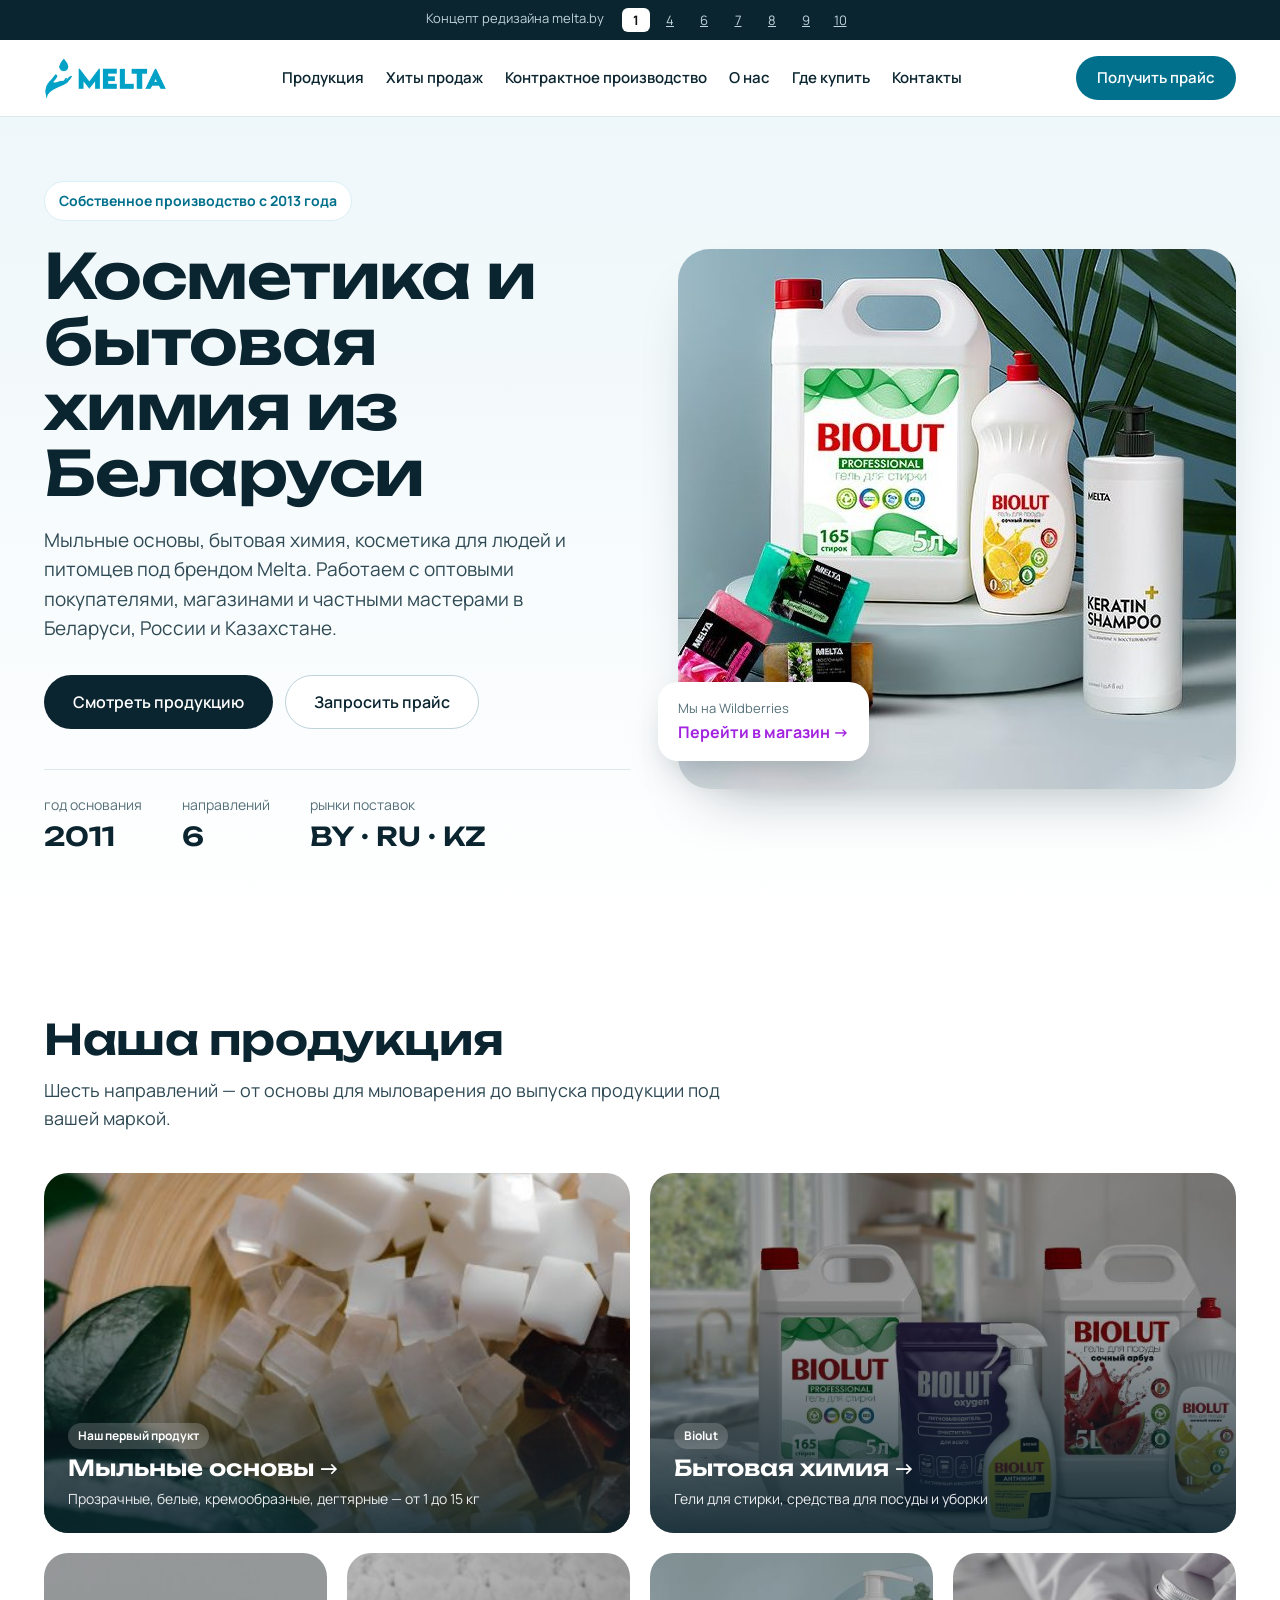
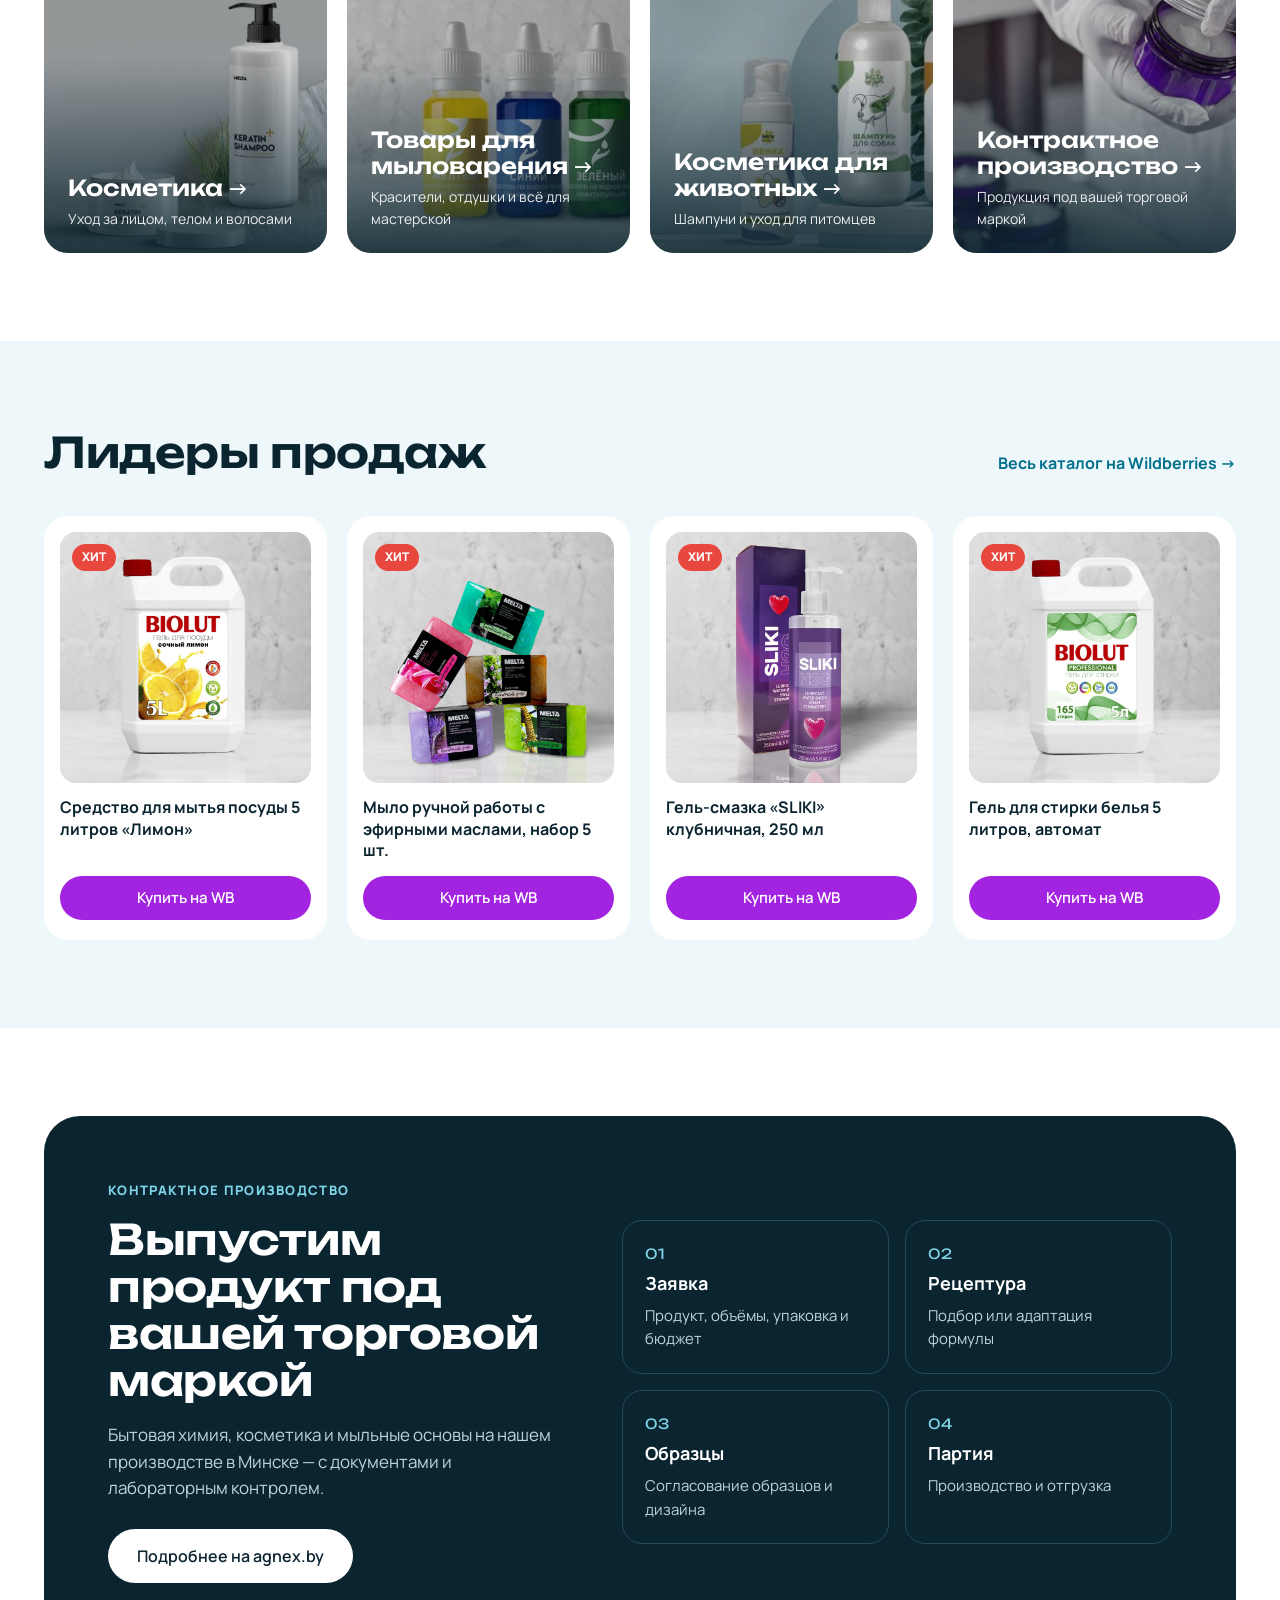
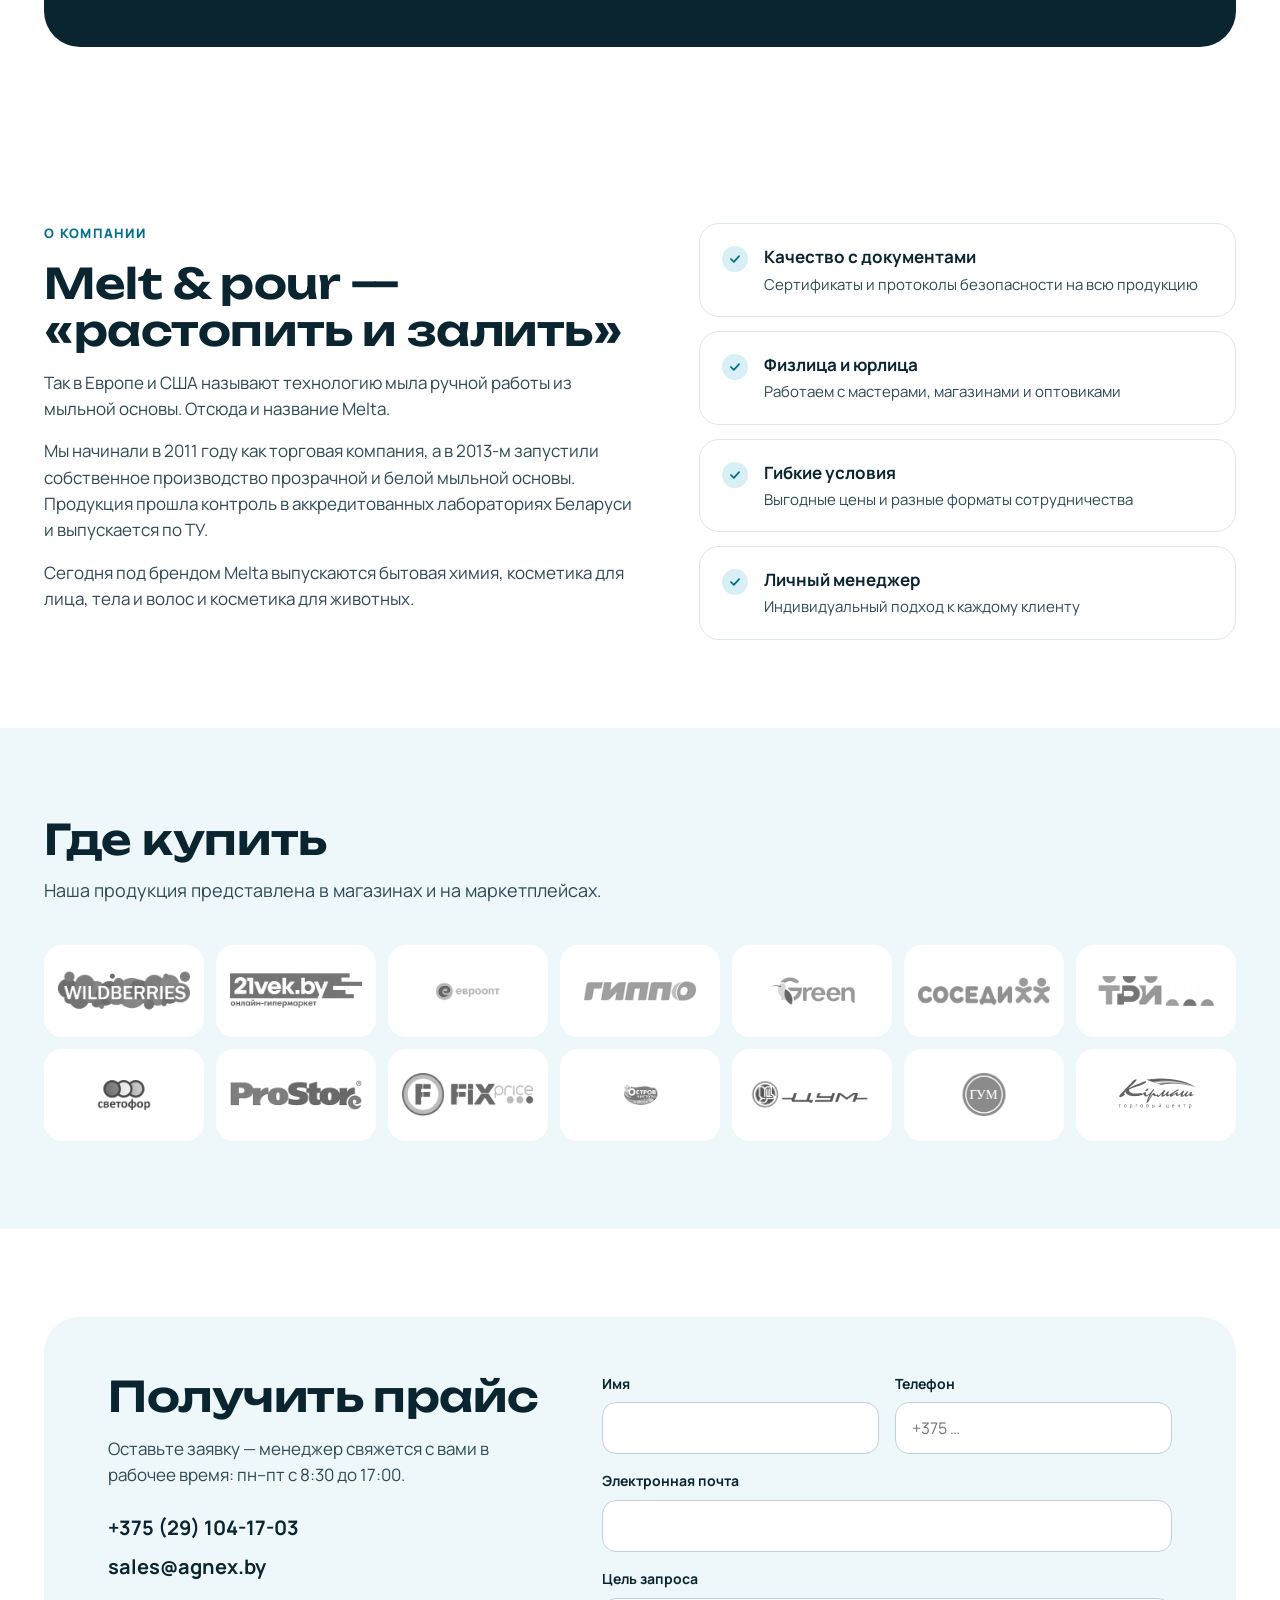
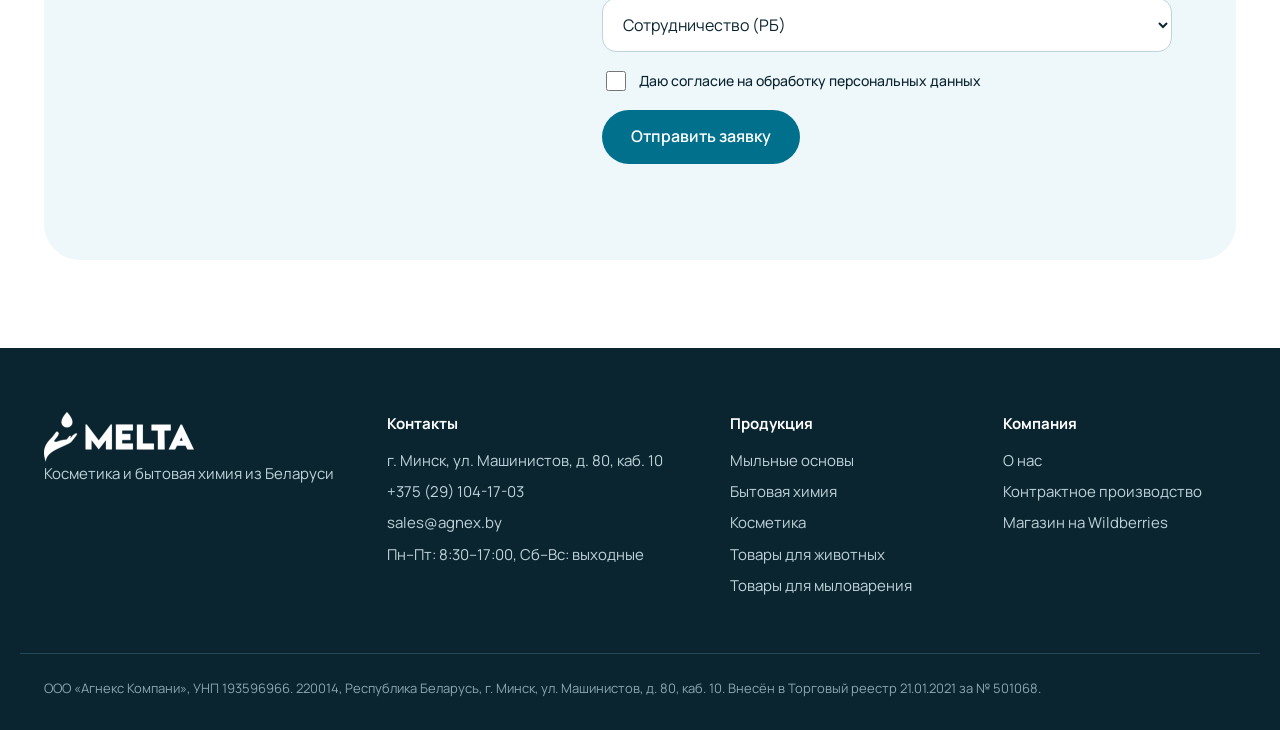
<file: index.html>
<!doctype html>
<html lang="ru">
<head>
  <meta charset="utf-8">
  <meta name="viewport" content="width=device-width, initial-scale=1">
  <title>Melta — косметика и бытовая химия из Беларуси</title>
  <meta name="description" content="Мыльные основы, бытовая химия, косметика и товары для животных собственного производства. Опт и розница в Беларуси, России и Казахстане.">
  <link rel="preconnect" href="https://fonts.googleapis.com">
  <link rel="preconnect" href="https://fonts.gstatic.com" crossorigin>
  <link href="https://fonts.googleapis.com/css2?family=Manrope:wght@400;500;600;700;800&family=Unbounded:wght@500;600;700&display=swap" rel="stylesheet">
  <link rel="stylesheet" href="styles.css">
</head>
<body>

<a class="skip" href="#main">Перейти к содержанию</a>

<div class="variants">
  <span>Концепт редизайна melta.by</span>
  <nav aria-label="Варианты дизайна"><a href="./" aria-current="page">1</a><a href="v4/">4</a><a href="v6/">6</a><a href="v7/">7</a><a href="v8/">8</a><a href="v9/">9</a><a href="v10/">10</a></nav>
</div>

<header class="header" id="top">
  <div class="container header__row">
    <a class="logo" href="#top" aria-label="Melta — на главную">
      <img src="assets/melta-logo-header.png" alt="Melta" width="140" height="50">
    </a>
    <nav class="nav" id="nav" aria-label="Основное меню">
      <a href="#products">Продукция</a>
      <a href="#bestsellers">Хиты продаж</a>
      <a href="#contract">Контрактное производство</a>
      <a href="#about">О нас</a>
      <a href="#where">Где купить</a>
      <a href="#contacts">Контакты</a>
    </nav>
    <a class="header__phone" href="tel:+375291041703">+375 (29) 104-17-03</a>
    <a class="btn btn--primary header__cta" href="#price">Получить прайс</a>
    <button class="burger" type="button" aria-label="Открыть меню" aria-expanded="false" aria-controls="nav">
      <span></span><span></span><span></span>
    </button>
  </div>
</header>

<main id="main">

  <section class="hero">
    <div class="container hero__grid">
      <div class="hero__text">
        <span class="pill">Собственное производство с 2013 года</span>
        <h1>Косметика и бытовая химия из Беларуси</h1>
        <p class="lead">Мыльные основы, бытовая химия, косметика для людей и питомцев под брендом Melta. Работаем с оптовыми покупателями, магазинами и частными мастерами в Беларуси, России и Казахстане.</p>
        <div class="hero__actions">
          <a class="btn btn--dark btn--lg" href="#products">Смотреть продукцию</a>
          <a class="btn btn--ghost btn--lg" href="#price">Запросить прайс</a>
        </div>
        <dl class="facts">
          <div><dt>2011</dt><dd>год основания</dd></div>
          <div><dt>6</dt><dd>направлений</dd></div>
          <div><dt>BY · RU · KZ</dt><dd>рынки поставок</dd></div>
        </dl>
      </div>
      <div class="hero__media">
        <img src="assets/hero-products.jpg" alt="Продукция Melta: гель для стирки, средство для посуды, шампунь и мыло ручной работы" width="680" height="540">
        <a class="hero__badge" href="https://www.wildberries.by/seller/450099" target="_blank" rel="noopener">
          <span>Мы на Wildberries</span>
          <strong>Перейти в магазин →</strong>
        </a>
      </div>
    </div>
  </section>

  <section class="section" id="products">
    <div class="container">
      <div class="section__head">
        <h2>Наша продукция</h2>
        <p>Шесть направлений — от основы для мыловарения до выпуска продукции под вашей маркой.</p>
      </div>
      <div class="cats">
        <a class="cat cat--wide" href="https://melta.by/product-category/soap-base/">
          <img src="assets/mylnaya-osnova.jpg" alt="" loading="lazy">
          <span class="cat__body"><span class="cat__tag">Наш первый продукт</span><span class="cat__title">Мыльные основы</span><span class="cat__text">Прозрачные, белые, кремообразные, дегтярные — от 1 до 15 кг</span></span>
        </a>
        <a class="cat cat--wide" href="https://melta.by/product-category/domestic-chemicals/">
          <img src="assets/bytovaya-himiya-2.jpg" alt="" loading="lazy">
          <span class="cat__body"><span class="cat__tag">Biolut</span><span class="cat__title">Бытовая химия</span><span class="cat__text">Гели для стирки, средства для посуды и уборки</span></span>
        </a>
        <a class="cat" href="https://melta.by/product-category/cosmetics/">
          <img src="assets/kosmetika-2.jpg" alt="" loading="lazy">
          <span class="cat__body"><span class="cat__title">Косметика</span><span class="cat__text">Уход за лицом, телом и волосами</span></span>
        </a>
        <a class="cat" href="https://melta.by/product-category/soap-making/">
          <img src="assets/dlya-mylovareniya.jpg" alt="" loading="lazy">
          <span class="cat__body"><span class="cat__title">Товары для мыловарения</span><span class="cat__text">Красители, отдушки и всё для мастерской</span></span>
        </a>
        <a class="cat" href="https://melta.by/product-category/pet-products/">
          <img src="assets/dlya-zhivotnih-1.jpg" alt="" loading="lazy">
          <span class="cat__body"><span class="cat__title">Косметика для животных</span><span class="cat__text">Шампуни и уход для питомцев</span></span>
        </a>
        <a class="cat cat--accent" href="#contract">
          <img src="assets/kontrakntoe-proizvodstvo.jpg" alt="" loading="lazy">
          <span class="cat__body"><span class="cat__title">Контрактное производство</span><span class="cat__text">Продукция под вашей торговой маркой</span></span>
        </a>
      </div>
    </div>
  </section>

  <section class="section section--tint" id="bestsellers">
    <div class="container">
      <div class="section__head section__head--row">
        <h2>Лидеры продаж</h2>
        <a class="link-arrow" href="https://www.wildberries.by/seller/450099" target="_blank" rel="noopener">Весь каталог на Wildberries →</a>
      </div>
      <div class="products">
        <article class="product">
          <div class="product__img"><span class="badge">Хит</span><img src="assets/sredstvo-dlya-mytya-posudy-5-litrov-limon-800x800.jpg" alt="Средство для мытья посуды 5 литров, лимон" loading="lazy"></div>
          <h3>Средство для мытья посуды 5 литров «Лимон»</h3>
          <a class="btn btn--wb" href="https://www.wildberries.by/catalog/209417211/detail.aspx" target="_blank" rel="noopener">Купить на WB</a>
        </article>
        <article class="product">
          <div class="product__img"><span class="badge">Хит</span><img src="assets/mylo-ruchnoj-raboty-s-efirnymi-maslami-nabor-5-sht-roza-myata-vostochnyj-lavanda-bereza-800x800.jpg" alt="Набор мыла ручной работы с эфирными маслами, 5 шт." loading="lazy"></div>
          <h3>Мыло ручной работы с эфирными маслами, набор 5 шт.</h3>
          <a class="btn btn--wb" href="https://www.wildberries.ru/catalog/200578459/detail.aspx" target="_blank" rel="noopener">Купить на WB</a>
        </article>
        <article class="product">
          <div class="product__img"><span class="badge">Хит</span><img src="assets/gel-smazka-sliki-klubnichnaya-na-vodnoj-osnove-250ml-800x800.jpg" alt="Гель-смазка SLIKI клубничная, 250 мл" loading="lazy"></div>
          <h3>Гель-смазка «SLIKI» клубничная, 250 мл</h3>
          <a class="btn btn--wb" href="https://www.wildberries.ru/catalog/399568585/detail.aspx" target="_blank" rel="noopener">Купить на WB</a>
        </article>
        <article class="product">
          <div class="product__img"><span class="badge">Хит</span><img src="assets/gel-dlya-stirki-belya-5-litrov-avtomat-800x800.jpg" alt="Гель для стирки белья 5 литров, автомат" loading="lazy"></div>
          <h3>Гель для стирки белья 5 литров, автомат</h3>
          <a class="btn btn--wb" href="https://www.wildberries.by/catalog/221596715/detail.aspx" target="_blank" rel="noopener">Купить на WB</a>
        </article>
      </div>
    </div>
  </section>

  <section class="section" id="contract">
    <div class="container">
      <div class="contract">
        <div class="contract__text">
          <span class="eyebrow">Контрактное производство</span>
          <h2>Выпустим продукт под вашей торговой маркой</h2>
          <p>Бытовая химия, косметика и мыльные основы на нашем производстве в Минске — с документами и лабораторным контролем.</p>
          <a class="btn btn--light btn--lg" href="https://agnex.by" target="_blank" rel="noopener">Подробнее на agnex.by</a>
        </div>
        <ol class="steps">
          <li><span>01</span><strong>Заявка</strong>Продукт, объёмы, упаковка и бюджет</li>
          <li><span>02</span><strong>Рецептура</strong>Подбор или адаптация формулы</li>
          <li><span>03</span><strong>Образцы</strong>Согласование образцов и дизайна</li>
          <li><span>04</span><strong>Партия</strong>Производство и отгрузка</li>
        </ol>
      </div>
    </div>
  </section>

  <section class="section" id="about">
    <div class="container about">
      <div class="about__story">
        <span class="eyebrow eyebrow--dark">О компании</span>
        <h2>Melt &amp; pour — «растопить и залить»</h2>
        <p>Так в Европе и США называют технологию мыла ручной работы из мыльной основы. Отсюда и название Melta.</p>
        <p>Мы начинали в 2011 году как торговая компания, а в 2013-м запустили собственное производство прозрачной и белой мыльной основы. Продукция прошла контроль в аккредитованных лабораториях Беларуси и выпускается по ТУ.</p>
        <p>Сегодня под брендом Melta выпускаются бытовая химия, косметика для лица, тела и волос и косметика для животных.</p>
      </div>
      <ul class="why">
        <li><strong>Качество с документами</strong>Сертификаты и протоколы безопасности на всю продукцию</li>
        <li><strong>Физлица и юрлица</strong>Работаем с мастерами, магазинами и оптовиками</li>
        <li><strong>Гибкие условия</strong>Выгодные цены и разные форматы сотрудничества</li>
        <li><strong>Личный менеджер</strong>Индивидуальный подход к каждому клиенту</li>
      </ul>
    </div>
  </section>

  <section class="section section--tint" id="where">
    <div class="container">
      <div class="section__head">
        <h2>Где купить</h2>
        <p>Наша продукция представлена в магазинах и на маркетплейсах.</p>
      </div>
      <ul class="stores">
        <li><img src="assets/wb-logo.png" alt="Wildberries" loading="lazy"></li>
        <li><img src="assets/21vek-logo.png" alt="21vek.by" loading="lazy"></li>
        <li><img src="assets/evroopt.png" alt="Евроопт" loading="lazy"></li>
        <li><img src="assets/gippo.png" alt="Гиппо" loading="lazy"></li>
        <li><img src="assets/grin.png" alt="Green" loading="lazy"></li>
        <li><img src="assets/sosedi.png" alt="Соседи" loading="lazy"></li>
        <li><img src="assets/tri-czeny.png" alt="Три цены" loading="lazy"></li>
        <li><img src="assets/svetofor.png" alt="Светофор" loading="lazy"></li>
        <li><img src="assets/prostor.png" alt="ProStore" loading="lazy"></li>
        <li><img src="assets/fixprice_logo.svg-1.png" alt="Fix Price" loading="lazy"></li>
        <li><img src="assets/ostrov-chistotypng.png" alt="Остров чистоты" loading="lazy"></li>
        <li><img src="assets/tc-cum.png" alt="ЦУМ" loading="lazy"></li>
        <li><img src="assets/gum-logo.png" alt="ГУМ" loading="lazy"></li>
        <li><img src="assets/tc-kirmash-logo.png" alt="ТЦ Кирмаш" loading="lazy"></li>
      </ul>
    </div>
  </section>

  <section class="section" id="price">
    <div class="container">
      <div class="request">
        <div class="request__text">
          <h2>Получить прайс</h2>
          <p>Оставьте заявку — менеджер свяжется с вами в рабочее время: пн–пт с 8:30 до 17:00.</p>
          <ul class="request__contacts">
            <li><a href="tel:+375291041703">+375 (29) 104-17-03</a></li>
            <li><a href="mailto:sales@agnex.by">sales@agnex.by</a></li>
          </ul>
        </div>
        <form class="form" id="price-form" novalidate>
          <label>Имя<input name="name" type="text" autocomplete="name" required></label>
          <label>Телефон<input name="phone" type="tel" autocomplete="tel" placeholder="+375 …" required></label>
          <label class="form__full">Электронная почта<input name="email" type="email" autocomplete="email"></label>
          <label class="form__full">Цель запроса
            <select name="goal">
              <option>Сотрудничество (РБ)</option>
              <option>Сотрудничество (экспорт)</option>
              <option>Контрактное производство</option>
              <option>Пожелания и предложения</option>
            </select>
          </label>
          <label class="check form__full"><input name="agree" type="checkbox" required> Даю согласие на обработку персональных данных</label>
          <button class="btn btn--primary btn--lg form__full" type="submit">Отправить заявку</button>
          <p class="form__msg form__full" role="status" aria-live="polite"></p>
        </form>
      </div>
    </div>
  </section>

</main>

<footer class="footer" id="contacts">
  <div class="container footer__grid">
    <div>
      <img src="assets/white-logo-150x50.png" alt="Melta" width="150" height="50">
      <p>Косметика и бытовая химия из Беларуси</p>
    </div>
    <div>
      <h3>Контакты</h3>
      <p>г. Минск, ул. Машинистов, д. 80, каб. 10</p>
      <p><a href="tel:+375291041703">+375 (29) 104-17-03</a></p>
      <p><a href="mailto:sales@agnex.by">sales@agnex.by</a></p>
      <p>Пн–Пт: 8:30–17:00, Сб–Вс: выходные</p>
    </div>
    <div>
      <h3>Продукция</h3>
      <p><a href="https://melta.by/product-category/soap-base/">Мыльные основы</a></p>
      <p><a href="https://melta.by/product-category/domestic-chemicals/">Бытовая химия</a></p>
      <p><a href="https://melta.by/product-category/cosmetics/">Косметика</a></p>
      <p><a href="https://melta.by/product-category/pet-products/">Товары для животных</a></p>
      <p><a href="https://melta.by/product-category/soap-making/">Товары для мыловарения</a></p>
    </div>
    <div>
      <h3>Компания</h3>
      <p><a href="#about">О нас</a></p>
      <p><a href="https://agnex.by" target="_blank" rel="noopener">Контрактное производство</a></p>
      <p><a href="https://www.wildberries.by/seller/450099" target="_blank" rel="noopener">Магазин на Wildberries</a></p>
    </div>
  </div>
  <div class="container footer__legal">
    ООО «Агнекс Компани», УНП 193596966. 220014, Республика Беларусь, г. Минск, ул. Машинистов, д. 80, каб. 10. Внесён в Торговый реестр 21.01.2021 за № 501068.
  </div>
</footer>

<div class="mobile-bar">
  <a class="btn btn--ghost" href="tel:+375291041703">Позвонить</a>
  <a class="btn btn--primary" href="#price">Получить прайс</a>
</div>

<script src="script.js"></script>
</body>
</html>
</file>
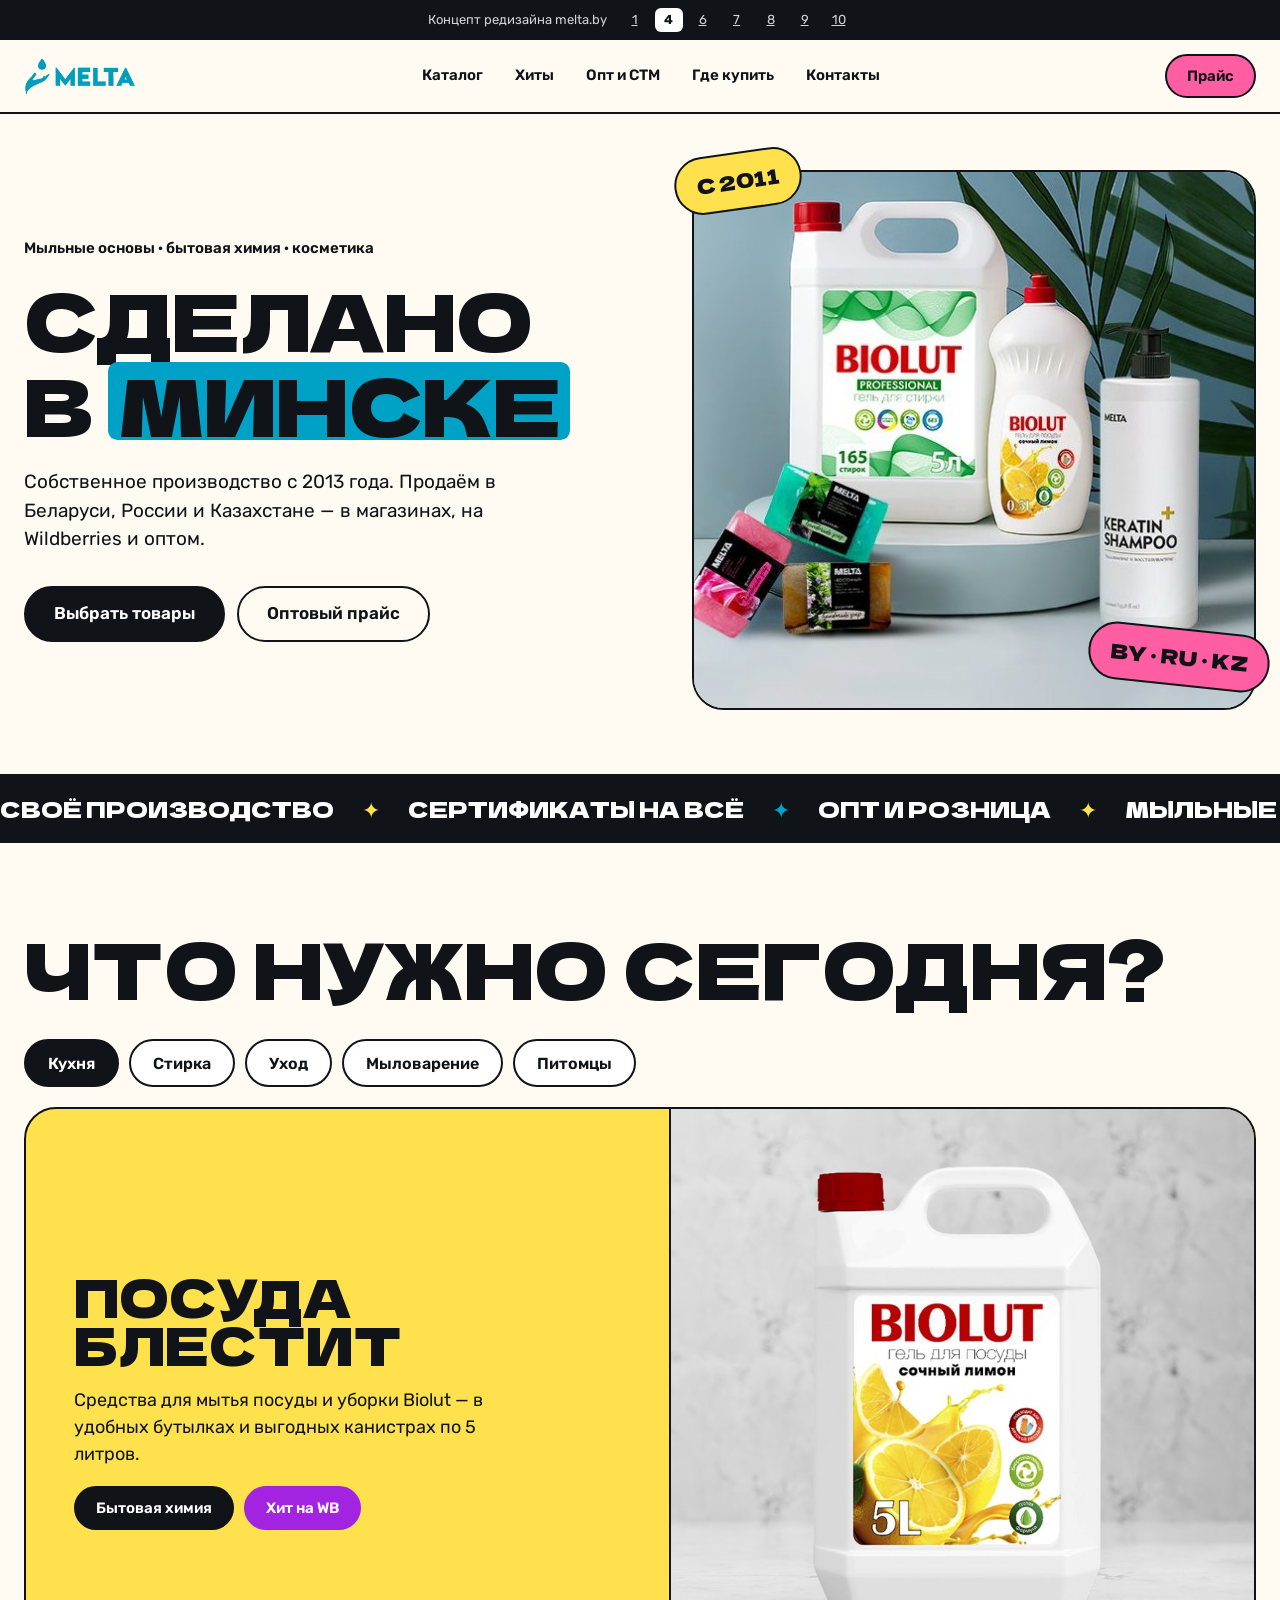
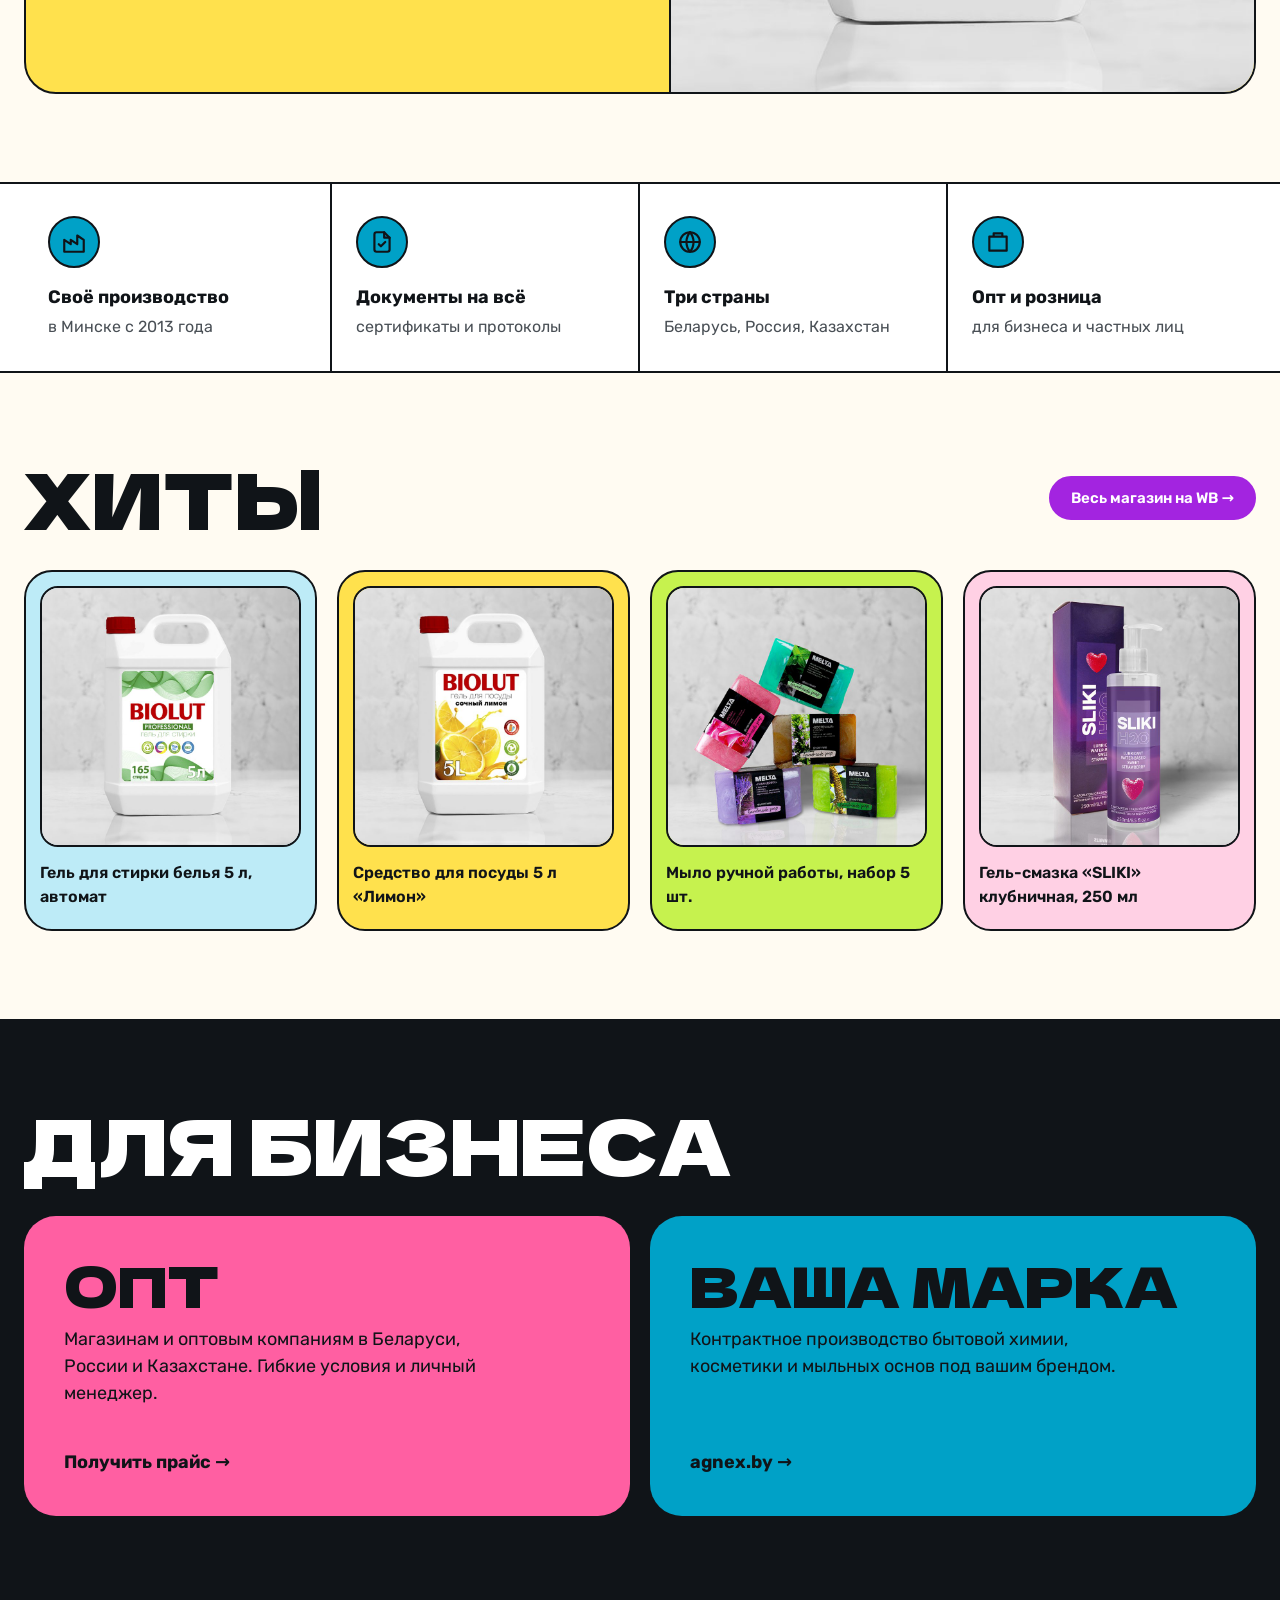
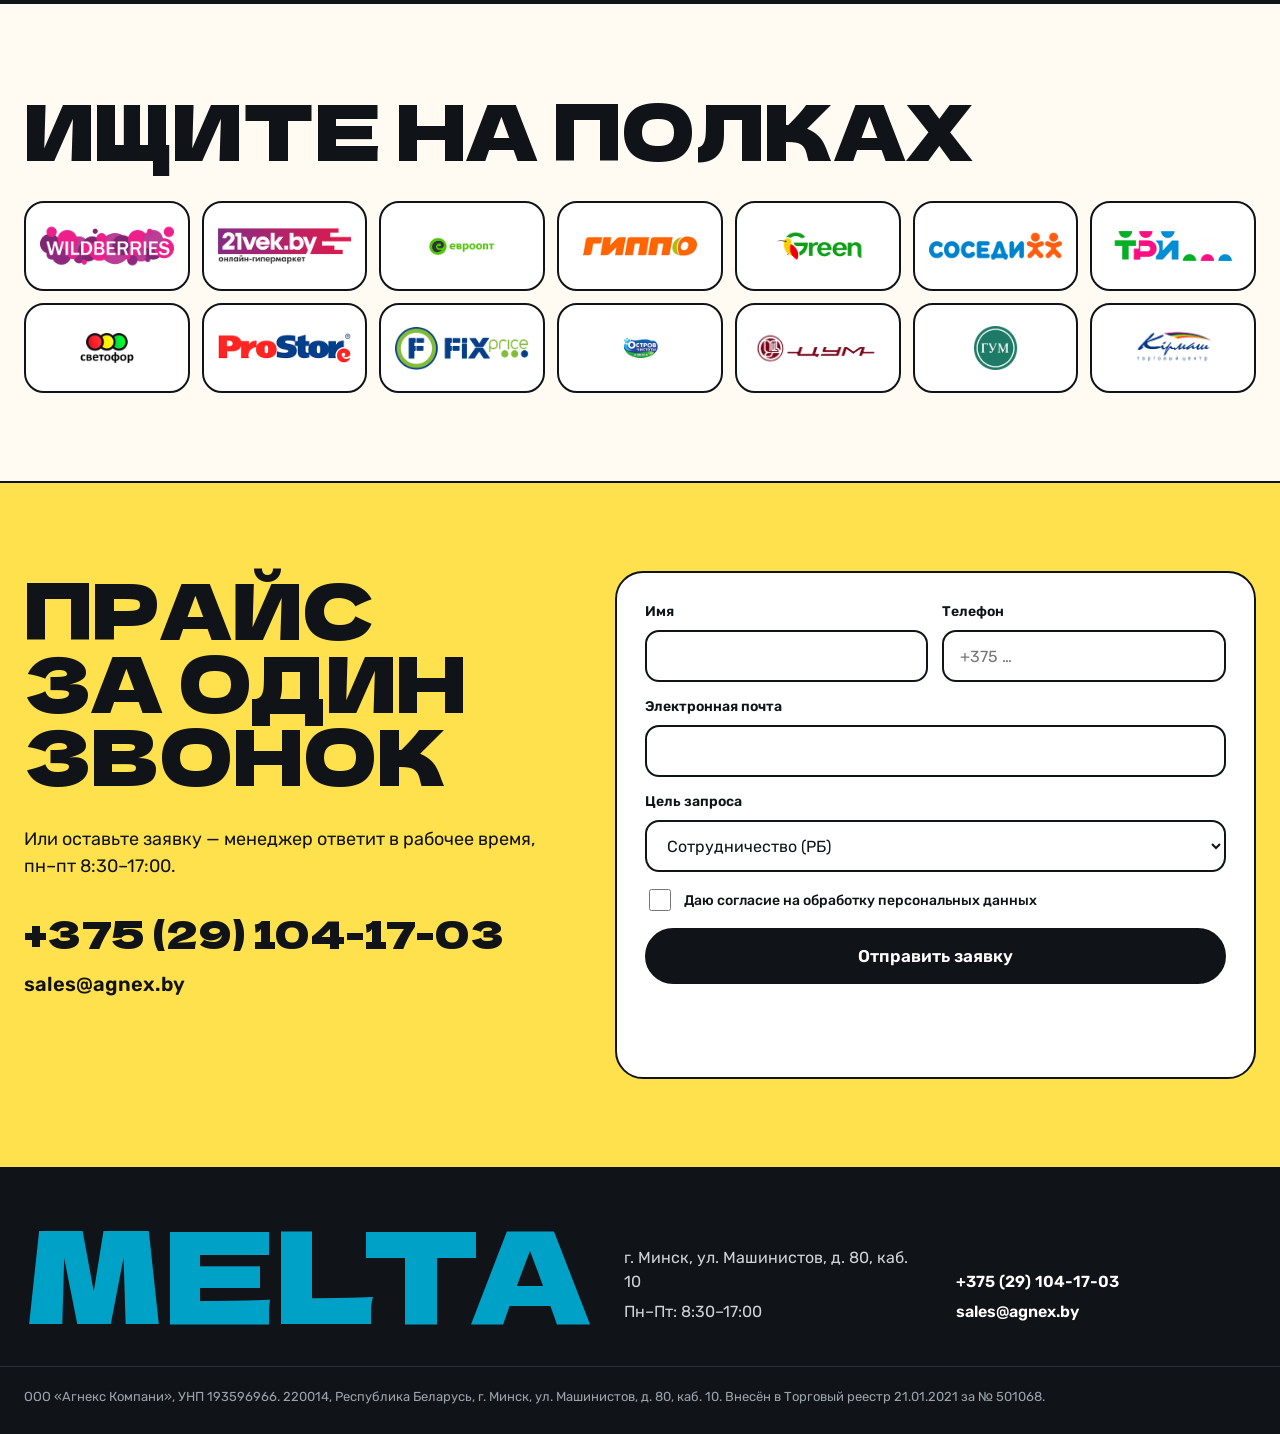
<file: v4/index.html>
<!doctype html>
<html lang="ru">
<head>
  <meta charset="utf-8">
  <meta name="viewport" content="width=device-width, initial-scale=1">
  <title>Melta — вариант 4 «Смелый поп»</title>
  <meta name="description" content="Мыльные основы, бытовая химия и косметика собственного производства из Минска.">
  <link rel="preconnect" href="https://fonts.googleapis.com">
  <link rel="preconnect" href="https://fonts.gstatic.com" crossorigin>
  <link href="https://fonts.googleapis.com/css2?family=Dela+Gothic+One&family=Rubik:wght@400;500;600;700&display=swap" rel="stylesheet">
  <link rel="stylesheet" href="styles.css">
</head>
<body>

<div class="variants">
  <span>Концепт редизайна melta.by</span>
  <nav aria-label="Варианты дизайна"><a href="../">1</a><a href="./" aria-current="page">4</a><a href="../v6/">6</a><a href="../v7/">7</a><a href="../v8/">8</a><a href="../v9/">9</a><a href="../v10/">10</a></nav>
</div>

<header class="header" id="top">
  <div class="container header__row">
    <a class="logo" href="#top" aria-label="Melta — на главную"><img src="../assets/melta-logo-header.png" alt="Melta" width="126" height="45"></a>
    <nav class="nav" id="nav" aria-label="Основное меню">
      <a href="#rooms">Каталог</a>
      <a href="#bestsellers">Хиты</a>
      <a href="#b2b">Опт и СТМ</a>
      <a href="#where">Где купить</a>
      <a href="#contacts">Контакты</a>
    </nav>
    <a class="btn btn--pink" href="#price">Прайс</a>
    <button class="burger" type="button" aria-label="Открыть меню" aria-expanded="false" aria-controls="nav"><span></span><span></span><span></span></button>
  </div>
</header>

<main id="main">

  <section class="hero">
    <div class="container hero__grid">
      <div class="hero__text">
        <p class="hero__kicker">Мыльные основы · бытовая химия · косметика</p>
        <h1>Сделано<br>в&nbsp;<span class="hl">Минске</span></h1>
        <p class="hero__lead">Собственное производство с 2013 года. Продаём в Беларуси, России и Казахстане — в магазинах, на Wildberries и оптом.</p>
        <div class="hero__actions">
          <a class="btn btn--ink btn--lg" href="#rooms">Выбрать товары</a>
          <a class="btn btn--outline btn--lg" href="#price">Оптовый прайс</a>
        </div>
      </div>
      <div class="hero__media">
        <img src="../assets/hero-products.jpg" alt="Продукция Melta: гель для стирки, средство для посуды, шампунь и мыло" width="680" height="540">
        <span class="sticker sticker--a">с&nbsp;2011</span>
        <span class="sticker sticker--b">BY · RU · KZ</span>
      </div>
    </div>
  </section>

  <div class="ticker" aria-hidden="true">
    <div class="ticker__track">
      <span>Своё производство</span><span>✦</span><span>Сертификаты на всё</span><span>✦</span><span>Опт и розница</span><span>✦</span><span>Мыльные основы от 1 до 15 кг</span><span>✦</span><span>Под вашей маркой</span><span>✦</span>
      <span>Своё производство</span><span>✦</span><span>Сертификаты на всё</span><span>✦</span><span>Опт и розница</span><span>✦</span><span>Мыльные основы от 1 до 15 кг</span><span>✦</span><span>Под вашей маркой</span><span>✦</span>
    </div>
  </div>

  <section class="section" id="rooms">
    <div class="container">
      <h2>Что нужно сегодня?</h2>
      <div class="tabs" role="tablist" aria-label="Каталог по задачам">
        <button role="tab" id="t-kitchen" aria-controls="p-kitchen" aria-selected="true">Кухня</button>
        <button role="tab" id="t-laundry" aria-controls="p-laundry" aria-selected="false" tabindex="-1">Стирка</button>
        <button role="tab" id="t-care" aria-controls="p-care" aria-selected="false" tabindex="-1">Уход</button>
        <button role="tab" id="t-craft" aria-controls="p-craft" aria-selected="false" tabindex="-1">Мыловарение</button>
        <button role="tab" id="t-pets" aria-controls="p-pets" aria-selected="false" tabindex="-1">Питомцы</button>
      </div>

      <div class="panel panel--yellow" role="tabpanel" id="p-kitchen" aria-labelledby="t-kitchen">
        <div class="panel__text">
          <h3>Посуда блестит</h3>
          <p>Средства для мытья посуды и уборки Biolut — в удобных бутылках и выгодных канистрах по 5 литров.</p>
          <div class="panel__links"><a class="btn btn--ink" href="https://melta.by/product-category/domestic-chemicals/">Бытовая химия</a><a class="btn btn--wb" href="https://www.wildberries.by/catalog/209417211/detail.aspx" target="_blank" rel="noopener">Хит на WB</a></div>
        </div>
        <img src="../assets/sredstvo-dlya-mytya-posudy-5-litrov-limon-800x800.jpg" alt="Средство для мытья посуды 5 литров, лимон">
      </div>
      <div class="panel panel--cyan" role="tabpanel" id="p-laundry" aria-labelledby="t-laundry" hidden>
        <div class="panel__text">
          <h3>Стирка без лишнего</h3>
          <p>Гели для стирки для автоматических машин — для белого и цветного белья.</p>
          <div class="panel__links"><a class="btn btn--ink" href="https://melta.by/product-category/domestic-chemicals/">Бытовая химия</a><a class="btn btn--wb" href="https://www.wildberries.by/catalog/221596715/detail.aspx" target="_blank" rel="noopener">Хит на WB</a></div>
        </div>
        <img src="../assets/gel-dlya-stirki-belya-5-litrov-avtomat-800x800.jpg" alt="Гель для стирки белья 5 литров">
      </div>
      <div class="panel panel--pink" role="tabpanel" id="p-care" aria-labelledby="t-care" hidden>
        <div class="panel__text">
          <h3>Уход каждый день</h3>
          <p>Косметика для лица, тела и волос и мыло ручной работы с эфирными маслами.</p>
          <div class="panel__links"><a class="btn btn--ink" href="https://melta.by/product-category/cosmetics/">Косметика</a><a class="btn btn--wb" href="https://www.wildberries.ru/catalog/200578459/detail.aspx" target="_blank" rel="noopener">Хит на WB</a></div>
        </div>
        <img src="../assets/kosmetika-2.jpg" alt="Косметика Melta">
      </div>
      <div class="panel panel--lime" role="tabpanel" id="p-craft" aria-labelledby="t-craft" hidden>
        <div class="panel__text">
          <h3>Растопить и залить</h3>
          <p>Мыльные основы — прозрачные, белые, кремообразные, дегтярные — и всё для домашней мастерской.</p>
          <div class="panel__links"><a class="btn btn--ink" href="https://melta.by/product-category/soap-base/">Мыльные основы</a><a class="btn btn--outline" href="https://melta.by/product-category/soap-making/">Для мыловарения</a></div>
        </div>
        <img src="../assets/mylnaya-osnova.jpg" alt="Мыльная основа">
      </div>
      <div class="panel panel--peach" role="tabpanel" id="p-pets" aria-labelledby="t-pets" hidden>
        <div class="panel__text">
          <h3>Для хвостатых</h3>
          <p>Шампуни и средства ухода для домашних животных.</p>
          <div class="panel__links"><a class="btn btn--ink" href="https://melta.by/product-category/pet-products/">Товары для животных</a></div>
        </div>
        <img src="../assets/dlya-zhivotnih-1.jpg" alt="Косметика для животных">
      </div>
    </div>
  </section>

  <section class="values">
    <div class="container values__grid">
      <div class="value"><span class="value__icon" aria-hidden="true"><svg viewBox="0 0 24 24" fill="none" stroke="currentColor" stroke-width="2" stroke-linecap="round" stroke-linejoin="round"><path d="M3 21V10l6 4V10l6 4V6l6 4v11z"/></svg></span><strong>Своё производство</strong><span>в Минске с 2013 года</span></div>
      <div class="value"><span class="value__icon" aria-hidden="true"><svg viewBox="0 0 24 24" fill="none" stroke="currentColor" stroke-width="2" stroke-linecap="round" stroke-linejoin="round"><path d="M14 3H7a2 2 0 0 0-2 2v14a2 2 0 0 0 2 2h10a2 2 0 0 0 2-2V8z"/><path d="M14 3v5h5M9 14l2 2 4-4"/></svg></span><strong>Документы на всё</strong><span>сертификаты и протоколы</span></div>
      <div class="value"><span class="value__icon" aria-hidden="true"><svg viewBox="0 0 24 24" fill="none" stroke="currentColor" stroke-width="2" stroke-linecap="round" stroke-linejoin="round"><circle cx="12" cy="12" r="9"/><path d="M3 12h18M12 3a14 14 0 0 1 0 18M12 3a14 14 0 0 0 0 18"/></svg></span><strong>Три страны</strong><span>Беларусь, Россия, Казахстан</span></div>
      <div class="value"><span class="value__icon" aria-hidden="true"><svg viewBox="0 0 24 24" fill="none" stroke="currentColor" stroke-width="2" stroke-linecap="round" stroke-linejoin="round"><path d="M20 7H4v13h16zM16 7V4H8v3"/></svg></span><strong>Опт и розница</strong><span>для бизнеса и частных лиц</span></div>
    </div>
  </section>

  <section class="section" id="bestsellers">
    <div class="container">
      <div class="head-row">
        <h2>Хиты</h2>
        <a class="btn btn--wb" href="https://www.wildberries.by/seller/450099" target="_blank" rel="noopener">Весь магазин на WB →</a>
      </div>
      <div class="cards">
        <a class="card card--cyan" href="https://www.wildberries.by/catalog/221596715/detail.aspx" target="_blank" rel="noopener"><img src="../assets/gel-dlya-stirki-belya-5-litrov-avtomat-800x800.jpg" alt="" loading="lazy"><span>Гель для стирки белья 5 л, автомат</span></a>
        <a class="card card--yellow" href="https://www.wildberries.by/catalog/209417211/detail.aspx" target="_blank" rel="noopener"><img src="../assets/sredstvo-dlya-mytya-posudy-5-litrov-limon-800x800.jpg" alt="" loading="lazy"><span>Средство для посуды 5 л «Лимон»</span></a>
        <a class="card card--lime" href="https://www.wildberries.ru/catalog/200578459/detail.aspx" target="_blank" rel="noopener"><img src="../assets/mylo-ruchnoj-raboty-s-efirnymi-maslami-nabor-5-sht-roza-myata-vostochnyj-lavanda-bereza-800x800.jpg" alt="" loading="lazy"><span>Мыло ручной работы, набор 5 шт.</span></a>
        <a class="card card--pink" href="https://www.wildberries.ru/catalog/399568585/detail.aspx" target="_blank" rel="noopener"><img src="../assets/gel-smazka-sliki-klubnichnaya-na-vodnoj-osnove-250ml-800x800.jpg" alt="" loading="lazy"><span>Гель-смазка «SLIKI» клубничная, 250 мл</span></a>
      </div>
    </div>
  </section>

  <section class="section section--ink" id="b2b">
    <div class="container b2b">
      <h2>Для бизнеса</h2>
      <div class="b2b__grid">
        <a class="b2b__card b2b__card--pink" href="#price">
          <strong>Опт</strong>
          <span>Магазинам и оптовым компаниям в Беларуси, России и Казахстане. Гибкие условия и личный менеджер.</span>
          <em>Получить прайс →</em>
        </a>
        <a class="b2b__card b2b__card--cyan" href="https://agnex.by" target="_blank" rel="noopener">
          <strong>Ваша марка</strong>
          <span>Контрактное производство бытовой химии, косметики и мыльных основ под вашим брендом.</span>
          <em>agnex.by →</em>
        </a>
      </div>
    </div>
  </section>

  <section class="section" id="where">
    <div class="container">
      <h2>Ищите на полках</h2>
      <ul class="stores">
        <li><img src="../assets/wb-logo.png" alt="Wildberries" loading="lazy"></li>
        <li><img src="../assets/21vek-logo.png" alt="21vek.by" loading="lazy"></li>
        <li><img src="../assets/evroopt.png" alt="Евроопт" loading="lazy"></li>
        <li><img src="../assets/gippo.png" alt="Гиппо" loading="lazy"></li>
        <li><img src="../assets/grin.png" alt="Green" loading="lazy"></li>
        <li><img src="../assets/sosedi.png" alt="Соседи" loading="lazy"></li>
        <li><img src="../assets/tri-czeny.png" alt="Три цены" loading="lazy"></li>
        <li><img src="../assets/svetofor.png" alt="Светофор" loading="lazy"></li>
        <li><img src="../assets/prostor.png" alt="ProStore" loading="lazy"></li>
        <li><img src="../assets/fixprice_logo.svg-1.png" alt="Fix Price" loading="lazy"></li>
        <li><img src="../assets/ostrov-chistotypng.png" alt="Остров чистоты" loading="lazy"></li>
        <li><img src="../assets/tc-cum.png" alt="ЦУМ" loading="lazy"></li>
        <li><img src="../assets/gum-logo.png" alt="ГУМ" loading="lazy"></li>
        <li><img src="../assets/tc-kirmash-logo.png" alt="ТЦ Кирмаш" loading="lazy"></li>
      </ul>
    </div>
  </section>

  <section class="section section--yellow" id="price">
    <div class="container request">
      <div>
        <h2>Прайс за&nbsp;один звонок</h2>
        <p>Или оставьте заявку — менеджер ответит в рабочее время, пн–пт 8:30–17:00.</p>
        <a class="phone" href="tel:+375291041703">+375 (29) 104-17-03</a>
        <a class="mail" href="mailto:sales@agnex.by">sales@agnex.by</a>
      </div>
      <form class="form" id="price-form" novalidate>
        <label>Имя<input name="name" type="text" autocomplete="name" required></label>
        <label>Телефон<input name="phone" type="tel" autocomplete="tel" placeholder="+375 …" required></label>
        <label class="form__full">Электронная почта<input name="email" type="email" autocomplete="email"></label>
        <label class="form__full">Цель запроса
          <select name="goal"><option>Сотрудничество (РБ)</option><option>Сотрудничество (экспорт)</option><option>Контрактное производство</option><option>Пожелания и предложения</option></select>
        </label>
        <label class="check form__full"><input name="agree" type="checkbox" required> Даю согласие на обработку персональных данных</label>
        <button class="btn btn--ink btn--lg form__full" type="submit">Отправить заявку</button>
        <p class="form__msg form__full" role="status" aria-live="polite"></p>
      </form>
    </div>
  </section>

</main>

<footer class="footer" id="contacts">
  <div class="container footer__grid">
    <p class="footer__big">MELTA</p>
    <div><p>г. Минск, ул. Машинистов, д. 80, каб. 10</p><p>Пн–Пт: 8:30–17:00</p></div>
    <div><p><a href="tel:+375291041703">+375 (29) 104-17-03</a></p><p><a href="mailto:sales@agnex.by">sales@agnex.by</a></p></div>
  </div>
  <div class="container footer__legal">ООО «Агнекс Компани», УНП 193596966. 220014, Республика Беларусь, г. Минск, ул. Машинистов, д. 80, каб. 10. Внесён в Торговый реестр 21.01.2021 за № 501068.</div>
</footer>

<script src="../script.js"></script>
<script src="tabs.js"></script>
</body>
</html>
</file>
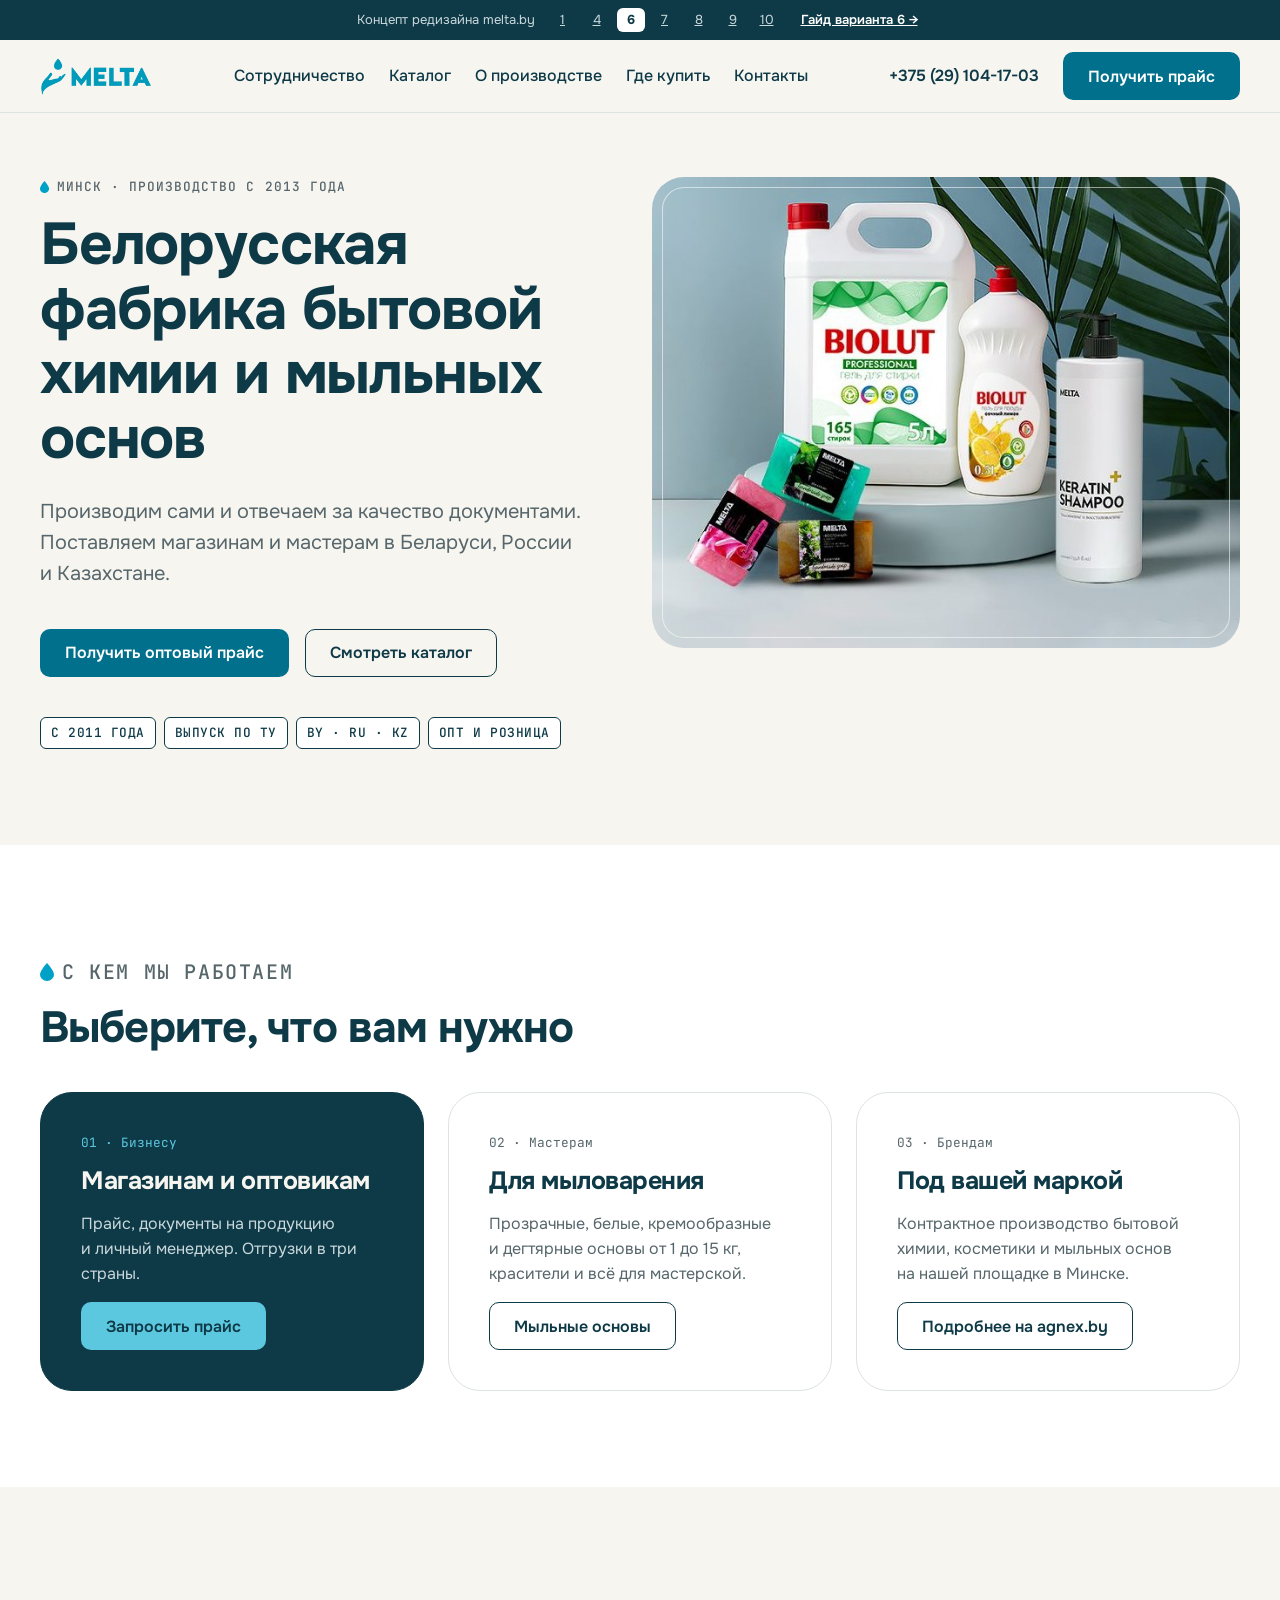
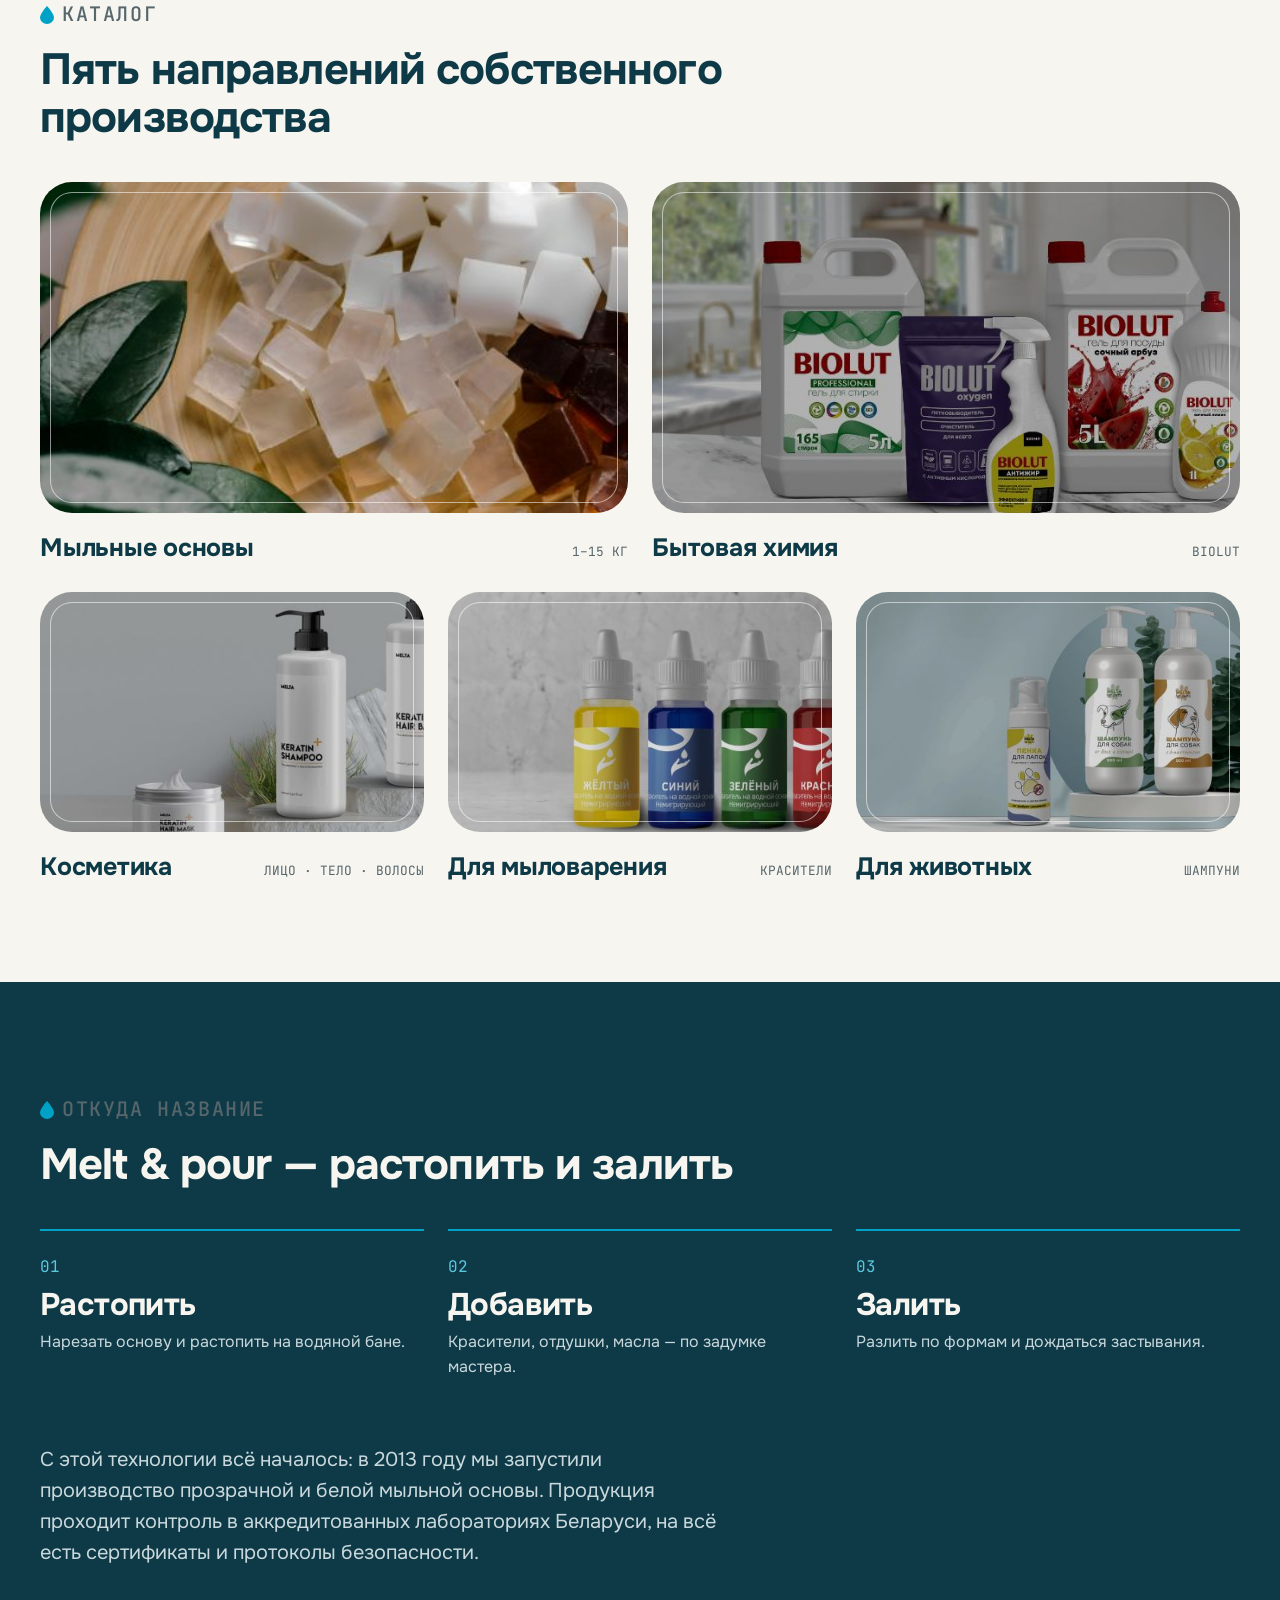
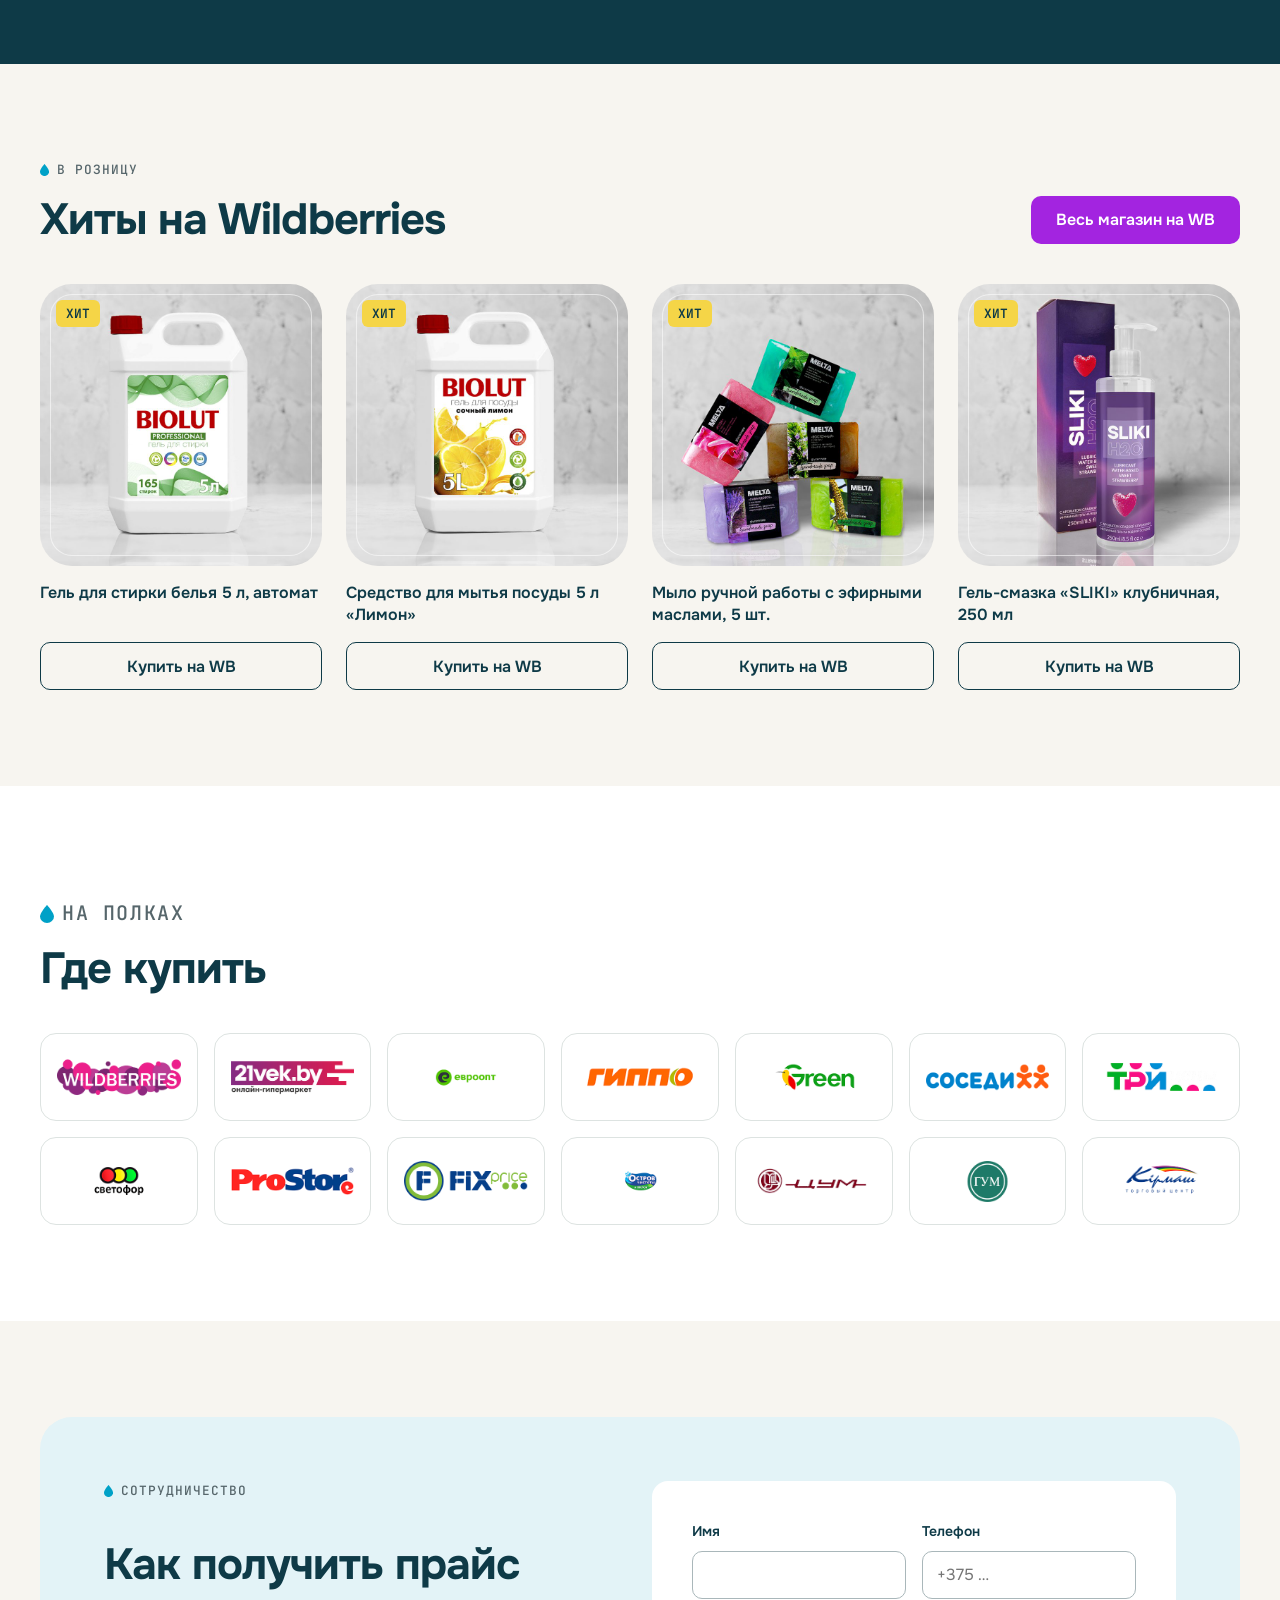
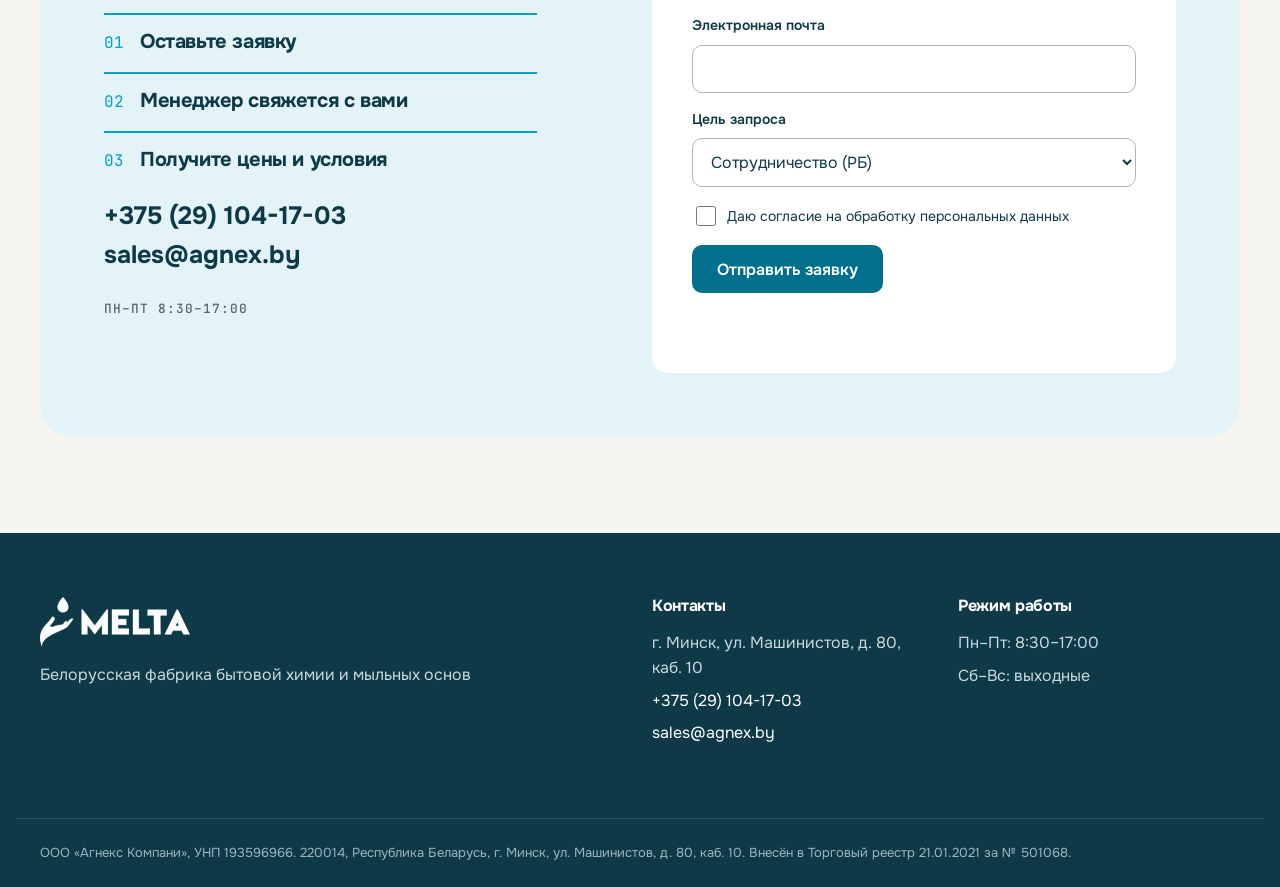
<file: v6/index.html>
<!doctype html>
<html lang="ru">
<head>
  <meta charset="utf-8">
  <meta name="viewport" content="width=device-width, initial-scale=1">
  <title>Melta — белорусская фабрика бытовой химии и мыльных основ</title>
  <meta name="description" content="Мыльные основы, бытовая химия и косметика собственного производства. Опт в Беларусь, Россию и Казахстан, контрактное производство.">
  <link rel="preconnect" href="https://fonts.googleapis.com">
  <link rel="preconnect" href="https://fonts.gstatic.com" crossorigin>
  <link href="https://fonts.googleapis.com/css2?family=Onest:wght@400;500;600;700&family=JetBrains+Mono:wght@500;600&display=swap" rel="stylesheet">
  <link rel="stylesheet" href="styles.css">
</head>
<body>

<div class="variants">
  <span>Концепт редизайна melta.by</span>
  <nav aria-label="Варианты дизайна"><a href="../">1</a><a href="../v4/">4</a><a href="./" aria-current="page">6</a><a href="../v7/">7</a><a href="../v8/">8</a><a href="../v9/">9</a><a href="../v10/">10</a></nav>
  <a class="guide-link" href="brand.html">Гайд варианта 6 →</a>
</div>

<header class="header" id="top">
  <div class="container header__row">
    <a class="logo" href="#top" aria-label="Melta — на главную"><img src="../assets/melta-logo-header.png" alt="Melta" width="112" height="40"></a>
    <nav class="nav" id="nav" aria-label="Основное меню">
      <a href="#audience">Сотрудничество</a>
      <a href="#catalog">Каталог</a>
      <a href="#process">О производстве</a>
      <a href="#where">Где купить</a>
      <a href="#contacts">Контакты</a>
    </nav>
    <a class="header__phone" href="tel:+375291041703">+375 (29) 104-17-03</a>
    <a class="btn btn--primary" href="#price">Получить прайс</a>
    <button class="burger" type="button" aria-label="Открыть меню" aria-expanded="false" aria-controls="nav"><span></span><span></span><span></span></button>
  </div>
</header>

<main id="main">

  <section class="hero">
    <div class="container grid">
      <div class="hero__text">
        <p class="eyebrow"><span class="drop" aria-hidden="true"></span>Минск · производство с&nbsp;2013 года</p>
        <h1>Белорусская фабрика бытовой химии и&nbsp;мыльных основ</h1>
        <p class="hero__lead">Производим сами и&nbsp;отвечаем за&nbsp;качество документами. Поставляем магазинам и&nbsp;мастерам в&nbsp;Беларуси, России и&nbsp;Казахстане.</p>
        <div class="hero__actions">
          <a class="btn btn--primary" href="#price">Получить оптовый прайс</a>
          <a class="btn btn--secondary" href="#catalog">Смотреть каталог</a>
        </div>
        <ul class="tags" aria-label="Коротко о компании">
          <li class="tag">С 2011 года</li>
          <li class="tag">Выпуск по ТУ</li>
          <li class="tag">BY · RU · KZ</li>
          <li class="tag">Опт и розница</li>
        </ul>
      </div>
      <div class="hero__media bar">
        <img src="../assets/hero-products.jpg" alt="Продукция Melta: гель для стирки, средство для посуды, шампунь и мыло ручной работы" width="680" height="540">
      </div>
    </div>
  </section>

  <section class="section section--white" id="audience">
    <div class="container grid">
      <div class="section__head">
        <p class="eyebrow"><span class="drop" aria-hidden="true"></span>С кем мы работаем</p>
        <h2>Выберите, что вам нужно</h2>
      </div>
      <div class="audience">
        <article class="aud aud--accent">
          <span class="aud__n">01 · Бизнесу</span>
          <h3>Магазинам и&nbsp;оптовикам</h3>
          <p>Прайс, документы на&nbsp;продукцию и&nbsp;личный менеджер. Отгрузки в&nbsp;три страны.</p>
          <a class="btn btn--primary" href="#price">Запросить прайс</a>
        </article>
        <article class="aud">
          <span class="aud__n">02 · Мастерам</span>
          <h3>Для мыловарения</h3>
          <p>Прозрачные, белые, кремообразные и&nbsp;дегтярные основы от&nbsp;1 до&nbsp;15&nbsp;кг, красители и&nbsp;всё для мастерской.</p>
          <a class="btn btn--secondary" href="https://melta.by/product-category/soap-base/">Мыльные основы</a>
        </article>
        <article class="aud">
          <span class="aud__n">03 · Брендам</span>
          <h3>Под вашей маркой</h3>
          <p>Контрактное производство бытовой химии, косметики и&nbsp;мыльных основ на&nbsp;нашей площадке в&nbsp;Минске.</p>
          <a class="btn btn--secondary" href="https://agnex.by" target="_blank" rel="noopener">Подробнее на agnex.by</a>
        </article>
      </div>
    </div>
  </section>

  <section class="section" id="catalog">
    <div class="container grid">
      <div class="section__head">
        <p class="eyebrow"><span class="drop" aria-hidden="true"></span>Каталог</p>
        <h2>Пять направлений собственного производства</h2>
      </div>
      <div class="cats">
        <a class="cat" href="https://melta.by/product-category/soap-base/">
          <span class="bar"><img src="../assets/mylnaya-osnova.jpg" alt="" loading="lazy"></span>
          <span class="cat__row"><span class="cat__title">Мыльные основы</span><span class="cat__meta">1–15 кг</span></span>
        </a>
        <a class="cat" href="https://melta.by/product-category/domestic-chemicals/">
          <span class="bar"><img src="../assets/bytovaya-himiya-2.jpg" alt="" loading="lazy"></span>
          <span class="cat__row"><span class="cat__title">Бытовая химия</span><span class="cat__meta">Biolut</span></span>
        </a>
        <a class="cat" href="https://melta.by/product-category/cosmetics/">
          <span class="bar"><img src="../assets/kosmetika-2.jpg" alt="" loading="lazy"></span>
          <span class="cat__row"><span class="cat__title">Косметика</span><span class="cat__meta">Лицо · тело · волосы</span></span>
        </a>
        <a class="cat" href="https://melta.by/product-category/soap-making/">
          <span class="bar"><img src="../assets/dlya-mylovareniya.jpg" alt="" loading="lazy"></span>
          <span class="cat__row"><span class="cat__title">Для мыловарения</span><span class="cat__meta">Красители</span></span>
        </a>
        <a class="cat" href="https://melta.by/product-category/pet-products/">
          <span class="bar"><img src="../assets/dlya-zhivotnih-1.jpg" alt="" loading="lazy"></span>
          <span class="cat__row"><span class="cat__title">Для животных</span><span class="cat__meta">Шампуни</span></span>
        </a>
      </div>
    </div>
  </section>

  <section class="section section--deep" id="process">
    <div class="container grid">
      <div class="section__head">
        <p class="eyebrow eyebrow--light"><span class="drop" aria-hidden="true"></span>Откуда название</p>
        <h2>Melt &amp; pour — растопить и&nbsp;залить</h2>
      </div>
      <ol class="steps">
        <li class="step"><span class="step__n">01</span><h3>Растопить</h3><p>Нарезать основу и&nbsp;растопить на&nbsp;водяной бане.</p></li>
        <li class="step"><span class="step__n">02</span><h3>Добавить</h3><p>Красители, отдушки, масла — по&nbsp;задумке мастера.</p></li>
        <li class="step"><span class="step__n">03</span><h3>Залить</h3><p>Разлить по&nbsp;формам и&nbsp;дождаться застывания.</p></li>
      </ol>
      <p class="story-note">С&nbsp;этой технологии всё началось: в&nbsp;2013 году мы запустили производство прозрачной и&nbsp;белой мыльной основы. Продукция проходит контроль в&nbsp;аккредитованных лабораториях Беларуси, на&nbsp;всё есть сертификаты и&nbsp;протоколы безопасности.</p>
    </div>
  </section>

  <section class="section" id="bestsellers">
    <div class="container grid">
      <div class="head-split">
        <div>
          <p class="eyebrow"><span class="drop" aria-hidden="true"></span>В розницу</p>
          <h2>Хиты на Wildberries</h2>
        </div>
        <a class="btn btn--wb" href="https://www.wildberries.by/seller/450099" target="_blank" rel="noopener">Весь магазин на WB</a>
      </div>
      <div class="products">
        <article class="product">
          <div class="bar"><span class="product__badge">Хит</span><img src="../assets/gel-dlya-stirki-belya-5-litrov-avtomat-800x800.jpg" alt="Гель для стирки белья 5 литров" loading="lazy"></div>
          <h3>Гель для стирки белья 5&nbsp;л, автомат</h3>
          <a class="btn btn--secondary" href="https://www.wildberries.by/catalog/221596715/detail.aspx" target="_blank" rel="noopener">Купить на WB</a>
        </article>
        <article class="product">
          <div class="bar"><span class="product__badge">Хит</span><img src="../assets/sredstvo-dlya-mytya-posudy-5-litrov-limon-800x800.jpg" alt="Средство для мытья посуды 5 литров" loading="lazy"></div>
          <h3>Средство для мытья посуды 5&nbsp;л «Лимон»</h3>
          <a class="btn btn--secondary" href="https://www.wildberries.by/catalog/209417211/detail.aspx" target="_blank" rel="noopener">Купить на WB</a>
        </article>
        <article class="product">
          <div class="bar"><span class="product__badge">Хит</span><img src="../assets/mylo-ruchnoj-raboty-s-efirnymi-maslami-nabor-5-sht-roza-myata-vostochnyj-lavanda-bereza-800x800.jpg" alt="Набор мыла ручной работы, 5 штук" loading="lazy"></div>
          <h3>Мыло ручной работы с&nbsp;эфирными маслами, 5&nbsp;шт.</h3>
          <a class="btn btn--secondary" href="https://www.wildberries.ru/catalog/200578459/detail.aspx" target="_blank" rel="noopener">Купить на WB</a>
        </article>
        <article class="product">
          <div class="bar"><span class="product__badge">Хит</span><img src="../assets/gel-smazka-sliki-klubnichnaya-na-vodnoj-osnove-250ml-800x800.jpg" alt="Гель-смазка SLIKI, 250 мл" loading="lazy"></div>
          <h3>Гель-смазка «SLIKI» клубничная, 250&nbsp;мл</h3>
          <a class="btn btn--secondary" href="https://www.wildberries.ru/catalog/399568585/detail.aspx" target="_blank" rel="noopener">Купить на WB</a>
        </article>
      </div>
    </div>
  </section>

  <section class="section section--white" id="where">
    <div class="container grid">
      <div class="section__head">
        <p class="eyebrow"><span class="drop" aria-hidden="true"></span>На полках</p>
        <h2>Где купить</h2>
      </div>
      <ul class="stores">
        <li><img src="../assets/wb-logo.png" alt="Wildberries" loading="lazy"></li>
        <li><img src="../assets/21vek-logo.png" alt="21vek.by" loading="lazy"></li>
        <li><img src="../assets/evroopt.png" alt="Евроопт" loading="lazy"></li>
        <li><img src="../assets/gippo.png" alt="Гиппо" loading="lazy"></li>
        <li><img src="../assets/grin.png" alt="Green" loading="lazy"></li>
        <li><img src="../assets/sosedi.png" alt="Соседи" loading="lazy"></li>
        <li><img src="../assets/tri-czeny.png" alt="Три цены" loading="lazy"></li>
        <li><img src="../assets/svetofor.png" alt="Светофор" loading="lazy"></li>
        <li><img src="../assets/prostor.png" alt="ProStore" loading="lazy"></li>
        <li><img src="../assets/fixprice_logo.svg-1.png" alt="Fix Price" loading="lazy"></li>
        <li><img src="../assets/ostrov-chistotypng.png" alt="Остров чистоты" loading="lazy"></li>
        <li><img src="../assets/tc-cum.png" alt="ЦУМ" loading="lazy"></li>
        <li><img src="../assets/gum-logo.png" alt="ГУМ" loading="lazy"></li>
        <li><img src="../assets/tc-kirmash-logo.png" alt="ТЦ Кирмаш" loading="lazy"></li>
      </ul>
    </div>
  </section>

  <section class="section" id="price">
    <div class="container grid">
      <div class="request">
        <div class="request__text">
          <p class="eyebrow"><span class="drop" aria-hidden="true"></span>Сотрудничество</p>
          <h2>Как получить прайс</h2>
          <ol class="steps">
            <li class="step"><span class="step__n">01</span><h3>Оставьте заявку</h3></li>
            <li class="step"><span class="step__n">02</span><h3>Менеджер свяжется с&nbsp;вами</h3></li>
            <li class="step"><span class="step__n">03</span><h3>Получите цены и&nbsp;условия</h3></li>
          </ol>
          <div class="request__contacts">
            <a href="tel:+375291041703">+375 (29) 104-17-03</a>
            <a href="mailto:sales@agnex.by">sales@agnex.by</a>
          </div>
          <p class="eyebrow">Пн–Пт 8:30–17:00</p>
        </div>
        <form class="form" id="price-form" novalidate>
          <label>Имя<input name="name" type="text" autocomplete="name" required></label>
          <label>Телефон<input name="phone" type="tel" autocomplete="tel" placeholder="+375 …" required></label>
          <label class="form__full">Электронная почта<input name="email" type="email" autocomplete="email"></label>
          <label class="form__full">Цель запроса
            <select name="goal"><option>Сотрудничество (РБ)</option><option>Сотрудничество (экспорт)</option><option>Контрактное производство</option><option>Пожелания и предложения</option></select>
          </label>
          <label class="check form__full"><input name="agree" type="checkbox" required> Даю согласие на обработку персональных данных</label>
          <button class="btn btn--primary form__full" type="submit">Отправить заявку</button>
          <p class="form__msg form__full" role="status" aria-live="polite"></p>
        </form>
      </div>
    </div>
  </section>

</main>

<footer class="footer" id="contacts">
  <div class="container grid">
    <div class="footer__col">
      <img src="../assets/white-logo-150x50.png" alt="Melta" width="150" height="50">
      <p style="margin-top: 16px">Белорусская фабрика бытовой химии и мыльных основ</p>
    </div>
    <div class="footer__col">
      <h3>Контакты</h3>
      <p>г. Минск, ул. Машинистов, д. 80, каб. 10</p>
      <p><a href="tel:+375291041703">+375 (29) 104-17-03</a></p>
      <p><a href="mailto:sales@agnex.by">sales@agnex.by</a></p>
    </div>
    <div class="footer__col">
      <h3>Режим работы</h3>
      <p>Пн–Пт: 8:30–17:00</p>
      <p>Сб–Вс: выходные</p>
    </div>
  </div>
  <div class="container footer__legal">ООО «Агнекс Компани», УНП 193596966. 220014, Республика Беларусь, г. Минск, ул. Машинистов, д. 80, каб. 10. Внесён в Торговый реестр 21.01.2021 за № 501068.</div>
</footer>

<script src="../script.js"></script>
</body>
</html>
</file>
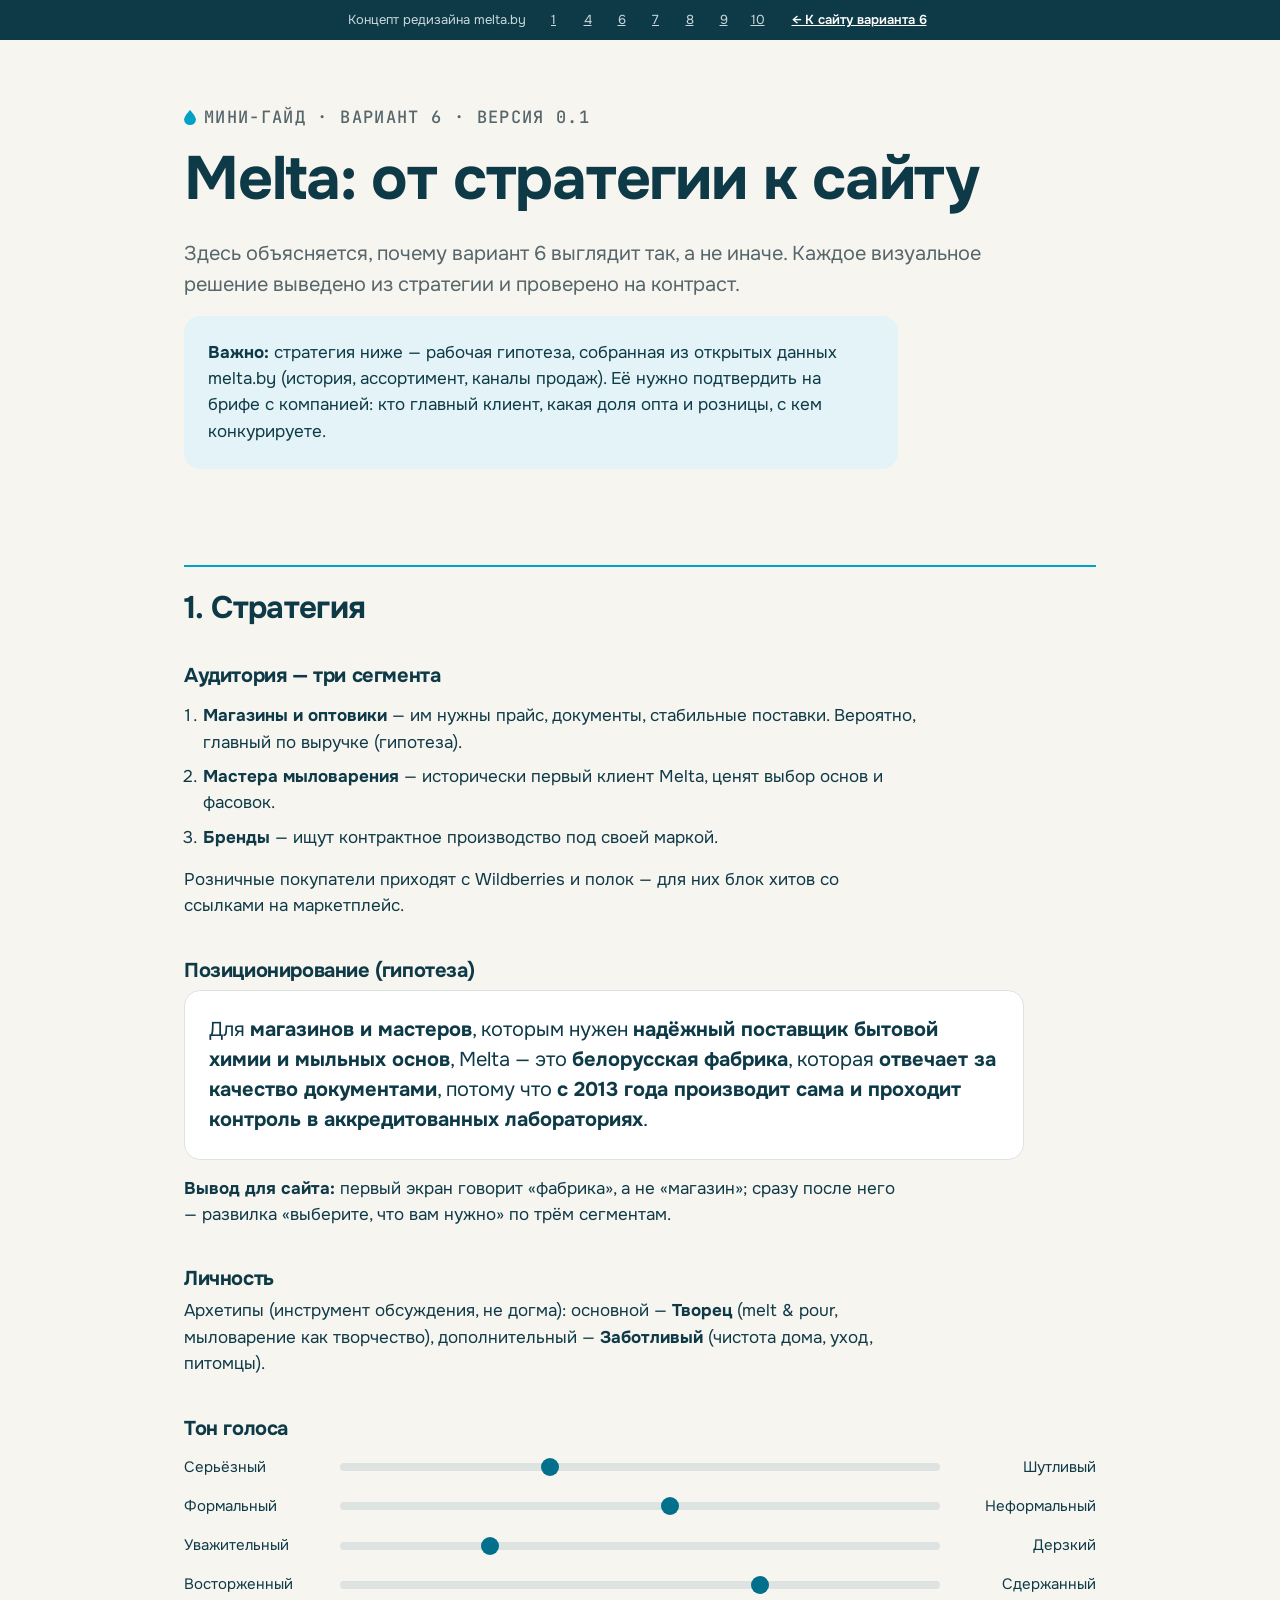
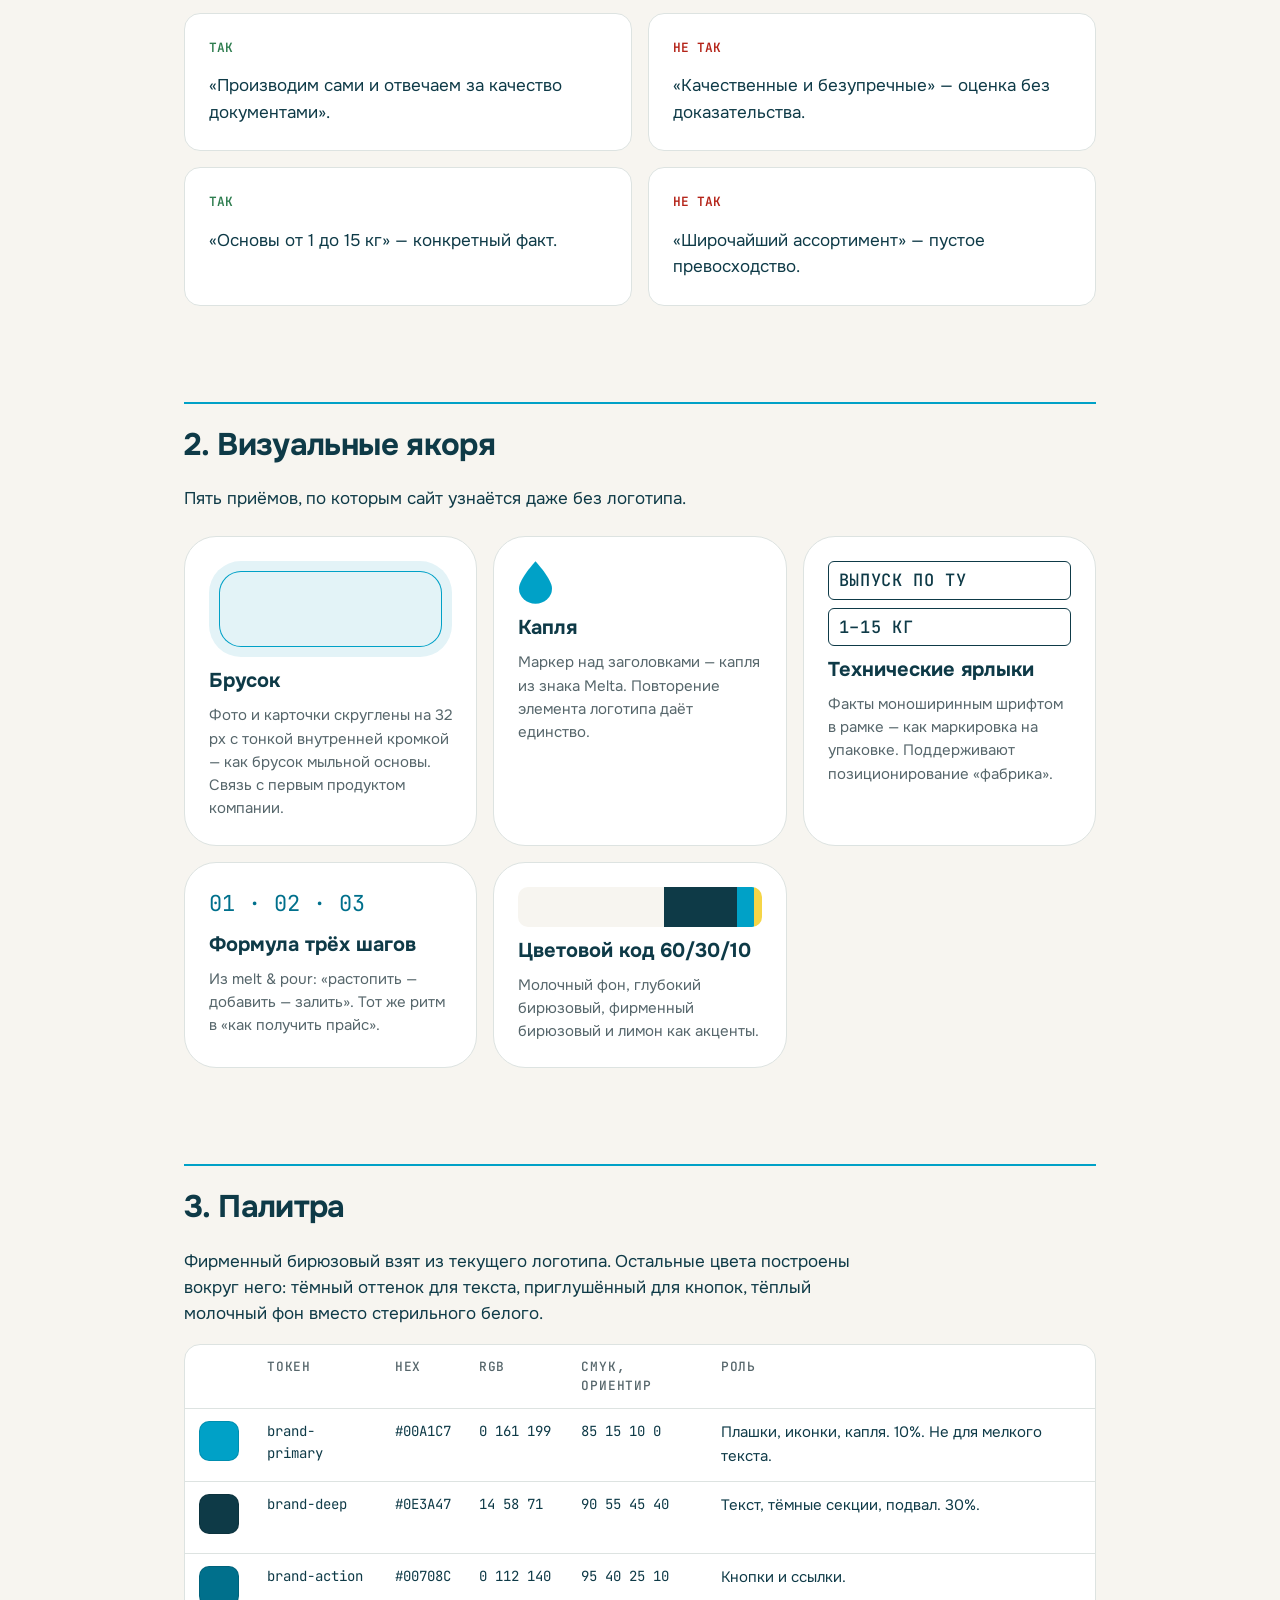
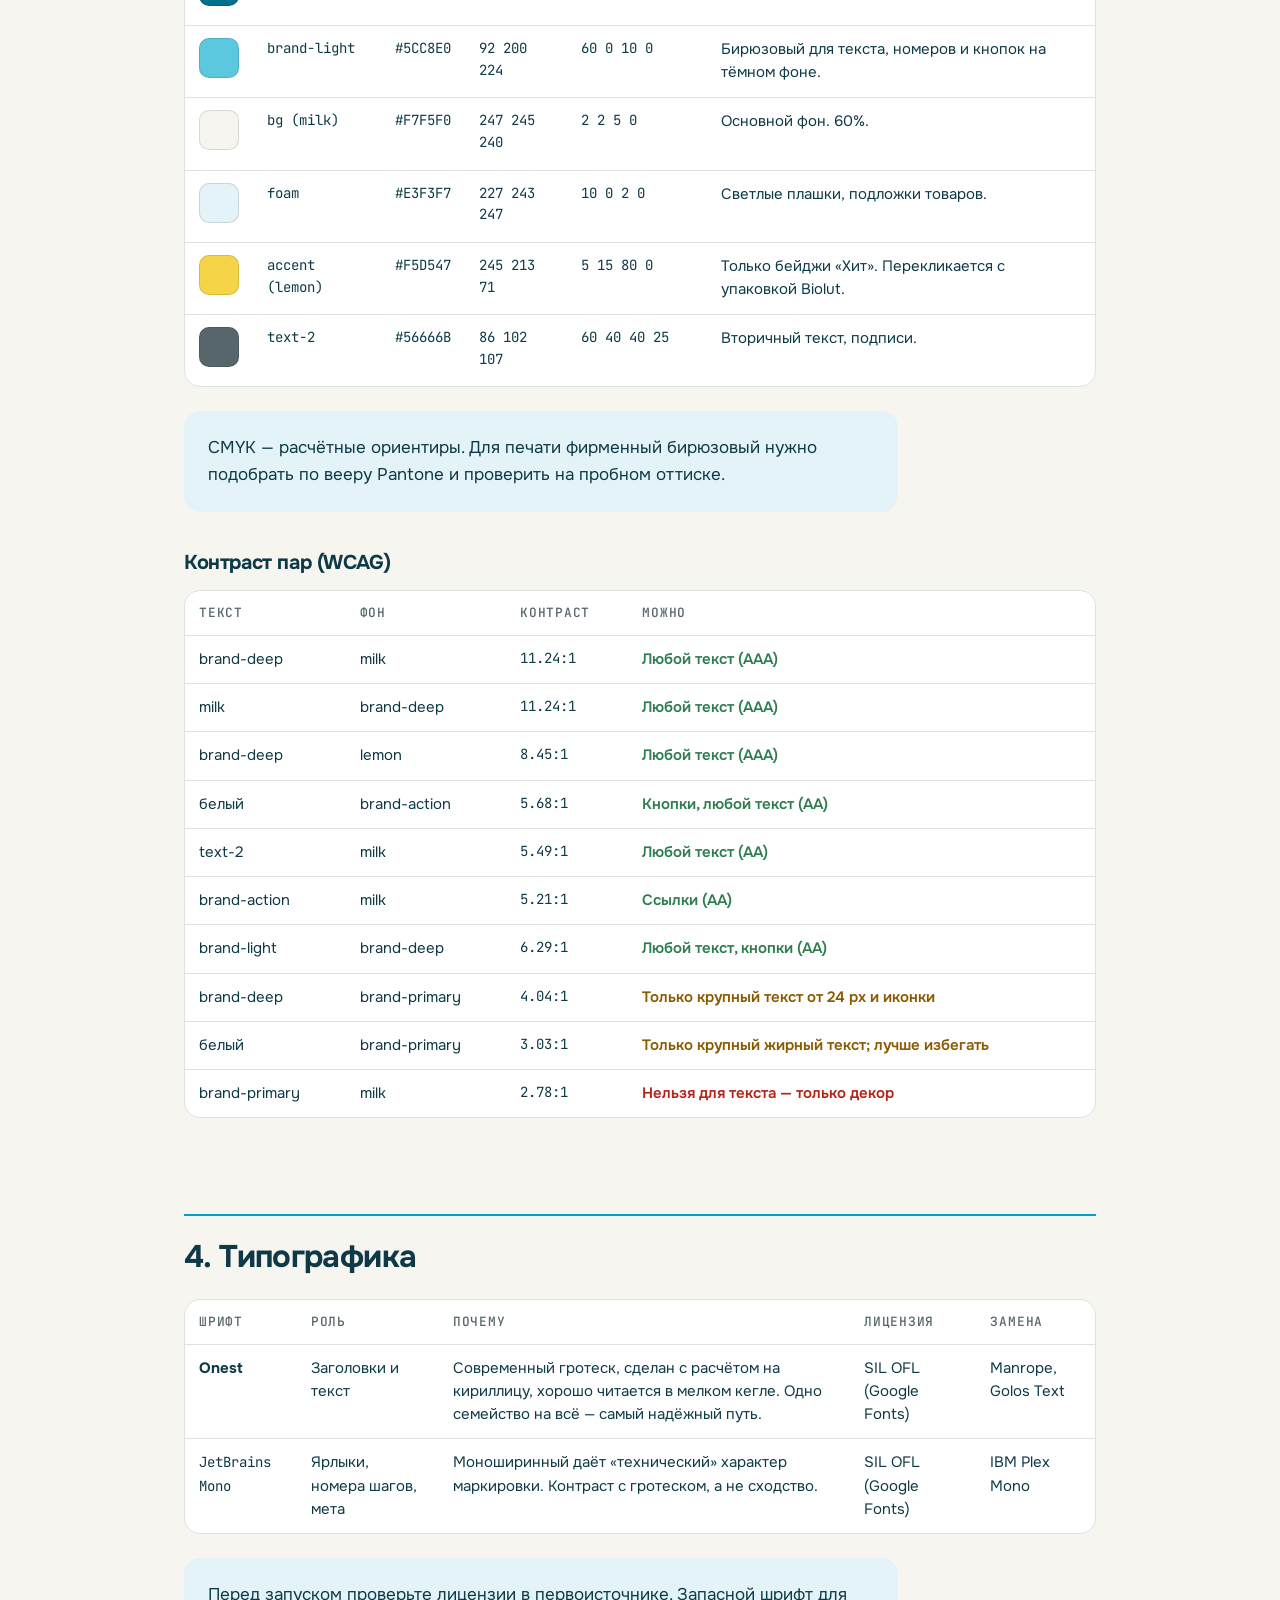
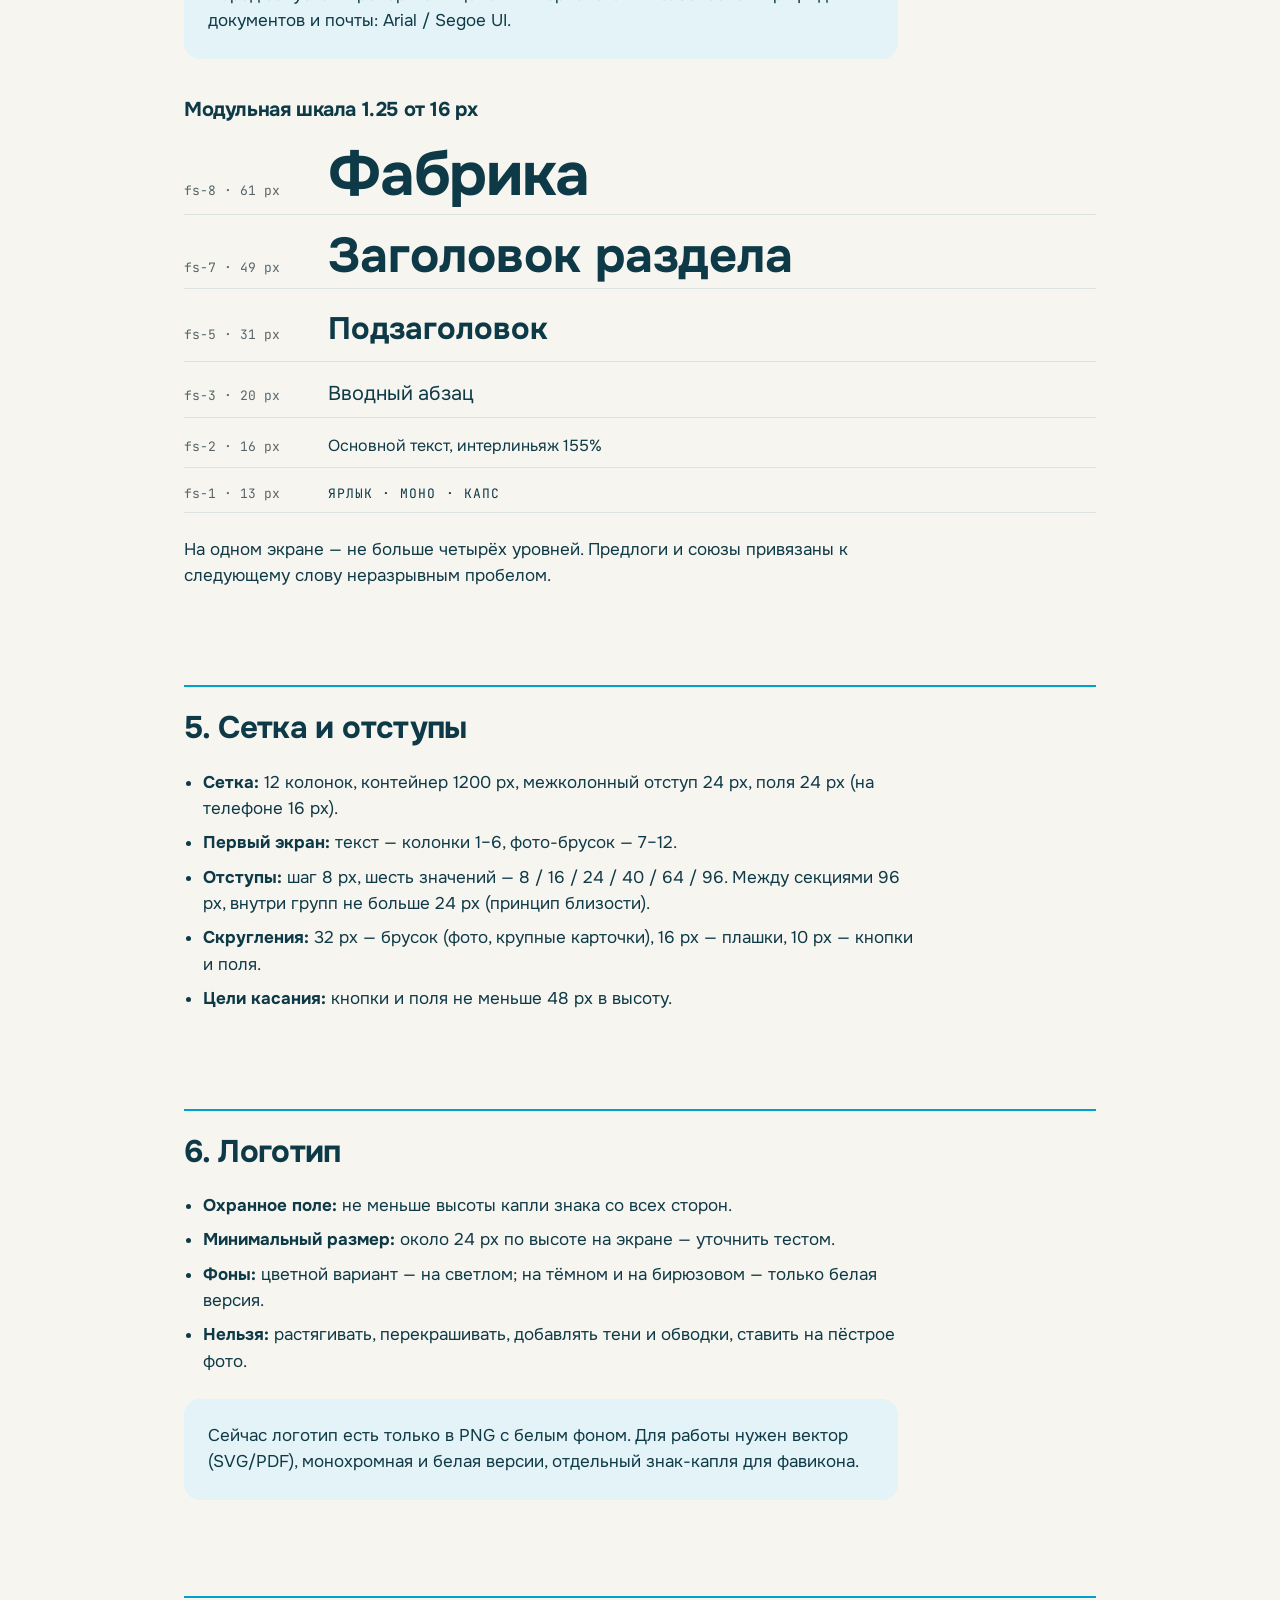
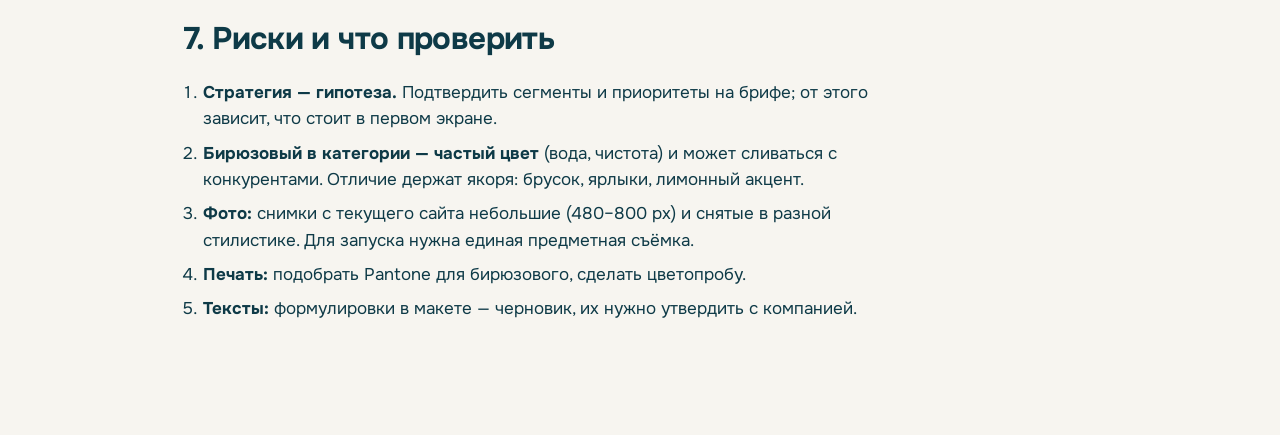
<file: v6/brand.html>
<!doctype html>
<html lang="ru">
<head>
  <meta charset="utf-8">
  <meta name="viewport" content="width=device-width, initial-scale=1">
  <title>Melta — гайд варианта 6</title>
  <meta name="description" content="Стратегия, визуальные якоря, палитра, типографика и правила варианта 6 редизайна melta.by.">
  <link rel="preconnect" href="https://fonts.googleapis.com">
  <link rel="preconnect" href="https://fonts.gstatic.com" crossorigin>
  <link href="https://fonts.googleapis.com/css2?family=Onest:wght@400;500;600;700&family=JetBrains+Mono:wght@500;600&display=swap" rel="stylesheet">
  <link rel="stylesheet" href="styles.css">
  <style>
    .guide { max-width: 960px; margin: 0 auto; padding: var(--space-8) var(--space-3) var(--space-12); }
    .guide h1 { font-size: clamp(var(--fs-6), 5vw, var(--fs-8)); margin-bottom: var(--space-3); }
    .guide h2 { font-size: var(--fs-5); margin: var(--space-12) 0 var(--space-3); padding-top: var(--space-3); border-top: 2px solid var(--color-brand-primary); }
    .guide h3 { font-size: var(--fs-3); margin: var(--space-5) 0 var(--space-1); }
    .guide p, .guide li { font-size: 17px; max-width: 42em; }
    .guide p + p { margin-top: var(--space-2); }
    .guide ul, .guide ol { padding-left: 1.2em; display: grid; gap: var(--space-1); }
    .lead { font-size: var(--fs-3) !important; color: var(--color-text-2); }
    .note { background: var(--color-foam); border-radius: var(--radius-md); padding: var(--space-3); margin-top: var(--space-3); }
    .formula { background: var(--color-surface); border: 1px solid var(--color-line); border-radius: var(--radius-md); padding: var(--space-3); font-size: var(--fs-3) !important; line-height: 1.5; }
    .table-wrap { overflow-x: auto; margin-top: var(--space-2); border: 1px solid var(--color-line); border-radius: var(--radius-md); background: var(--color-surface); }
    table { border-collapse: collapse; width: 100%; min-width: 640px; font-size: 15px; }
    th, td { text-align: left; padding: 12px 14px; border-bottom: 1px solid var(--color-line); vertical-align: top; }
    th { font-family: var(--font-mono); font-size: var(--fs-1); text-transform: uppercase; letter-spacing: .06em; color: var(--color-text-2); font-weight: 500; }
    tr:last-child td { border-bottom: 0; }
    .sw { display: inline-block; width: 40px; height: 40px; border-radius: 10px; border: 1px solid rgba(0,0,0,.12); }
    .mono { font-family: var(--font-mono); font-size: 14px; }
    .ok { color: var(--color-success); font-weight: 600; }
    .lim { color: #8A5A00; font-weight: 600; }
    .bad { color: var(--color-error); font-weight: 600; }
    .scale { display: grid; gap: var(--space-2); margin-top: var(--space-3); }
    .scale div { display: flex; align-items: baseline; gap: var(--space-3); border-bottom: 1px solid var(--color-line); padding-bottom: var(--space-1); }
    .scale span:first-child { font-family: var(--font-mono); font-size: 13px; color: var(--color-text-2); width: 120px; flex: none; }
    .anchors { display: grid; grid-template-columns: repeat(auto-fit, minmax(260px, 1fr)); gap: var(--space-2); margin-top: var(--space-3); }
    .anchor { background: var(--color-surface); border: 1px solid var(--color-line); border-radius: var(--radius-bar); padding: var(--space-3); display: grid; gap: var(--space-1); align-content: start; }
    .anchor strong { font-size: var(--fs-3); }
    .anchor p { font-size: 15px !important; color: var(--color-text-2); }
    .demo-bar { height: 96px; border-radius: var(--radius-bar); background: var(--color-foam); position: relative; }
    .demo-bar::after { content: ""; position: absolute; inset: 10px; border-radius: 22px; box-shadow: inset 0 0 0 1px var(--color-brand-primary); }
    .dodont { display: grid; grid-template-columns: 1fr 1fr; gap: var(--space-2); margin-top: var(--space-2); }
    .dodont div { border-radius: var(--radius-md); padding: var(--space-3); background: var(--color-surface); border: 1px solid var(--color-line); }
    .dodont .label { font-family: var(--font-mono); font-size: var(--fs-1); text-transform: uppercase; margin-bottom: var(--space-1); }
    .tone { display: grid; gap: var(--space-2); margin-top: var(--space-2); }
    .tone div { display: grid; grid-template-columns: 140px 1fr 140px; gap: var(--space-2); align-items: center; font-size: 15px; }
    .tone div span:last-child { text-align: right; }
    .track { height: 8px; background: var(--color-line); border-radius: 4px; position: relative; }
    .track i { position: absolute; top: -5px; width: 18px; height: 18px; border-radius: 50%; background: var(--color-brand-action); transform: translateX(-50%); }
    @media (max-width: 640px) { .scale div { flex-direction: column; gap: 4px; } .dodont { grid-template-columns: 1fr; } .tone div { grid-template-columns: 1fr 1fr; } .tone .track { grid-column: 1 / -1; grid-row: 2; } }
  </style>
</head>
<body>

<div class="variants">
  <span>Концепт редизайна melta.by</span>
  <nav aria-label="Варианты дизайна"><a href="../">1</a><a href="../v4/">4</a><a href="./">6</a><a href="../v7/">7</a><a href="../v8/">8</a><a href="../v9/">9</a><a href="../v10/">10</a></nav>
  <a class="guide-link" href="./">← К сайту варианта 6</a>
</div>

<main class="guide">
  <p class="eyebrow"><span class="drop" aria-hidden="true"></span>Мини-гайд · вариант 6 · версия 0.1</p>
  <h1>Melta: от стратегии к&nbsp;сайту</h1>
  <p class="lead">Здесь объясняется, почему вариант 6 выглядит так, а не иначе. Каждое визуальное решение выведено из стратегии и проверено на контраст.</p>
  <p class="note"><strong>Важно:</strong> стратегия ниже — рабочая гипотеза, собранная из открытых данных melta.by (история, ассортимент, каналы продаж). Её нужно подтвердить на брифе с компанией: кто главный клиент, какая доля опта и розницы, с кем конкурируете.</p>

  <h2>1. Стратегия</h2>
  <h3>Аудитория — три сегмента</h3>
  <ol>
    <li><strong>Магазины и оптовики</strong> — им нужны прайс, документы, стабильные поставки. Вероятно, главный по выручке (гипотеза).</li>
    <li><strong>Мастера мыловарения</strong> — исторически первый клиент Melta, ценят выбор основ и фасовок.</li>
    <li><strong>Бренды</strong> — ищут контрактное производство под своей маркой.</li>
  </ol>
  <p>Розничные покупатели приходят с Wildberries и полок — для них блок хитов со ссылками на маркетплейс.</p>

  <h3>Позиционирование (гипотеза)</h3>
  <p class="formula">Для <strong>магазинов и мастеров</strong>, которым нужен <strong>надёжный поставщик бытовой химии и мыльных основ</strong>, Melta — это <strong>белорусская фабрика</strong>, которая <strong>отвечает за качество документами</strong>, потому что <strong>с 2013 года производит сама и проходит контроль в аккредитованных лабораториях</strong>.</p>
  <p><strong>Вывод для сайта:</strong> первый экран говорит «фабрика», а не «магазин»; сразу после него — развилка «выберите, что вам нужно» по трём сегментам.</p>

  <h3>Личность</h3>
  <p>Архетипы (инструмент обсуждения, не догма): основной — <strong>Творец</strong> (melt &amp; pour, мыловарение как творчество), дополнительный — <strong>Заботливый</strong> (чистота дома, уход, питомцы).</p>

  <h3>Тон голоса</h3>
  <div class="tone" aria-label="Тон по четырём шкалам">
    <div><span>Серьёзный</span><span class="track"><i style="left: 35%"></i></span><span>Шутливый</span></div>
    <div><span>Формальный</span><span class="track"><i style="left: 55%"></i></span><span>Неформальный</span></div>
    <div><span>Уважительный</span><span class="track"><i style="left: 25%"></i></span><span>Дерзкий</span></div>
    <div><span>Восторженный</span><span class="track"><i style="left: 70%"></i></span><span>Сдержанный</span></div>
  </div>
  <div class="dodont">
    <div><p class="label ok">Так</p><p>«Производим сами и отвечаем за качество документами».</p></div>
    <div><p class="label bad">Не так</p><p>«Качественные и безупречные» — оценка без доказательства.</p></div>
    <div><p class="label ok">Так</p><p>«Основы от 1 до 15 кг» — конкретный факт.</p></div>
    <div><p class="label bad">Не так</p><p>«Широчайший ассортимент» — пустое превосходство.</p></div>
  </div>

  <h2>2. Визуальные якоря</h2>
  <p>Пять приёмов, по которым сайт узнаётся даже без логотипа.</p>
  <div class="anchors">
    <div class="anchor"><div class="demo-bar" aria-hidden="true"></div><strong>Брусок</strong><p>Фото и карточки скруглены на 32 px с тонкой внутренней кромкой — как брусок мыльной основы. Связь с первым продуктом компании.</p></div>
    <div class="anchor"><span class="drop" style="font-size: 48px" aria-hidden="true"></span><strong>Капля</strong><p>Маркер над заголовками — капля из знака Melta. Повторение элемента логотипа даёт единство.</p></div>
    <div class="anchor"><ul class="tags" style="padding: 0"><li class="tag">Выпуск по ТУ</li><li class="tag">1–15 кг</li></ul><strong>Технические ярлыки</strong><p>Факты моноширинным шрифтом в рамке — как маркировка на упаковке. Поддерживают позиционирование «фабрика».</p></div>
    <div class="anchor"><p class="mono" style="color: var(--color-brand-action); font-size: 22px !important">01 · 02 · 03</p><strong>Формула трёх шагов</strong><p>Из melt &amp; pour: «растопить — добавить — залить». Тот же ритм в «как получить прайс».</p></div>
    <div class="anchor"><div style="display: flex; height: 40px; border-radius: 10px; overflow: hidden" aria-hidden="true"><span style="flex: 6; background: #F7F5F0"></span><span style="flex: 3; background: #0E3A47"></span><span style="flex: .7; background: #00A1C7"></span><span style="flex: .3; background: #F5D547"></span></div><strong>Цветовой код 60/30/10</strong><p>Молочный фон, глубокий бирюзовый, фирменный бирюзовый и лимон как акценты.</p></div>
  </div>

  <h2>3. Палитра</h2>
  <p>Фирменный бирюзовый взят из текущего логотипа. Остальные цвета построены вокруг него: тёмный оттенок для текста, приглушённый для кнопок, тёплый молочный фон вместо стерильного белого.</p>
  <div class="table-wrap"><table>
    <thead><tr><th></th><th>Токен</th><th>HEX</th><th>RGB</th><th>CMYK, ориентир</th><th>Роль</th></tr></thead>
    <tbody>
      <tr><td><span class="sw" style="background:#00A1C7"></span></td><td class="mono">brand-primary</td><td class="mono">#00A1C7</td><td class="mono">0 161 199</td><td class="mono">85 15 10 0</td><td>Плашки, иконки, капля. 10%. Не для мелкого текста.</td></tr>
      <tr><td><span class="sw" style="background:#0E3A47"></span></td><td class="mono">brand-deep</td><td class="mono">#0E3A47</td><td class="mono">14 58 71</td><td class="mono">90 55 45 40</td><td>Текст, тёмные секции, подвал. 30%.</td></tr>
      <tr><td><span class="sw" style="background:#00708C"></span></td><td class="mono">brand-action</td><td class="mono">#00708C</td><td class="mono">0 112 140</td><td class="mono">95 40 25 10</td><td>Кнопки и ссылки.</td></tr>
      <tr><td><span class="sw" style="background:#5CC8E0"></span></td><td class="mono">brand-light</td><td class="mono">#5CC8E0</td><td class="mono">92 200 224</td><td class="mono">60 0 10 0</td><td>Бирюзовый для текста, номеров и кнопок на тёмном фоне.</td></tr>
      <tr><td><span class="sw" style="background:#F7F5F0"></span></td><td class="mono">bg (milk)</td><td class="mono">#F7F5F0</td><td class="mono">247 245 240</td><td class="mono">2 2 5 0</td><td>Основной фон. 60%.</td></tr>
      <tr><td><span class="sw" style="background:#E3F3F7"></span></td><td class="mono">foam</td><td class="mono">#E3F3F7</td><td class="mono">227 243 247</td><td class="mono">10 0 2 0</td><td>Светлые плашки, подложки товаров.</td></tr>
      <tr><td><span class="sw" style="background:#F5D547"></span></td><td class="mono">accent (lemon)</td><td class="mono">#F5D547</td><td class="mono">245 213 71</td><td class="mono">5 15 80 0</td><td>Только бейджи «Хит». Перекликается с упаковкой Biolut.</td></tr>
      <tr><td><span class="sw" style="background:#56666B"></span></td><td class="mono">text-2</td><td class="mono">#56666B</td><td class="mono">86 102 107</td><td class="mono">60 40 40 25</td><td>Вторичный текст, подписи.</td></tr>
    </tbody>
  </table></div>
  <p class="note">CMYK — расчётные ориентиры. Для печати фирменный бирюзовый нужно подобрать по вееру Pantone и проверить на пробном оттиске.</p>

  <h3>Контраст пар (WCAG)</h3>
  <div class="table-wrap"><table>
    <thead><tr><th>Текст</th><th>Фон</th><th>Контраст</th><th>Можно</th></tr></thead>
    <tbody>
      <tr><td>brand-deep</td><td>milk</td><td class="mono">11.24:1</td><td class="ok">Любой текст (AAA)</td></tr>
      <tr><td>milk</td><td>brand-deep</td><td class="mono">11.24:1</td><td class="ok">Любой текст (AAA)</td></tr>
      <tr><td>brand-deep</td><td>lemon</td><td class="mono">8.45:1</td><td class="ok">Любой текст (AAA)</td></tr>
      <tr><td>белый</td><td>brand-action</td><td class="mono">5.68:1</td><td class="ok">Кнопки, любой текст (AA)</td></tr>
      <tr><td>text-2</td><td>milk</td><td class="mono">5.49:1</td><td class="ok">Любой текст (AA)</td></tr>
      <tr><td>brand-action</td><td>milk</td><td class="mono">5.21:1</td><td class="ok">Ссылки (AA)</td></tr>
      <tr><td>brand-light</td><td>brand-deep</td><td class="mono">6.29:1</td><td class="ok">Любой текст, кнопки (AA)</td></tr>
      <tr><td>brand-deep</td><td>brand-primary</td><td class="mono">4.04:1</td><td class="lim">Только крупный текст от 24 px и иконки</td></tr>
      <tr><td>белый</td><td>brand-primary</td><td class="mono">3.03:1</td><td class="lim">Только крупный жирный текст; лучше избегать</td></tr>
      <tr><td>brand-primary</td><td>milk</td><td class="mono">2.78:1</td><td class="bad">Нельзя для текста — только декор</td></tr>
    </tbody>
  </table></div>

  <h2>4. Типографика</h2>
  <div class="table-wrap"><table>
    <thead><tr><th>Шрифт</th><th>Роль</th><th>Почему</th><th>Лицензия</th><th>Замена</th></tr></thead>
    <tbody>
      <tr><td><strong>Onest</strong></td><td>Заголовки и текст</td><td>Современный гротеск, сделан с расчётом на кириллицу, хорошо читается в мелком кегле. Одно семейство на всё — самый надёжный путь.</td><td>SIL OFL (Google Fonts)</td><td>Manrope, Golos Text</td></tr>
      <tr><td><span class="mono">JetBrains Mono</span></td><td>Ярлыки, номера шагов, мета</td><td>Моноширинный даёт «технический» характер маркировки. Контраст с гротеском, а не сходство.</td><td>SIL OFL (Google Fonts)</td><td>IBM Plex Mono</td></tr>
    </tbody>
  </table></div>
  <p class="note">Перед запуском проверьте лицензии в первоисточнике. Запасной шрифт для документов и почты: Arial / Segoe UI.</p>
  <h3>Модульная шкала 1.25 от 16 px</h3>
  <div class="scale">
    <div><span>fs-8 · 61 px</span><span style="font-size: 61px; font-weight: 700; letter-spacing: -0.02em; line-height: 1">Фабрика</span></div>
    <div><span>fs-7 · 49 px</span><span style="font-size: 49px; font-weight: 700; line-height: 1">Заголовок раздела</span></div>
    <div><span>fs-5 · 31 px</span><span style="font-size: 31px; font-weight: 700">Подзаголовок</span></div>
    <div><span>fs-3 · 20 px</span><span style="font-size: 20px">Вводный абзац</span></div>
    <div><span>fs-2 · 16 px</span><span style="font-size: 16px">Основной текст, интерлиньяж 155%</span></div>
    <div><span>fs-1 · 13 px</span><span class="mono" style="font-size: 13px; text-transform: uppercase; letter-spacing: .08em">Ярлык · моно · капс</span></div>
  </div>
  <p style="margin-top: var(--space-3)">На одном экране — не больше четырёх уровней. Предлоги и союзы привязаны к следующему слову неразрывным пробелом.</p>

  <h2>5. Сетка и отступы</h2>
  <ul>
    <li><strong>Сетка:</strong> 12 колонок, контейнер 1200 px, межколонный отступ 24 px, поля 24 px (на телефоне 16 px).</li>
    <li><strong>Первый экран:</strong> текст — колонки 1–6, фото-брусок — 7–12.</li>
    <li><strong>Отступы:</strong> шаг 8 px, шесть значений — 8 / 16 / 24 / 40 / 64 / 96. Между секциями 96 px, внутри групп не больше 24 px (принцип близости).</li>
    <li><strong>Скругления:</strong> 32 px — брусок (фото, крупные карточки), 16 px — плашки, 10 px — кнопки и поля.</li>
    <li><strong>Цели касания:</strong> кнопки и поля не меньше 48 px в высоту.</li>
  </ul>

  <h2>6. Логотип</h2>
  <ul>
    <li><strong>Охранное поле:</strong> не меньше высоты капли знака со всех сторон.</li>
    <li><strong>Минимальный размер:</strong> около 24 px по высоте на экране — уточнить тестом.</li>
    <li><strong>Фоны:</strong> цветной вариант — на светлом; на тёмном и на бирюзовом — только белая версия.</li>
    <li><strong>Нельзя:</strong> растягивать, перекрашивать, добавлять тени и обводки, ставить на пёстрое фото.</li>
  </ul>
  <p class="note">Сейчас логотип есть только в PNG с белым фоном. Для работы нужен вектор (SVG/PDF), монохромная и белая версии, отдельный знак-капля для фавикона.</p>

  <h2>7. Риски и что проверить</h2>
  <ol>
    <li><strong>Стратегия — гипотеза.</strong> Подтвердить сегменты и приоритеты на брифе; от этого зависит, что стоит в первом экране.</li>
    <li><strong>Бирюзовый в категории — частый цвет</strong> (вода, чистота) и может сливаться с конкурентами. Отличие держат якоря: брусок, ярлыки, лимонный акцент.</li>
    <li><strong>Фото:</strong> снимки с текущего сайта небольшие (480–800 px) и снятые в разной стилистике. Для запуска нужна единая предметная съёмка.</li>
    <li><strong>Печать:</strong> подобрать Pantone для бирюзового, сделать цветопробу.</li>
    <li><strong>Тексты:</strong> формулировки в макете — черновик, их нужно утвердить с компанией.</li>
  </ol>
</main>

</body>
</html>
</file>
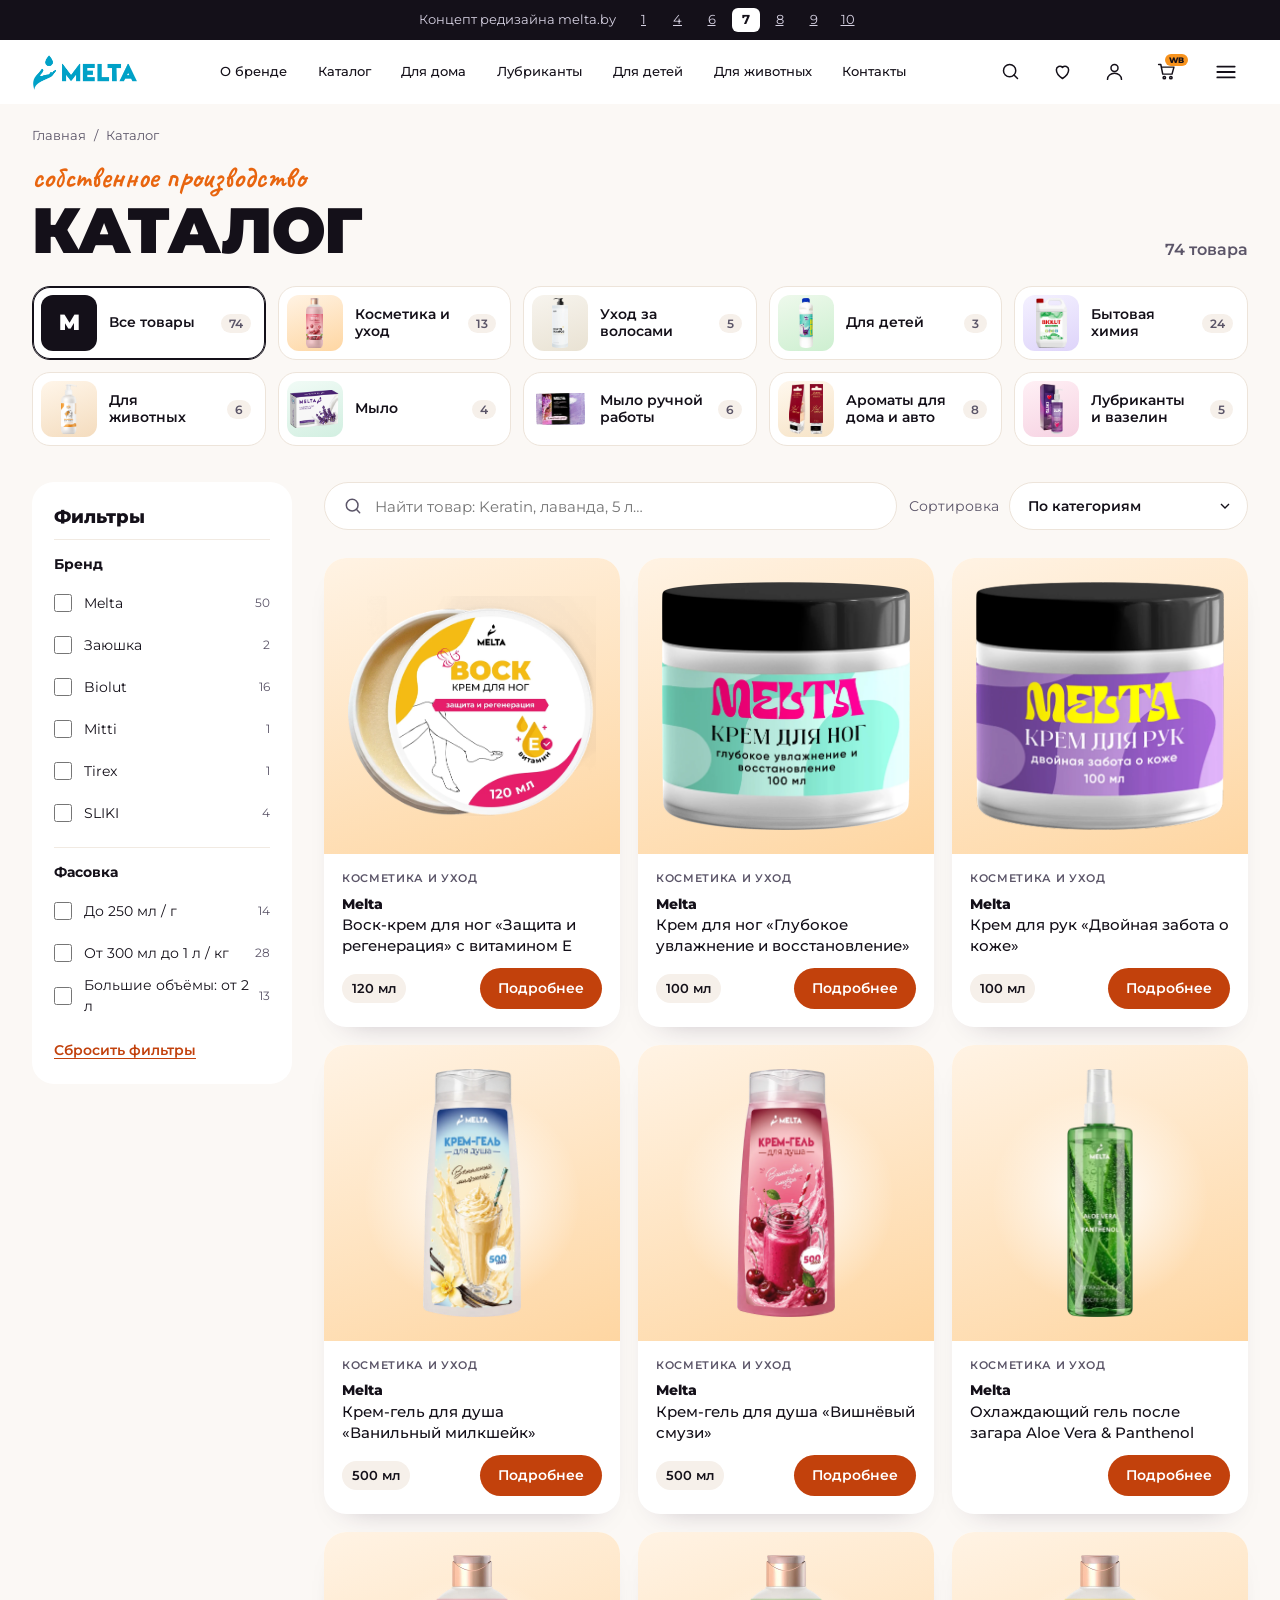
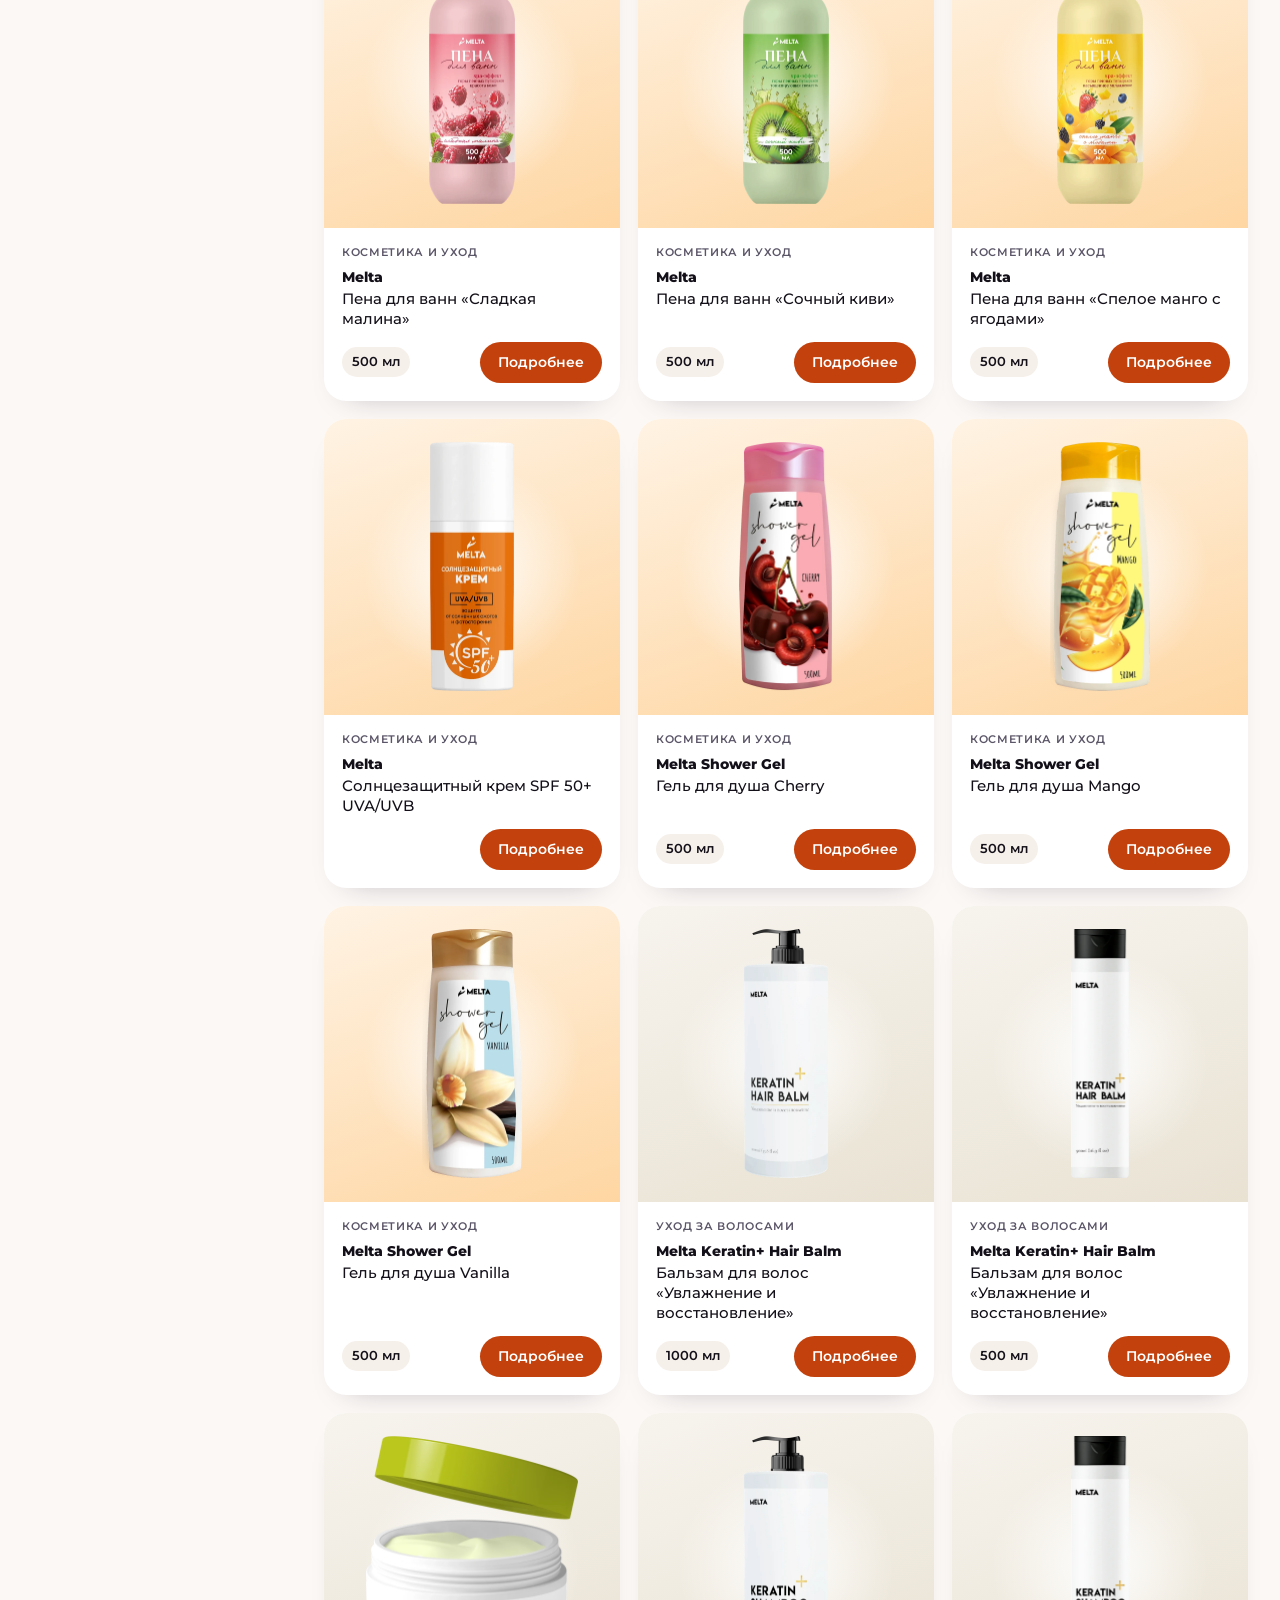
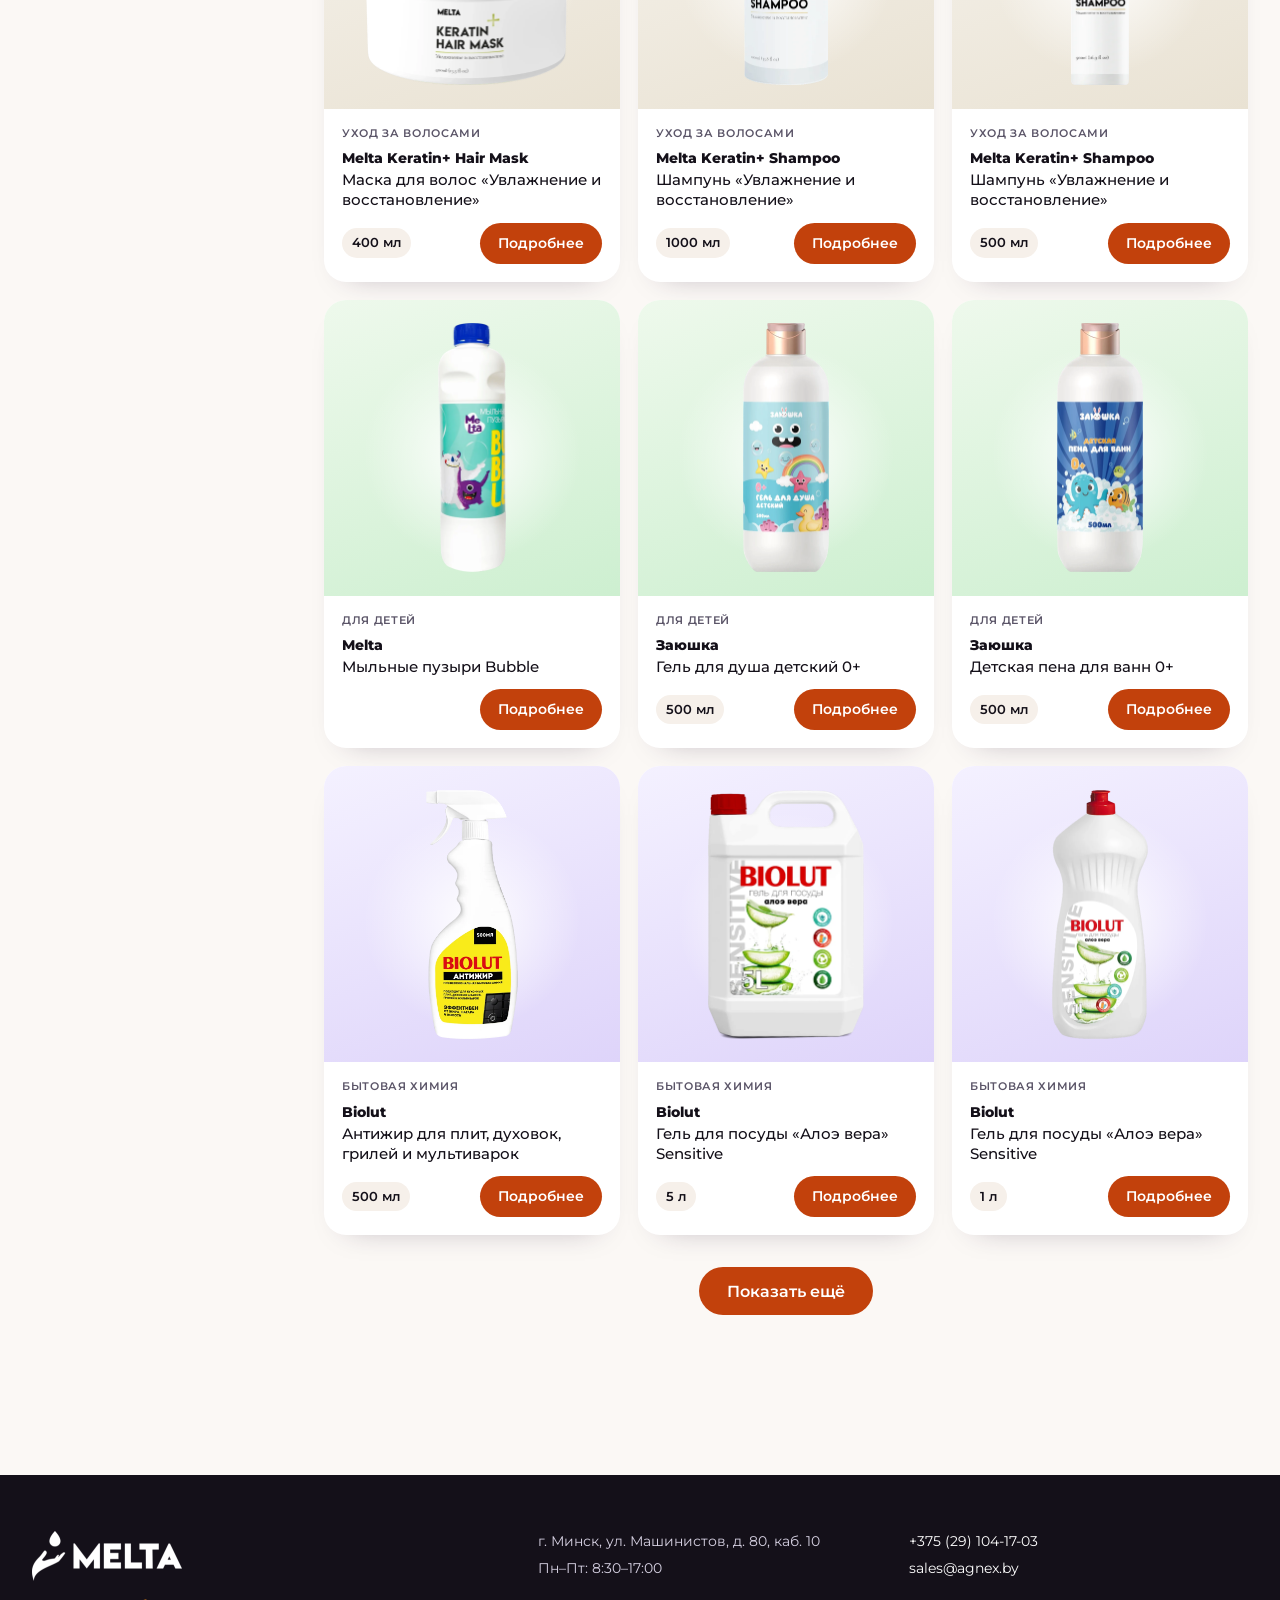
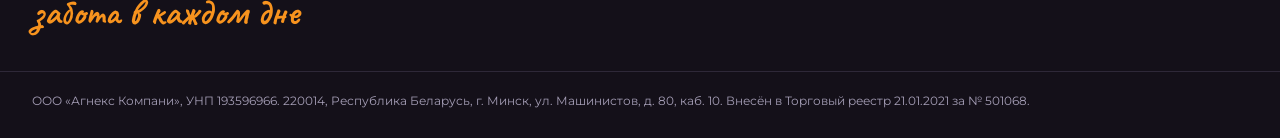
<file: v7/catalog.html>
<!doctype html>
<html lang="ru">
<head>
  <meta charset="utf-8">
  <meta name="viewport" content="width=device-width, initial-scale=1">
  <title>Каталог — Melta</title>
  <meta name="description" content="Каталог Melta: косметика, бытовая химия Biolut, мыло, товары для детей и животных собственного производства.">
  <link rel="preconnect" href="https://fonts.googleapis.com">
  <link rel="preconnect" href="https://fonts.gstatic.com" crossorigin>
  <link href="https://fonts.googleapis.com/css2?family=Caveat:wght@700&family=Montserrat:wght@400;500;600;700;800;900&display=swap" rel="stylesheet">
  <link rel="stylesheet" href="styles.css">
</head>
<body>

<svg width="0" height="0" style="position: absolute" aria-hidden="true">
  <symbol id="leaf" viewBox="0 0 64 64"><path fill="currentColor" d="M6 58C6 28 26 6 60 4c-2 32-22 54-54 54Z"/><path d="M8 56 48 16" stroke="#fff" stroke-opacity=".45" stroke-width="2" fill="none"/></symbol>
  <symbol id="arrow" viewBox="0 0 24 24"><path d="M3 12h17m-6-6 6 6-6 6" fill="none" stroke="currentColor" stroke-width="1.8" stroke-linecap="round" stroke-linejoin="round"/></symbol>
  <symbol id="paw" viewBox="0 0 24 24"><path fill="currentColor" d="M12 13c-3 0-6 3.2-6 5.6C6 20.4 7.4 21 9 21c1.3 0 2-.6 3-.6s1.7.6 3 .6c1.6 0 3-.6 3-2.4 0-2.4-3-5.6-6-5.6Z"/><ellipse fill="currentColor" cx="5" cy="10" rx="2" ry="2.6"/><ellipse fill="currentColor" cx="9" cy="5.6" rx="2" ry="2.7"/><ellipse fill="currentColor" cx="15" cy="5.6" rx="2" ry="2.7"/><ellipse fill="currentColor" cx="19" cy="10" rx="2" ry="2.6"/></symbol>
</svg>

<div class="variants">
  <span>Концепт редизайна melta.by</span>
  <nav aria-label="Варианты дизайна"><a href="../">1</a><a href="../v4/">4</a><a href="../v6/">6</a><a href="./" aria-current="page">7</a><a href="../v8/">8</a><a href="../v9/">9</a><a href="../v10/">10</a></nav>
</div>

<header class="header" id="top">
  <div class="container header__row">
    <a class="logo" href="index.html" aria-label="Melta — на главную"><img src="../assets/melta-logo-header.png" alt="Melta" width="118" height="42"></a>
    <nav class="nav" id="nav" aria-label="Основное меню">
      <a href="index.html#about">О бренде</a>
      <a href="catalog.html" aria-current="page">Каталог</a>
      <a href="https://melta.by/product-category/domestic-chemicals/">Для дома</a>
      <a href="https://melta.by/product-category/cosmetics/">Лубриканты</a>
      <a href="https://melta.by/product-category/cosmetics/">Для детей</a>
      <a href="https://melta.by/product-category/pet-products/">Для животных</a>
      <a href="index.html#contacts">Контакты</a>
    </nav>
    <div class="icons">
      <a href="https://melta.by/?s=" aria-label="Поиск по каталогу"><svg viewBox="0 0 24 24" fill="none" stroke="currentColor" stroke-width="1.7" stroke-linecap="round"><circle cx="11" cy="11" r="7"/><path d="m20 20-4-4"/></svg></a>
      <a href="https://www.wildberries.by/seller/450099" target="_blank" rel="noopener" aria-label="Избранное: магазин Melta на Wildberries"><svg viewBox="0 0 24 24" fill="none" stroke="currentColor" stroke-width="1.7" stroke-linejoin="round"><path d="M12 20s-7-4.4-7-10a4 4 0 0 1 7-2.6A4 4 0 0 1 19 10c0 5.6-7 10-7 10Z"/></svg></a>
      <a href="index.html#price" aria-label="Оптовым клиентам: получить прайс"><svg viewBox="0 0 24 24" fill="none" stroke="currentColor" stroke-width="1.7" stroke-linecap="round"><circle cx="12" cy="8" r="4"/><path d="M4 21c0-4 3.6-7 8-7s8 3 8 7"/></svg></a>
      <a href="https://www.wildberries.by/seller/450099" target="_blank" rel="noopener" aria-label="Купить на Wildberries" class="cart icons__keep"><svg viewBox="0 0 24 24" fill="none" stroke="currentColor" stroke-width="1.7" stroke-linecap="round" stroke-linejoin="round"><path d="M3 4h2.5l2.2 11h10.6L20.5 7H7"/><circle cx="9.5" cy="19" r="1.4"/><circle cx="17" cy="19" r="1.4"/></svg><span class="cart__dot" aria-hidden="true">WB</span></a>
      <button class="burger" type="button" aria-label="Открыть меню" aria-expanded="false" aria-controls="nav"><svg viewBox="0 0 24 24" fill="none" stroke="currentColor" stroke-width="1.7" stroke-linecap="round"><path d="M4 7h16M4 12h16M4 17h16"/></svg></button>
    </div>
  </div>
</header>

<main id="main" class="cp">
  <div class="container">
    <nav class="crumbs" aria-label="Навигация"><a href="index.html">Главная</a><span>/</span><span aria-current="page">Каталог</span></nav>
    <div class="cp__head">
      <div><span class="hand">собственное производство</span><h1>Каталог</h1></div>
      <p class="cp__total"></p>
    </div>
    <div class="cp__cats" role="group" aria-label="Категории"></div>

    <div class="cp__layout">
      <aside class="cp__filters" id="cp-filters" aria-label="Фильтры">
        <div class="cp__filters-head"><h2>Фильтры</h2><button type="button" class="cp__close" aria-label="Закрыть фильтры">×</button></div>
        <fieldset class="cp__group" data-facet="brand"><legend>Бренд</legend><div class="cp__options"></div></fieldset>
        <fieldset class="cp__group" data-facet="pack"><legend>Фасовка</legend><div class="cp__options"></div></fieldset>
        <button type="button" class="cp__reset">Сбросить фильтры</button>
        <button type="button" class="btn btn--orange cp__apply">Показать</button>
      </aside>

      <section class="cp__results" aria-label="Товары">
        <div class="cp__toolbar">
          <label class="shop__search"><span class="visually-hidden">Поиск по каталогу</span><svg viewBox="0 0 24 24" fill="none" stroke="currentColor" stroke-width="1.8" stroke-linecap="round" aria-hidden="true"><circle cx="11" cy="11" r="7"/><path d="m20 20-4-4"/></svg>
            <input type="search" placeholder="Найти товар: Keratin, лаванда, 5 л…" autocomplete="off"></label>
          <label class="cp__sort"><span>Сортировка</span>
            <select>
              <option value="cat">По категориям</option>
              <option value="name">По названию</option>
              <option value="vol-asc">Объём: по возрастанию</option>
              <option value="vol-desc">Объём: по убыванию</option>
            </select></label>
          <button type="button" class="cp__open" aria-controls="cp-filters" aria-expanded="false">Фильтры <span class="cp__badge" hidden></span></button>
        </div>
        <div class="cp__active" aria-live="polite"></div>
        <div class="shop__grid cp__grid"></div>
        <div class="cp__empty" hidden><p>Ничего не нашлось. Попробуйте другое слово или сбросьте фильтры.</p><button type="button" class="btn btn--orange cp__reset">Сбросить фильтры</button></div>
        <div class="shop__actions"><button type="button" class="btn btn--orange cp__more" hidden>Показать ещё</button></div>
      </section>
    </div>
  </div>
  <div class="cp__overlay" hidden></div>
</main>

<footer class="footer" id="contacts">
  <div class="container footer__grid">
    <div><img src="../assets/white-logo-150x50.png" alt="Melta" width="150" height="50"><p class="hand">забота в каждом дне</p></div>
    <div><p>г. Минск, ул. Машинистов, д. 80, каб. 10</p><p>Пн–Пт: 8:30–17:00</p></div>
    <div><p><a href="tel:+375291041703">+375 (29) 104-17-03</a></p><p><a href="mailto:sales@agnex.by">sales@agnex.by</a></p></div>
  </div>
  <div class="container footer__legal">ООО «Агнекс Компани», УНП 193596966. 220014, Республика Беларусь, г. Минск, ул. Машинистов, д. 80, каб. 10. Внесён в Торговый реестр 21.01.2021 за № 501068.</div>
</footer>

<script src="../script.js"></script>
<script src="catalog-data.js?v=12"></script>
<script src="catalog-page.js?v=2"></script>
<script src="modal.js?v=2"></script>
</body>
</html>
</file>
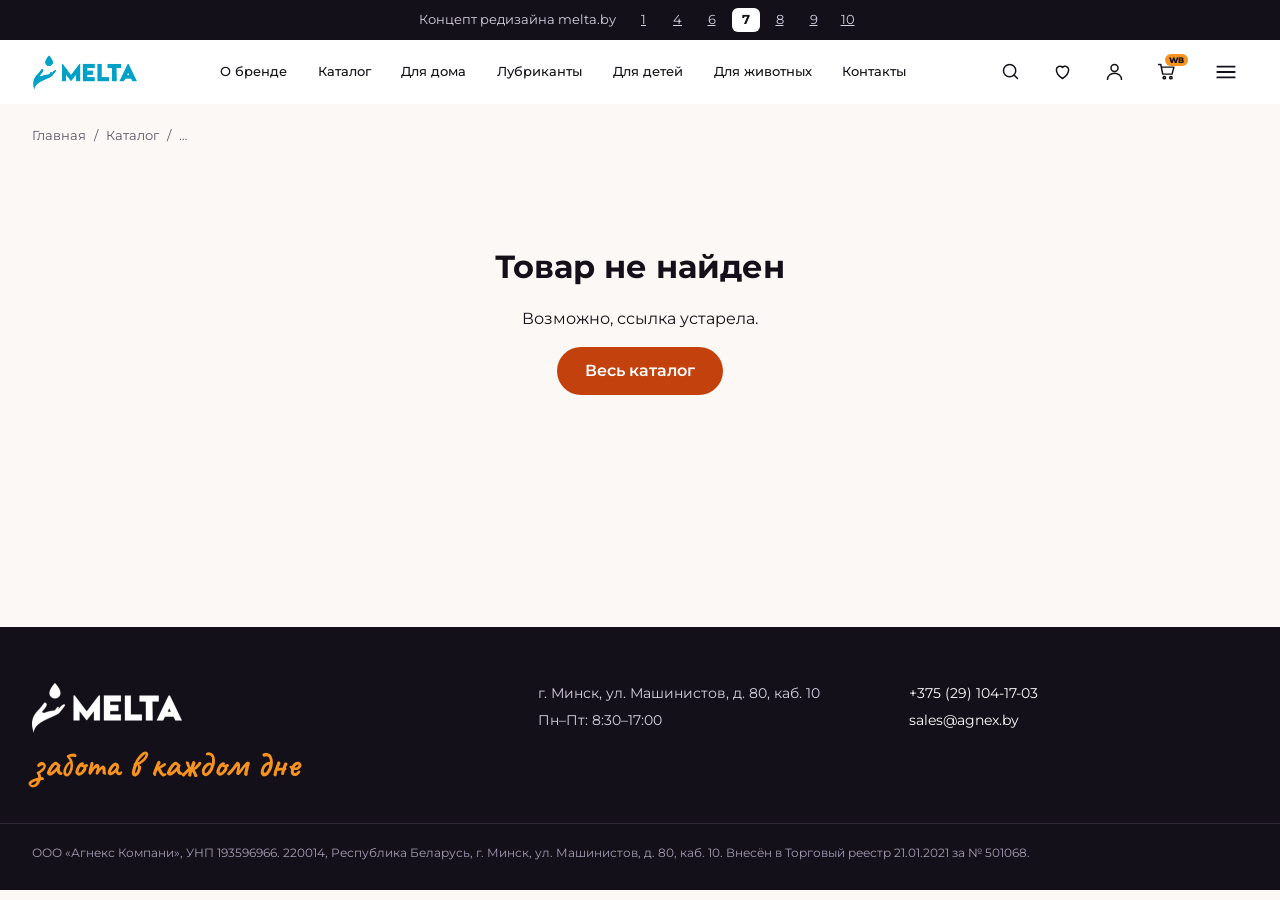
<file: v7/product.html>
<!doctype html>
<html lang="ru">
<head>
  <meta charset="utf-8">
  <meta name="viewport" content="width=device-width, initial-scale=1">
  <title>Товар — Melta</title>
  <meta name="description" content="Карточка товара Melta: описание, состав, применение и характеристики.">
  <link rel="preconnect" href="https://fonts.googleapis.com">
  <link rel="preconnect" href="https://fonts.gstatic.com" crossorigin>
  <link href="https://fonts.googleapis.com/css2?family=Caveat:wght@700&family=Montserrat:wght@400;500;600;700;800;900&display=swap" rel="stylesheet">
  <link rel="stylesheet" href="styles.css">
</head>
<body>

<svg width="0" height="0" style="position: absolute" aria-hidden="true">
  <symbol id="leaf" viewBox="0 0 64 64"><path fill="currentColor" d="M6 58C6 28 26 6 60 4c-2 32-22 54-54 54Z"/><path d="M8 56 48 16" stroke="#fff" stroke-opacity=".45" stroke-width="2" fill="none"/></symbol>
  <symbol id="arrow" viewBox="0 0 24 24"><path d="M3 12h17m-6-6 6 6-6 6" fill="none" stroke="currentColor" stroke-width="1.8" stroke-linecap="round" stroke-linejoin="round"/></symbol>
  <symbol id="paw" viewBox="0 0 24 24"><path fill="currentColor" d="M12 13c-3 0-6 3.2-6 5.6C6 20.4 7.4 21 9 21c1.3 0 2-.6 3-.6s1.7.6 3 .6c1.6 0 3-.6 3-2.4 0-2.4-3-5.6-6-5.6Z"/><ellipse fill="currentColor" cx="5" cy="10" rx="2" ry="2.6"/><ellipse fill="currentColor" cx="9" cy="5.6" rx="2" ry="2.7"/><ellipse fill="currentColor" cx="15" cy="5.6" rx="2" ry="2.7"/><ellipse fill="currentColor" cx="19" cy="10" rx="2" ry="2.6"/></symbol>
</svg>

<div class="variants">
  <span>Концепт редизайна melta.by</span>
  <nav aria-label="Варианты дизайна"><a href="../">1</a><a href="../v4/">4</a><a href="../v6/">6</a><a href="./" aria-current="page">7</a><a href="../v8/">8</a><a href="../v9/">9</a><a href="../v10/">10</a></nav>
</div>

<header class="header" id="top">
  <div class="container header__row">
    <a class="logo" href="index.html" aria-label="Melta — на главную"><img src="../assets/melta-logo-header.png" alt="Melta" width="118" height="42"></a>
    <nav class="nav" id="nav" aria-label="Основное меню">
      <a href="index.html#about">О бренде</a>
      <a href="catalog.html">Каталог</a>
      <a href="https://melta.by/product-category/domestic-chemicals/">Для дома</a>
      <a href="https://melta.by/product-category/cosmetics/">Лубриканты</a>
      <a href="https://melta.by/product-category/cosmetics/">Для детей</a>
      <a href="https://melta.by/product-category/pet-products/">Для животных</a>
      <a href="index.html#contacts">Контакты</a>
    </nav>
    <div class="icons">
      <a href="https://melta.by/?s=" aria-label="Поиск по каталогу"><svg viewBox="0 0 24 24" fill="none" stroke="currentColor" stroke-width="1.7" stroke-linecap="round"><circle cx="11" cy="11" r="7"/><path d="m20 20-4-4"/></svg></a>
      <a href="https://www.wildberries.by/seller/450099" target="_blank" rel="noopener" aria-label="Избранное: магазин Melta на Wildberries"><svg viewBox="0 0 24 24" fill="none" stroke="currentColor" stroke-width="1.7" stroke-linejoin="round"><path d="M12 20s-7-4.4-7-10a4 4 0 0 1 7-2.6A4 4 0 0 1 19 10c0 5.6-7 10-7 10Z"/></svg></a>
      <a href="index.html#price" aria-label="Оптовым клиентам: получить прайс"><svg viewBox="0 0 24 24" fill="none" stroke="currentColor" stroke-width="1.7" stroke-linecap="round"><circle cx="12" cy="8" r="4"/><path d="M4 21c0-4 3.6-7 8-7s8 3 8 7"/></svg></a>
      <a href="https://www.wildberries.by/seller/450099" target="_blank" rel="noopener" aria-label="Купить на Wildberries" class="cart icons__keep"><svg viewBox="0 0 24 24" fill="none" stroke="currentColor" stroke-width="1.7" stroke-linecap="round" stroke-linejoin="round"><path d="M3 4h2.5l2.2 11h10.6L20.5 7H7"/><circle cx="9.5" cy="19" r="1.4"/><circle cx="17" cy="19" r="1.4"/></svg><span class="cart__dot" aria-hidden="true">WB</span></a>
      <button class="burger" type="button" aria-label="Открыть меню" aria-expanded="false" aria-controls="nav"><svg viewBox="0 0 24 24" fill="none" stroke="currentColor" stroke-width="1.7" stroke-linecap="round"><path d="M4 7h16M4 12h16M4 17h16"/></svg></button>
    </div>
  </div>
</header>

<main id="main" class="pp">
  <div class="container">
    <nav class="crumbs" aria-label="Навигация"><a href="index.html">Главная</a><span>/</span><a href="catalog.html">Каталог</a><span>/</span><a class="crumbs__cat" href="catalog.html">…</a></nav>
  </div>
  <div id="product" class="container"><p class="pp__loading">Загружаем товар…</p></div>
</main>

<footer class="footer" id="contacts">
  <div class="container footer__grid">
    <div><img src="../assets/white-logo-150x50.png" alt="Melta" width="150" height="50"><p class="hand">забота в каждом дне</p></div>
    <div><p>г. Минск, ул. Машинистов, д. 80, каб. 10</p><p>Пн–Пт: 8:30–17:00</p></div>
    <div><p><a href="tel:+375291041703">+375 (29) 104-17-03</a></p><p><a href="mailto:sales@agnex.by">sales@agnex.by</a></p></div>
  </div>
  <div class="container footer__legal">ООО «Агнекс Компани», УНП 193596966. 220014, Республика Беларусь, г. Минск, ул. Машинистов, д. 80, каб. 10. Внесён в Торговый реестр 21.01.2021 за № 501068.</div>
</footer>

<script src="../script.js"></script>
<script src="catalog-data.js?v=12"></script>
<script src="product.js?v=3"></script>
<script src="modal.js?v=2"></script>
</body>
</html>
</file>
<file: styles.css>
:root {
  --ink: #0B2530;
  --text: #2F4A55;
  --muted: #557079;
  --brand: #00A1C7;
  --brand-dark: #00708C;
  --tint: #EEF7FA;
  --tint-2: #D9EFF6;
  --line: #DCE7EB;
  --bg: #FFFFFF;
  --wb: #A324E0;
  --radius: 24px;
  --display: "Unbounded", system-ui, sans-serif;
  --body: "Manrope", system-ui, sans-serif;
}

* { box-sizing: border-box; }
html { scroll-behavior: smooth; scroll-padding-top: 88px; }
body { margin: 0; font-family: var(--body); color: var(--ink); background: var(--bg); font-size: 16px; line-height: 1.55; -webkit-font-smoothing: antialiased; }
img { max-width: 100%; display: block; }
a { color: var(--brand-dark); }
h1, h2, h3 { margin: 0; }
.container { max-width: 1240px; margin: 0 auto; padding: 0 24px; }
.skip { position: absolute; left: -9999px; }
.skip:focus { left: 16px; top: 16px; z-index: 100; background: #fff; padding: 8px 12px; }

.variants { background: var(--ink); color: #BFD3DA; font-size: 13px; display: flex; flex-wrap: wrap; justify-content: center; gap: 6px 18px; padding: 8px 16px; }
.variants nav { display: flex; gap: 6px; }
.variants nav a { min-width: 28px; text-align: center; padding: 2px 6px; border-radius: 6px; }
.variants a { color: #BFD3DA; }
.variants a[aria-current] { color: #111; background: #fff; font-weight: 700; text-decoration: none; }

/* buttons */
.btn { display: inline-flex; align-items: center; justify-content: center; gap: 8px; min-height: 44px; padding: 10px 20px; border-radius: 999px; font: 600 15px/1.2 var(--body); text-decoration: none; border: 1px solid transparent; cursor: pointer; transition: background .2s, color .2s, border-color .2s, transform .2s; white-space: nowrap; }
.btn:hover { transform: translateY(-1px); }
.btn--lg { min-height: 54px; padding: 14px 28px; font-size: 16px; }
.btn--primary { background: var(--brand-dark); color: #fff; }
.btn--primary:hover { background: #005A71; color: #fff; }
.btn--dark { background: var(--ink); color: #fff; }
.btn--dark:hover { background: #163C4B; color: #fff; }
.btn--ghost { background: #fff; color: var(--ink); border-color: #BFD3DA; }
.btn--ghost:hover { border-color: var(--ink); color: var(--ink); }
.btn--light { background: #fff; color: var(--ink); }
.btn--wb { background: var(--wb); color: #fff; width: 100%; }
.btn--wb:hover { background: #8519B9; color: #fff; }

/* header */
.header { position: sticky; top: 0; z-index: 50; background: rgba(255,255,255,.92); backdrop-filter: saturate(160%) blur(12px); border-bottom: 1px solid var(--line); }
.header__row { display: flex; align-items: center; gap: 28px; min-height: 76px; }
.logo img { height: 44px; width: auto; }
.nav { display: flex; gap: 22px; flex: 1; justify-content: center; }
.nav a { color: var(--ink); text-decoration: none; font-weight: 600; font-size: 15px; white-space: nowrap; padding: 6px 0; border-bottom: 2px solid transparent; }
.nav a:hover { border-color: var(--brand); }
.header__phone { color: var(--ink); text-decoration: none; font-weight: 700; font-size: 15px; white-space: nowrap; }
.burger { display: none; width: 44px; height: 44px; border: 0; border-radius: 12px; background: var(--tint); cursor: pointer; flex-direction: column; justify-content: center; align-items: center; gap: 5px; }
.burger span { width: 20px; height: 2px; background: var(--ink); border-radius: 2px; transition: transform .2s, opacity .2s; }
.burger[aria-expanded="true"] span:nth-child(1) { transform: translateY(7px) rotate(45deg); }
.burger[aria-expanded="true"] span:nth-child(2) { opacity: 0; }
.burger[aria-expanded="true"] span:nth-child(3) { transform: translateY(-7px) rotate(-45deg); }

/* hero */
.hero { background: linear-gradient(180deg, var(--tint) 0%, #fff 100%); padding: 64px 0 72px; overflow: hidden; }
.hero__grid { display: grid; grid-template-columns: 1.05fr 1fr; gap: 48px; align-items: center; }
.pill { display: inline-block; background: #fff; color: var(--brand-dark); border: 1px solid var(--tint-2); font-weight: 700; font-size: 14px; padding: 8px 14px; border-radius: 999px; }
.hero h1 { font-family: var(--display); font-weight: 600; font-size: clamp(36px, 5vw, 62px); line-height: 1.06; letter-spacing: -0.02em; margin: 22px 0 20px; }
.lead { font-size: 19px; color: var(--text); max-width: 560px; margin: 0 0 32px; }
.hero__actions { display: flex; flex-wrap: wrap; gap: 12px; }
.facts { display: flex; flex-wrap: wrap; gap: 40px; margin: 40px 0 0; padding-top: 24px; border-top: 1px solid var(--line); }
.facts div { display: flex; flex-direction: column-reverse; }
.facts dt { font-family: var(--display); font-weight: 600; font-size: 26px; }
.facts dd { margin: 0; color: var(--muted); font-size: 14px; }
.hero__media { position: relative; }
.hero__media img { width: 100%; border-radius: 32px; aspect-ratio: 680 / 540; object-fit: cover; box-shadow: 0 30px 60px -30px rgba(11,37,48,.35); }
.hero__badge { position: absolute; left: -20px; bottom: 28px; background: #fff; border-radius: 20px; padding: 16px 20px; text-decoration: none; color: var(--ink); display: flex; flex-direction: column; gap: 2px; box-shadow: 0 16px 40px -16px rgba(11,37,48,.35); }
.hero__badge span { font-size: 13px; color: var(--muted); }
.hero__badge strong { color: var(--wb); }

/* sections */
.section { padding: 88px 0; }
.section--tint { background: var(--tint); }
.section__head { margin-bottom: 40px; max-width: 680px; }
.section__head--row { display: flex; flex-wrap: wrap; justify-content: space-between; align-items: flex-end; gap: 16px; max-width: none; }
.section h2 { font-family: var(--display); font-weight: 600; font-size: clamp(28px, 3.4vw, 42px); line-height: 1.12; letter-spacing: -0.01em; }
.section__head p { color: var(--text); font-size: 18px; margin: 14px 0 0; }
.link-arrow { font-weight: 700; text-decoration: none; }
.eyebrow { display: block; font-size: 13px; font-weight: 800; letter-spacing: .1em; text-transform: uppercase; color: #7FD6EA; margin-bottom: 16px; }
.eyebrow--dark { color: var(--brand-dark); }

/* categories */
.cats { display: grid; grid-template-columns: repeat(4, minmax(0, 1fr)); gap: 20px; }
.cat { position: relative; border-radius: var(--radius); overflow: hidden; min-height: 300px; display: flex; align-items: flex-end; text-decoration: none; color: #fff; isolation: isolate; }
.cat--wide { grid-column: span 2; min-height: 360px; }
.cat img { position: absolute; inset: 0; width: 100%; height: 100%; object-fit: cover; z-index: -2; transition: transform .5s; }
.cat::after { content: ""; position: absolute; inset: 0; z-index: -1; background: linear-gradient(180deg, rgba(11,37,48,0) 35%, rgba(11,37,48,.85) 100%); }
.cat:hover img { transform: scale(1.05); }
.cat__body { padding: 24px; display: flex; flex-direction: column; gap: 6px; }
.cat__tag { align-self: flex-start; background: rgba(255,255,255,.18); backdrop-filter: blur(6px); border-radius: 999px; padding: 4px 10px; font-size: 12px; font-weight: 700; }
.cat__title { font-family: var(--display); font-size: 22px; font-weight: 600; line-height: 1.2; }
.cat__text { font-size: 14px; opacity: .9; }
.cat__title::after { content: " →"; font-family: var(--body); }

/* products */
.products { display: grid; grid-template-columns: repeat(4, minmax(0, 1fr)); gap: 20px; }
.product { background: #fff; border-radius: var(--radius); padding: 16px 16px 20px; display: flex; flex-direction: column; gap: 14px; }
.product__img { position: relative; background: var(--tint); border-radius: 16px; overflow: hidden; aspect-ratio: 1; }
.product__img img { width: 100%; height: 100%; object-fit: cover; }
.badge { position: absolute; top: 12px; left: 12px; background: #E8473E; color: #fff; font-size: 12px; font-weight: 800; padding: 4px 10px; border-radius: 999px; text-transform: uppercase; z-index: 1; }
.product h3 { font-size: 16px; font-weight: 700; line-height: 1.35; flex-grow: 1; }

/* contract */
.contract { background: var(--ink); color: #fff; border-radius: 36px; padding: 64px; display: grid; grid-template-columns: 1fr 1.2fr; gap: 56px; align-items: center; }
.contract h2 { color: #fff; }
.contract p { color: #BFD3DA; font-size: 17px; margin: 18px 0 28px; }
.steps { list-style: none; margin: 0; padding: 0; display: grid; grid-template-columns: repeat(2, minmax(0, 1fr)); gap: 16px; }
.steps li { border: 1px solid #23495A; border-radius: 20px; padding: 22px; color: #BFD3DA; font-size: 15px; display: flex; flex-direction: column; gap: 6px; }
.steps span { font-family: var(--display); color: #7FD6EA; font-size: 14px; }
.steps strong { color: #fff; font-size: 18px; }

/* about */
.about { display: grid; grid-template-columns: 1.1fr 1fr; gap: 64px; align-items: start; }
.about__story p { color: var(--text); font-size: 17px; margin: 16px 0 0; }
.why { list-style: none; margin: 0; padding: 0; display: grid; gap: 14px; }
.why li { border: 1px solid var(--line); border-radius: 20px; padding: 20px 22px 20px 64px; position: relative; color: var(--text); font-size: 15px; }
.why li::before { content: ""; position: absolute; left: 22px; top: 22px; width: 26px; height: 26px; border-radius: 50%; background: var(--tint-2) url("data:image/svg+xml,%3Csvg xmlns='http://www.w3.org/2000/svg' viewBox='0 0 24 24' fill='none' stroke='%2300708C' stroke-width='3' stroke-linecap='round' stroke-linejoin='round'%3E%3Cpath d='M5 12l5 5 9-10'/%3E%3C/svg%3E") center / 14px no-repeat; }
.why strong { display: block; color: var(--ink); font-size: 17px; margin-bottom: 2px; }

/* stores */
.stores { list-style: none; margin: 0; padding: 0; display: grid; grid-template-columns: repeat(7, minmax(0, 1fr)); gap: 12px; }
.stores li { background: #fff; border-radius: 18px; height: 92px; display: flex; align-items: center; justify-content: center; padding: 14px; }
.stores img { max-height: 48px; width: auto; object-fit: contain; filter: grayscale(1); opacity: .75; transition: filter .2s, opacity .2s; }
.stores li:hover img { filter: none; opacity: 1; }

/* request */
.request { background: var(--tint); border-radius: 36px; padding: 56px 64px; display: grid; grid-template-columns: 1fr 1.3fr; gap: 56px; }
.request__text p { color: var(--text); font-size: 17px; margin: 16px 0 24px; }
.request__contacts { list-style: none; margin: 0; padding: 0; display: grid; gap: 8px; }
.request__contacts a { font-weight: 700; font-size: 20px; color: var(--ink); text-decoration: none; }
.form { display: grid; grid-template-columns: repeat(2, minmax(0, 1fr)); gap: 16px; }
.form__full { grid-column: 1 / -1; }
.form label { display: flex; flex-direction: column; gap: 8px; font-weight: 700; font-size: 14px; }
.form input:not([type=checkbox]), .form select { font: 400 16px var(--body); color: var(--ink); padding: 14px 16px; border: 1px solid #BFD3DA; border-radius: 14px; background: #fff; min-height: 52px; }
.form input:focus, .form select:focus { outline: 2px solid var(--brand); outline-offset: 1px; border-color: var(--brand); }
.form .check { flex-direction: row; align-items: center; gap: 10px; font-weight: 500; }
.check input { width: 20px; height: 20px; accent-color: var(--brand-dark); }
.form .btn { justify-self: start; }
.form__msg { margin: 0; font-weight: 600; min-height: 1.5em; }
.form__msg.is-error { color: #B42318; }
.form__msg.is-ok { color: var(--brand-dark); }

/* footer */
.footer { background: var(--ink); color: #BFD3DA; padding: 64px 0 32px; }
.footer__grid { display: grid; grid-template-columns: 1.3fr 1.3fr 1fr 1fr; gap: 40px; }
.footer h3 { color: #fff; font-size: 15px; margin-bottom: 14px; }
.footer p { margin: 0 0 8px; font-size: 15px; }
.footer a { color: #BFD3DA; text-decoration: none; }
.footer a:hover { color: #fff; }
.footer__legal { margin-top: 48px; padding-top: 24px; border-top: 1px solid #23495A; font-size: 13px; color: #8AA6B0; }

.mobile-bar { display: none; }

/* responsive */
@media (max-width: 1320px) {
  .header__phone { display: none; }
}
@media (max-width: 1100px) {
  .nav { display: none; position: absolute; top: 100%; left: 0; right: 0; background: #fff; flex-direction: column; gap: 0; padding: 8px 24px 20px; border-bottom: 1px solid var(--line); box-shadow: 0 20px 30px -20px rgba(11,37,48,.3); }
  .nav.is-open { display: flex; }
  .nav a { padding: 14px 0; border-bottom: 1px solid var(--line); }
  .burger { display: flex; }
  .header__row { justify-content: space-between; }
  .stores { grid-template-columns: repeat(4, minmax(0, 1fr)); }
}
@media (max-width: 900px) {
  .hero__grid, .contract, .about, .request { grid-template-columns: 1fr; }
  .cats, .products { grid-template-columns: repeat(2, minmax(0, 1fr)); }
  .contract, .request { padding: 40px 28px; }
  .footer__grid { grid-template-columns: 1fr 1fr; }
  .hero__badge { left: 16px; }
}
@media (max-width: 640px) {
  .container { padding: 0 16px; }
  .header__row { min-height: 64px; gap: 12px; }
  .logo img { height: 36px; }
  .header__phone, .header__cta { display: none; }
  .hero { padding: 36px 0 48px; }
  .lead { font-size: 17px; }
  .hero__actions .btn { flex: 1 1 100%; }
  .facts { gap: 24px; }
  .facts dt { font-size: 20px; }
  .section { padding: 56px 0; }
  .cats { grid-template-columns: 1fr; }
  .cat, .cat--wide { grid-column: auto; min-height: 220px; }
  .products { gap: 12px; }
  .product { padding: 10px 10px 14px; }
  .product h3 { font-size: 14px; }
  .steps { grid-template-columns: 1fr; }
  .stores { grid-template-columns: repeat(2, minmax(0, 1fr)); }
  .form { grid-template-columns: 1fr; }
  .form .btn { justify-self: stretch; }
  .footer__grid { grid-template-columns: 1fr; }
  .footer { padding-bottom: 104px; }
  .mobile-bar { display: flex; gap: 8px; position: fixed; left: 12px; right: 12px; bottom: 12px; z-index: 40; background: #fff; padding: 6px; border-radius: 999px; box-shadow: 0 10px 30px rgba(11,37,48,.22); }
  .mobile-bar .btn { flex: 1; }
}
@media (prefers-reduced-motion: reduce) {
  html { scroll-behavior: auto; }
  * { transition: none !important; }
}
</file>
<file: v4/styles.css>
:root {
  --ink: #101418;
  --cyan: #00A1C7;
  --pink: #FF5FA2;
  --yellow: #FFE14D;
  --lime: #C6F24E;
  --peach: #FFC4A8;
  --sky: #BDEBF7;
  --bg: #FFFBF2;
  --display: "Dela Gothic One", Impact, sans-serif;
  --body: "Rubik", system-ui, sans-serif;
}

* { box-sizing: border-box; }
html { scroll-behavior: smooth; scroll-padding-top: 84px; }
body { margin: 0; font-family: var(--body); color: var(--ink); background: var(--bg); line-height: 1.5; -webkit-font-smoothing: antialiased; }
img { max-width: 100%; display: block; }
a { color: var(--ink); }
h1, h2, h3 { margin: 0; font-family: var(--display); font-weight: 400; text-transform: uppercase; line-height: .95; }
.container { max-width: 1280px; margin: 0 auto; padding: 0 24px; }

.variants { background: var(--ink); color: #D0D4D8; font-size: 13px; display: flex; flex-wrap: wrap; justify-content: center; align-items: center; gap: 6px 14px; padding: 8px 16px; }
.variants nav { display: flex; gap: 6px; }
.variants a { color: #D0D4D8; min-width: 28px; text-align: center; padding: 2px 6px; border-radius: 6px; }
.variants a[aria-current] { color: var(--ink); background: #fff; font-weight: 700; text-decoration: none; }

.btn { display: inline-flex; align-items: center; justify-content: center; min-height: 44px; padding: 10px 20px; border-radius: 999px; font: 600 15px/1.2 var(--body); text-decoration: none; border: 2px solid var(--ink); cursor: pointer; white-space: nowrap; transition: transform .15s, box-shadow .15s; }
.btn:hover { transform: translate(-2px, -2px); box-shadow: 3px 3px 0 var(--ink); }
.btn--lg { min-height: 56px; padding: 14px 28px; font-size: 17px; }
.btn--ink { background: var(--ink); color: #fff; }
.btn--ink:hover { color: #fff; }
.btn--pink { background: var(--pink); color: var(--ink); }
.btn--outline { background: transparent; color: var(--ink); }
.btn--wb { background: #A324E0; border-color: #A324E0; color: #fff; }
.btn--wb:hover { color: #fff; box-shadow: 3px 3px 0 var(--ink); }

.header { position: sticky; top: 0; z-index: 50; background: var(--bg); border-bottom: 2px solid var(--ink); }
.header__row { display: flex; align-items: center; gap: 16px; min-height: 72px; }
.logo img { height: 40px; width: auto; mix-blend-mode: multiply; }
.nav { display: flex; gap: 4px; flex: 1; justify-content: center; }
.nav a { text-decoration: none; font-weight: 600; font-size: 15px; padding: 8px 14px; border-radius: 999px; white-space: nowrap; }
.nav a:hover { background: var(--yellow); }
.burger { display: none; width: 44px; height: 44px; border: 2px solid var(--ink); border-radius: 999px; background: transparent; cursor: pointer; flex-direction: column; justify-content: center; align-items: center; gap: 4px; }
.burger span { width: 18px; height: 2px; background: var(--ink); }

.hero { padding: 56px 0 64px; }
.hero__grid { display: grid; grid-template-columns: 1.1fr 1fr; gap: 48px; align-items: center; }
.hero__kicker { margin: 0 0 20px; font-weight: 600; font-size: 15px; }
.hero__grid > * { min-width: 0; }
.hero h1 { font-size: clamp(44px, 6.2vw, 92px); letter-spacing: -0.01em; }
.hl { display: inline-block; background: var(--cyan); color: var(--ink); padding: .04em .12em 0; margin-top: .08em; border-radius: .12em; line-height: .95; }
.hero__lead { font-size: 19px; max-width: 520px; margin: 28px 0 32px; }
.hero__actions { display: flex; flex-wrap: wrap; gap: 12px; }
.hero__media { position: relative; }
.hero__media img { border: 2px solid var(--ink); border-radius: 32px; width: 100%; aspect-ratio: 680 / 540; object-fit: cover; }
.sticker { position: absolute; font-family: var(--display); text-transform: uppercase; border: 2px solid var(--ink); border-radius: 999px; padding: 12px 20px; font-size: 20px; }
.sticker--a { top: -18px; left: -18px; background: var(--yellow); transform: rotate(-8deg); }
.sticker--b { bottom: 24px; right: -14px; background: var(--pink); transform: rotate(6deg); }

.ticker { background: var(--ink); color: #fff; overflow: hidden; border-block: 2px solid var(--ink); }
.ticker__track { display: flex; gap: 28px; width: max-content; padding: 16px 0; animation: tick 30s linear infinite; font-family: var(--display); text-transform: uppercase; font-size: 22px; white-space: nowrap; }
.ticker__track span:nth-child(4n+2) { color: var(--yellow); }
.ticker__track span:nth-child(4n) { color: var(--cyan); }
@keyframes tick { to { transform: translateX(-50%); } }

.section { padding: 88px 0; }
.section h2 { font-size: clamp(40px, 6vw, 80px); margin-bottom: 36px; }
.section--ink { background: var(--ink); color: #fff; }
.section--ink h2 { color: #fff; }
.section--yellow { background: var(--yellow); border-top: 2px solid var(--ink); }

.tabs { display: flex; flex-wrap: wrap; gap: 10px; margin-bottom: 20px; }
.tabs button { font: 600 16px var(--body); color: var(--ink); background: #fff; border: 2px solid var(--ink); border-radius: 999px; padding: 12px 22px; min-height: 48px; cursor: pointer; }
.tabs button[aria-selected="true"] { background: var(--ink); color: #fff; }
.tabs button:focus-visible { outline: 3px solid var(--cyan); outline-offset: 2px; }
.panel { border: 2px solid var(--ink); border-radius: 32px; display: grid; grid-template-columns: 1.1fr 1fr; overflow: hidden; min-height: 420px; }
.panel[hidden] { display: none; }
.panel__text { padding: 48px; display: flex; flex-direction: column; justify-content: center; gap: 18px; }
.panel h3 { font-size: clamp(32px, 4vw, 56px); }
.panel p { margin: 0; font-size: 18px; max-width: 460px; }
.panel__links { display: flex; flex-wrap: wrap; gap: 10px; }
.panel img { width: 100%; height: 100%; object-fit: cover; border-left: 2px solid var(--ink); }
.panel--yellow { background: var(--yellow); }
.panel--cyan { background: var(--sky); }
.panel--pink { background: #FFD0E4; }
.panel--lime { background: var(--lime); }
.panel--peach { background: var(--peach); }

.values { border-block: 2px solid var(--ink); background: #fff; }
.values__grid { display: grid; grid-template-columns: repeat(4, minmax(0, 1fr)); }
.value { padding: 32px 24px; display: flex; flex-direction: column; gap: 4px; border-right: 2px solid var(--ink); }
.value:last-child { border-right: 0; }
.value__icon { width: 52px; height: 52px; border-radius: 50%; background: var(--cyan); display: flex; align-items: center; justify-content: center; margin-bottom: 12px; border: 2px solid var(--ink); }
.value__icon svg { width: 26px; height: 26px; }
.value strong { font-size: 18px; }
.value span:last-child { color: #4A5056; }

.head-row { display: flex; flex-wrap: wrap; justify-content: space-between; align-items: center; gap: 16px; margin-bottom: 36px; }
.head-row h2 { margin: 0; }
.cards { display: grid; grid-template-columns: repeat(4, minmax(0, 1fr)); gap: 20px; }
.card { border: 2px solid var(--ink); border-radius: 28px; padding: 14px 14px 20px; text-decoration: none; display: flex; flex-direction: column; gap: 14px; font-weight: 600; font-size: 16px; transition: transform .15s, box-shadow .15s; }
.card:hover { transform: translate(-3px, -3px); box-shadow: 6px 6px 0 var(--ink); }
.card img { border-radius: 18px; aspect-ratio: 1; object-fit: cover; border: 2px solid var(--ink); }
.card--cyan { background: var(--sky); }
.card--yellow { background: var(--yellow); }
.card--lime { background: var(--lime); }
.card--pink { background: #FFD0E4; }

.b2b__grid { display: grid; grid-template-columns: 1fr 1fr; gap: 20px; }
.b2b__card { border-radius: 32px; padding: 40px; text-decoration: none; color: var(--ink); display: flex; flex-direction: column; gap: 14px; min-height: 300px; transition: transform .15s; }
.b2b__card:hover { transform: rotate(-1deg); }
.b2b__card strong { font-family: var(--display); font-weight: 400; text-transform: uppercase; font-size: clamp(36px, 4.4vw, 64px); line-height: 1; }
.b2b__card span { font-size: 18px; flex: 1; max-width: 460px; }
.b2b__card em { font-style: normal; font-weight: 700; font-size: 18px; }
.b2b__card--pink { background: var(--pink); }
.b2b__card--cyan { background: var(--cyan); }

.stores { list-style: none; margin: 0; padding: 0; display: grid; grid-template-columns: repeat(7, minmax(0, 1fr)); gap: 12px; }
.stores li { background: #fff; border: 2px solid var(--ink); border-radius: 20px; height: 90px; display: flex; align-items: center; justify-content: center; padding: 14px; }
.stores img { max-height: 46px; width: auto; object-fit: contain; }

.request { display: grid; grid-template-columns: 1fr 1.2fr; gap: 56px; align-items: start; }
.request p { font-size: 18px; margin: 0 0 24px; }
.phone { display: block; font-family: var(--display); font-size: clamp(26px, 3vw, 38px); text-decoration: none; }
.mail { display: block; font-weight: 600; font-size: 20px; margin-top: 8px; text-decoration: none; }
.form { display: grid; grid-template-columns: repeat(2, minmax(0, 1fr)); gap: 14px; background: #fff; border: 2px solid var(--ink); border-radius: 28px; padding: 28px; }
.form__full { grid-column: 1 / -1; }
.form label { display: flex; flex-direction: column; gap: 8px; font-weight: 600; font-size: 14px; }
.form input:not([type=checkbox]), .form select { font: 400 16px var(--body); color: var(--ink); padding: 13px 16px; border: 2px solid var(--ink); border-radius: 14px; background: #fff; min-height: 52px; }
.form input:focus, .form select:focus { outline: 3px solid var(--cyan); outline-offset: 1px; }
.form .check { flex-direction: row; align-items: center; gap: 10px; font-weight: 500; }
.check input { width: 22px; height: 22px; accent-color: var(--ink); }
.form__msg { margin: 0; font-weight: 600; min-height: 1.5em; }
.form__msg.is-error { color: #B42318; }
.form__msg.is-ok { color: #00708C; }

.footer { background: var(--ink); color: #D0D4D8; padding: 48px 0 28px; }
.footer__grid { display: grid; grid-template-columns: 1.4fr 1fr 1fr; gap: 32px; align-items: end; }
.footer__big { font-family: var(--display); font-size: clamp(64px, 10vw, 140px); line-height: .85; color: var(--cyan); margin: 0; }
.footer p { margin: 0 0 6px; }
.footer a { color: #fff; text-decoration: none; font-weight: 600; }
.footer__legal { margin-top: 36px; padding-top: 20px; border-top: 1px solid #2A3138; font-size: 13px; color: #9AA2AA; }

@media (max-width: 1100px) {
  .nav { display: none; position: absolute; top: 100%; left: 0; right: 0; background: var(--bg); flex-direction: column; gap: 0; padding: 8px 24px 20px; border-bottom: 2px solid var(--ink); }
  .nav.is-open { display: flex; }
  .nav a { padding: 14px 0; border-radius: 0; border-bottom: 1px solid #E3DED2; }
  .burger { display: flex; }
  .header__row { justify-content: flex-end; }
  .logo { margin-right: auto; }
  .stores { grid-template-columns: repeat(4, minmax(0, 1fr)); }
}
@media (max-width: 900px) {
  .hero__grid, .panel, .b2b__grid, .request { grid-template-columns: 1fr; }
  .panel img { border-left: 0; border-top: 2px solid var(--ink); max-height: 320px; }
  .panel__text { padding: 32px 28px; }
  .values__grid, .cards { grid-template-columns: repeat(2, minmax(0, 1fr)); }
  .value:nth-child(2) { border-right: 0; }
  .value:nth-child(-n+2) { border-bottom: 2px solid var(--ink); }
  .footer__grid { grid-template-columns: 1fr 1fr; }
  .footer__big { grid-column: 1 / -1; }
}
@media (max-width: 640px) {
  .container { padding: 0 16px; }
  .header__row { min-height: 64px; gap: 8px; }
  .logo img { height: 34px; }
  .hero { padding: 40px 0 56px; }
  .hero__actions .btn { flex: 1 1 100%; }
  .sticker { font-size: 15px; padding: 8px 14px; }
  .sticker--a { left: -6px; }
  .sticker--b { right: -4px; }
  .section { padding: 56px 0; }
  .tabs { flex-wrap: nowrap; overflow-x: auto; padding-bottom: 6px; }
  .tabs button { flex: 0 0 auto; }
  .values__grid { grid-template-columns: 1fr; }
  .value { border-right: 0; border-bottom: 2px solid var(--ink); }
  .value:last-child { border-bottom: 0; }
  .cards { gap: 12px; }
  .card { font-size: 14px; padding: 10px 10px 14px; border-radius: 20px; }
  .b2b__card { padding: 28px; min-height: 0; }
  .stores { grid-template-columns: repeat(2, minmax(0, 1fr)); }
  .form { grid-template-columns: 1fr; padding: 20px; }
  .footer__grid { grid-template-columns: 1fr; }
}
@media (prefers-reduced-motion: reduce) {
  html { scroll-behavior: auto; }
  * { transition: none !important; }
  .ticker__track { animation: none; }
}
</file>
<file: v6/styles.css>
/* Melta — вариант 6. Токены выведены из бренд-стратегии, обоснование: brand.html */
:root {
  /* Цвет: 60% milk · 30% deep · 10% cyan + lemon */
  --color-brand-primary: #00A1C7;   /* фирменный бирюзовый: плашки, иконки, капля. Не для мелкого текста */
  --color-brand-deep: #0E3A47;      /* основной текст и тёмные секции */
  --color-brand-action: #00708C;    /* ссылки и кнопки с белым текстом (5.68:1) */
  --color-brand-light: #5CC8E0;    /* бирюзовый для текста и кнопок на тёмном (6.29:1) */
  --color-accent: #F5D547;          /* лимон Biolut: только бейджи и маркеры */
  --color-bg: #F7F5F0;              /* молочный, «мыльная основа» */
  --color-surface: #FFFFFF;
  --color-foam: #E3F3F7;            /* светлая бирюзовая плашка */
  --color-text-2: #56666B;          /* вторичный текст (5.49:1 на milk) */
  --color-line: #DDE3E1;
  --color-error: #B42318;
  --color-success: #2E7D4F;

  /* Шрифты (OFL, с кириллицей) */
  --font-sans: "Onest", "Segoe UI", Arial, sans-serif;
  --font-mono: "JetBrains Mono", "Consolas", monospace;

  /* Модульная шкала 1.25 от 16px */
  --fs-1: 0.8rem;    /* 12.8 */
  --fs-2: 1rem;      /* 16 */
  --fs-3: 1.25rem;   /* 20 */
  --fs-4: 1.5625rem; /* 25 */
  --fs-5: 1.953rem;  /* 31 */
  --fs-6: 2.441rem;  /* 39 */
  --fs-7: 3.052rem;  /* 49 */
  --fs-8: 3.815rem;  /* 61 */

  /* Отступы, шаг 8px */
  --space-1: 8px;
  --space-2: 16px;
  --space-3: 24px;
  --space-5: 40px;
  --space-8: 64px;
  --space-12: 96px;

  /* Формы: «брусок» */
  --radius-bar: 32px;
  --radius-md: 16px;
  --radius-sm: 10px;
}

* { box-sizing: border-box; }
html { scroll-behavior: smooth; scroll-padding-top: 88px; }
body { margin: 0; font-family: var(--font-sans); font-size: var(--fs-2); line-height: 1.55; color: var(--color-brand-deep); background: var(--color-bg); -webkit-font-smoothing: antialiased; }
img { max-width: 100%; display: block; }
a { color: var(--color-brand-action); }
h1, h2, h3 { margin: 0; line-height: 1.1; letter-spacing: -0.02em; font-weight: 700; }
p { margin: 0; }
.container { max-width: 1248px; margin: 0 auto; padding: 0 var(--space-3); }
.grid { display: grid; grid-template-columns: repeat(12, minmax(0, 1fr)); column-gap: var(--space-3); }

/* переключатель вариантов */
.variants { background: var(--color-brand-deep); color: #C9D8DC; font-size: 13px; display: flex; flex-wrap: wrap; justify-content: center; align-items: center; gap: 6px 14px; padding: 8px 16px; }
.variants nav { display: flex; gap: 6px; }
.variants a { color: #C9D8DC; min-width: 28px; text-align: center; padding: 2px 6px; border-radius: 6px; }
.variants a[aria-current] { color: var(--color-brand-deep); background: #fff; font-weight: 700; text-decoration: none; }
.variants .guide-link { color: #fff; font-weight: 600; }

/* Якорь 2: капля */
.drop { display: inline-block; width: 0.7em; height: 0.9em; flex: none; background: var(--color-brand-primary); -webkit-mask: url("data:image/svg+xml,%3Csvg xmlns='http://www.w3.org/2000/svg' viewBox='0 0 14 18'%3E%3Cpath d='M7 0C7 0 0 7.6 0 11.5A7 6.5 0 0 0 14 11.5C14 7.6 7 0 7 0Z'/%3E%3C/svg%3E") center / contain no-repeat; mask: url("data:image/svg+xml,%3Csvg xmlns='http://www.w3.org/2000/svg' viewBox='0 0 14 18'%3E%3Cpath d='M7 0C7 0 0 7.6 0 11.5A7 6.5 0 0 0 14 11.5C14 7.6 7 0 7 0Z'/%3E%3C/svg%3E") center / contain no-repeat; }
.eyebrow { display: flex; align-items: center; gap: var(--space-1); font-family: var(--font-mono); font-size: var(--fs-1); font-weight: 500; letter-spacing: .08em; text-transform: uppercase; color: var(--color-text-2); margin-bottom: var(--space-2); }
.eyebrow--light { color: #A9C3CA; }

/* Якорь 3: технические ярлыки */
.tags { display: flex; flex-wrap: wrap; gap: var(--space-1); list-style: none; margin: 0; padding: 0; }
.tag { font-family: var(--font-mono); font-size: var(--fs-1); font-weight: 500; letter-spacing: .04em; text-transform: uppercase; border: 1px solid var(--color-brand-deep); border-radius: 6px; padding: 5px 10px; background: var(--color-surface); }

/* Якорь 1: брусок */
.bar { border-radius: var(--radius-bar); overflow: hidden; position: relative; }
.bar::after { content: ""; position: absolute; inset: 10px; border-radius: calc(var(--radius-bar) - 10px); box-shadow: inset 0 0 0 1px rgba(255,255,255,.55); pointer-events: none; }
.bar img { width: 100%; height: 100%; object-fit: cover; }

/* кнопки */
.btn { display: inline-flex; align-items: center; justify-content: center; gap: var(--space-1); min-height: 48px; padding: 12px 24px; border-radius: var(--radius-sm); font: 600 var(--fs-2)/1.2 var(--font-sans); text-decoration: none; border: 1px solid transparent; cursor: pointer; white-space: nowrap; transition: background .2s, border-color .2s; }
.btn--primary { background: var(--color-brand-action); color: #fff; }
.btn--primary:hover { background: #005B72; color: #fff; }
.btn--secondary { background: transparent; color: var(--color-brand-deep); border-color: var(--color-brand-deep); }
.btn--secondary:hover { background: var(--color-surface); }
.btn--light { background: var(--color-bg); color: var(--color-brand-deep); }
.btn--wb { background: #A324E0; color: #fff; }
.btn--wb:hover { background: #8519B9; color: #fff; }
.btn:focus-visible, a:focus-visible, button:focus-visible { outline: 3px solid var(--color-brand-primary); outline-offset: 2px; }

/* шапка */
.header { position: sticky; top: 0; z-index: 50; background: rgba(247,245,240,.94); backdrop-filter: blur(10px); border-bottom: 1px solid var(--color-line); }
.header__row { display: flex; align-items: center; gap: var(--space-3); min-height: 72px; }
.logo img { height: 40px; width: auto; mix-blend-mode: multiply; }
.nav { display: flex; gap: var(--space-3); flex: 1; justify-content: center; }
.nav a { color: var(--color-brand-deep); text-decoration: none; font-weight: 500; white-space: nowrap; padding: var(--space-1) 0; }
.nav a:hover { color: var(--color-brand-action); }
.header__phone { color: var(--color-brand-deep); text-decoration: none; font-weight: 600; white-space: nowrap; }
.burger { display: none; width: 48px; height: 48px; border: 1px solid var(--color-line); border-radius: var(--radius-sm); background: var(--color-surface); cursor: pointer; flex-direction: column; justify-content: center; align-items: center; gap: 5px; }
.burger span { width: 20px; height: 2px; background: var(--color-brand-deep); }

/* hero: текст 6 колонок, изображение 6 */
.hero { padding: var(--space-8) 0 var(--space-12); }
.hero__text { grid-column: 1 / span 6; align-self: center; }
.hero h1 { font-size: clamp(var(--fs-6), 4.6vw, var(--fs-8)); }
.hero__lead { font-size: var(--fs-3); color: var(--color-text-2); margin: var(--space-3) 0 var(--space-5); max-width: 34em; }
.hero__actions { display: flex; flex-wrap: wrap; gap: var(--space-2); margin-bottom: var(--space-5); }
.hero__media { grid-column: 7 / span 6; aspect-ratio: 5 / 4; }

/* секции */
.section { padding: var(--space-12) 0; }
.section--deep { background: var(--color-brand-deep); color: var(--color-bg); }
.section--white { background: var(--color-surface); }
.section__head { grid-column: 1 / span 8; margin-bottom: var(--space-5); }
.section h2 { font-size: clamp(var(--fs-5), 3.4vw, var(--fs-7)); }
.section__head p { color: var(--color-text-2); font-size: var(--fs-3); margin-top: var(--space-2); }

/* для кого */
.audience { grid-column: 1 / -1; display: grid; grid-template-columns: repeat(3, minmax(0, 1fr)); gap: var(--space-3); }
.aud { background: var(--color-surface); border-radius: var(--radius-bar); padding: var(--space-5); display: flex; flex-direction: column; gap: var(--space-2); border: 1px solid var(--color-line); }
.aud--accent { background: var(--color-brand-deep); border-color: var(--color-brand-deep); color: var(--color-bg); }
.aud h3 { font-size: var(--fs-4); }
.aud p { color: var(--color-text-2); flex: 1; }
.aud--accent p { color: #C9D8DC; }
.aud__n { font-family: var(--font-mono); font-size: var(--fs-1); color: var(--color-text-2); }
.aud--accent .aud__n { color: var(--color-brand-light); }
.aud--accent .btn--primary { background: var(--color-brand-light); color: var(--color-brand-deep); }
.aud--accent .btn--primary:hover { background: #8AD8EA; color: var(--color-brand-deep); }
.aud .btn { align-self: flex-start; }

/* каталог */
.cats { grid-column: 1 / -1; display: grid; grid-template-columns: repeat(12, minmax(0, 1fr)); gap: var(--space-3); }
.cat { text-decoration: none; color: var(--color-brand-deep); display: flex; flex-direction: column; gap: var(--space-2); grid-column: span 4; }
.cat:nth-child(-n+2) { grid-column: span 6; }
.cat .bar { aspect-ratio: 16 / 10; }
.cat:nth-child(-n+2) .bar { aspect-ratio: 16 / 9; }
.cat .bar img { transition: transform .5s; }
.cat:hover .bar img { transform: scale(1.04); }
.cat__row { display: flex; justify-content: space-between; align-items: baseline; gap: var(--space-2); }
.cat__title { font-size: var(--fs-4); font-weight: 700; letter-spacing: -0.01em; }
.cat__meta { font-family: var(--font-mono); font-size: var(--fs-1); color: var(--color-text-2); text-transform: uppercase; white-space: nowrap; }

/* Якорь 4: формула из трёх шагов */
.steps { grid-column: 1 / -1; list-style: none; margin: 0; padding: 0; display: grid; grid-template-columns: repeat(3, minmax(0, 1fr)); gap: var(--space-3); }
.step { border-top: 2px solid var(--color-brand-primary); padding-top: var(--space-3); display: flex; flex-direction: column; gap: var(--space-1); }
.step__n { font-family: var(--font-mono); font-size: var(--fs-2); color: var(--color-brand-primary); }
.step h3 { font-size: var(--fs-5); }
.section--deep .step p { color: #C9D8DC; }
.section--deep .step__n { color: var(--color-brand-light); }
.section--deep h2 { color: var(--color-bg); }
.story-note { grid-column: 1 / span 7; margin-top: var(--space-8); color: #C9D8DC; font-size: var(--fs-3); }

/* хиты */
.products { grid-column: 1 / -1; display: grid; grid-template-columns: repeat(4, minmax(0, 1fr)); gap: var(--space-3); }
.product { display: flex; flex-direction: column; gap: var(--space-2); }
.product .bar { aspect-ratio: 1; background: var(--color-foam); }
.product__badge { position: absolute; top: var(--space-2); left: var(--space-2); z-index: 1; background: var(--color-accent); color: var(--color-brand-deep); font-family: var(--font-mono); font-size: var(--fs-1); font-weight: 600; text-transform: uppercase; padding: 4px 10px; border-radius: 6px; }
.product h3 { font-size: var(--fs-2); font-weight: 600; line-height: 1.4; letter-spacing: 0; flex: 1; }
.head-split { grid-column: 1 / -1; display: flex; flex-wrap: wrap; justify-content: space-between; align-items: flex-end; gap: var(--space-2); margin-bottom: var(--space-5); }

/* где купить */
.stores { grid-column: 1 / -1; list-style: none; margin: 0; padding: 0; display: grid; grid-template-columns: repeat(7, minmax(0, 1fr)); gap: var(--space-2); }
.stores li { background: var(--color-surface); border-radius: var(--radius-md); height: 88px; display: flex; align-items: center; justify-content: center; padding: var(--space-2); border: 1px solid var(--color-line); }
.stores img { max-height: 44px; width: auto; object-fit: contain; }

/* заявка */
.request { grid-column: 1 / -1; display: grid; grid-template-columns: repeat(12, minmax(0, 1fr)); gap: var(--space-3); background: var(--color-foam); border-radius: var(--radius-bar); padding: var(--space-8); }
.request__text { grid-column: 1 / span 5; display: flex; flex-direction: column; gap: var(--space-3); }
.request__text .steps { grid-template-columns: 1fr; gap: var(--space-2); }
.request__text .step { padding-top: var(--space-2); flex-direction: row; gap: var(--space-2); align-items: baseline; }
.request__text .step h3 { font-size: var(--fs-3); }
.request__contacts a { display: block; font-weight: 700; font-size: var(--fs-4); color: var(--color-brand-deep); text-decoration: none; }
.form { grid-column: 7 / span 6; display: grid; grid-template-columns: repeat(2, minmax(0, 1fr)); gap: var(--space-2); background: var(--color-surface); border-radius: var(--radius-md); padding: var(--space-5); align-self: start; }
.form__full { grid-column: 1 / -1; }
.form label { display: flex; flex-direction: column; gap: var(--space-1); font-weight: 600; font-size: 14px; }
.form input:not([type=checkbox]), .form select { font: 400 var(--fs-2) var(--font-sans); color: var(--color-brand-deep); padding: 12px 14px; border: 1px solid #A9B7BA; border-radius: var(--radius-sm); background: var(--color-surface); min-height: 48px; }
.form .check { flex-direction: row; align-items: center; gap: var(--space-1); font-weight: 400; }
.check input { width: 20px; height: 20px; accent-color: var(--color-brand-action); }
.form .btn { justify-self: start; }
.form__msg { margin: 0; font-weight: 600; min-height: 1.5em; }
.form__msg.is-error { color: var(--color-error); }
.form__msg.is-ok { color: var(--color-success); }

/* подвал */
.footer { background: var(--color-brand-deep); color: #C9D8DC; padding: var(--space-8) 0 var(--space-3); }
.footer__col { grid-column: span 3; }
.footer__col:first-child { grid-column: span 6; }
.footer h3 { font-size: var(--fs-2); color: #fff; margin-bottom: var(--space-2); }
.footer p { margin-bottom: var(--space-1); }
.footer a { color: #fff; text-decoration: none; }
.footer__legal { margin-top: var(--space-8); padding-top: var(--space-3); border-top: 1px solid #23515F; font-size: 13px; color: #9DB5BC; }

@media (max-width: 1100px) {
  .nav { display: none; position: absolute; top: 100%; left: 0; right: 0; background: var(--color-bg); flex-direction: column; gap: 0; padding: var(--space-1) var(--space-3) var(--space-3); border-bottom: 1px solid var(--color-line); }
  .nav.is-open { display: flex; }
  .nav a { padding: var(--space-2) 0; border-bottom: 1px solid var(--color-line); }
  .burger { display: flex; }
  .header__phone { margin-left: auto; }
  .stores { grid-template-columns: repeat(4, minmax(0, 1fr)); }
}
@media (max-width: 900px) {
  .hero__text, .hero__media, .section__head, .story-note, .request__text, .form { grid-column: 1 / -1; }
  .hero__media { margin-top: var(--space-5); }
  .audience, .steps { grid-template-columns: 1fr; }
  .cat, .cat:nth-child(-n+2) { grid-column: span 6; }
  .products { grid-template-columns: repeat(2, minmax(0, 1fr)); }
  .request { padding: var(--space-5) var(--space-3); }
  .footer__col, .footer__col:first-child { grid-column: span 6; }
}
@media (max-width: 640px) {
  .container { padding: 0 var(--space-2); }
  .header__phone { display: none; }
  .header__row { min-height: 64px; }
  .logo img { height: 34px; }
  .hero { padding: var(--space-5) 0 var(--space-8); }
  .hero__lead { font-size: var(--fs-2); }
  .hero__actions .btn { flex: 1 1 100%; }
  .section { padding: var(--space-8) 0; }
  .aud { padding: var(--space-3); }
  .cat, .cat:nth-child(-n+2) { grid-column: 1 / -1; }
  .products { gap: var(--space-2); }
  .stores { grid-template-columns: repeat(2, minmax(0, 1fr)); }
  .form { grid-template-columns: 1fr; padding: var(--space-3); }
  .form .btn { justify-self: stretch; }
  .footer__col, .footer__col:first-child { grid-column: 1 / -1; }
}
@media (prefers-reduced-motion: reduce) {
  html { scroll-behavior: auto; }
  * { transition: none !important; }
}
</file>
<file: v7/styles.css>
:root {
  --orange: #F7931E;       /* кляксы и фоны; текст на нём только тёмный (7.63:1) */
  --orange-btn: #C2410C;   /* кнопки с белым текстом (5.18:1) */
  --orange-hand: #E8650F;  /* рукописные пометки (крупный декоративный текст) */
  --purple: #6A3FD6;       /* второй акцент; белый текст 6.37:1 */
  --ink: #141019;
  --grey: #5B5568;
  --bg: #FBF8F5;
  --leaf: #5BA23F;
  --font: "Montserrat", system-ui, sans-serif;
  --hand: "Caveat", cursive;
}

* { box-sizing: border-box; }
html { scroll-behavior: smooth; scroll-padding-top: 80px; }
html, body { overflow-x: clip; }
body { margin: 0; font-family: var(--font); color: var(--ink); background: var(--bg); line-height: 1.5; -webkit-font-smoothing: antialiased; }
img { max-width: 100%; display: block; }
a { color: var(--orange-btn); }
h1, h2, h3 { margin: 0; }
.container { max-width: 1320px; margin: 0 auto; padding: 0 32px; position: relative; }
.hand { font-family: var(--hand); font-weight: 700; line-height: .95; }

.variants { background: var(--ink); color: #D6D1E2; font-size: 13px; display: flex; flex-wrap: wrap; justify-content: center; align-items: center; gap: 6px 14px; padding: 8px 16px; position: relative; z-index: 60; }
.variants nav { display: flex; gap: 6px; }
.variants a { color: #D6D1E2; min-width: 28px; text-align: center; padding: 2px 6px; border-radius: 6px; }
.variants a[aria-current] { color: var(--ink); background: #fff; font-weight: 700; text-decoration: none; }

.btn { display: inline-flex; align-items: center; justify-content: center; gap: 12px; min-height: 48px; padding: 12px 28px; border-radius: 999px; font: 600 16px/1.2 var(--font); text-decoration: none; border: 0; cursor: pointer; white-space: nowrap; transition: transform .2s, background .2s, box-shadow .2s; }
.btn:hover { transform: translateY(-2px); }
.btn--orange { background: var(--orange-btn); color: #fff; box-shadow: 0 12px 26px -12px rgba(194,65,12,.7); }
.btn--orange:hover { background: #A63609; color: #fff; }
.btn--white { background: #fff; color: var(--ink); }
.btn--wb { background: #A324E0; color: #fff; }
.btn--wb:hover { background: #8519B9; color: #fff; }
.arrow { width: 22px; height: 22px; flex: none; }

/* ===== шапка ===== */
.header { position: sticky; top: 0; z-index: 50; background: rgba(255,255,255,.94); backdrop-filter: blur(12px); }
.header__row { display: flex; align-items: center; gap: 32px; min-height: 64px; }
.wide { max-width: 1440px; padding: 0 clamp(16px, 2.8vw, 40px); }
.logo img { height: 38px; width: auto; mix-blend-mode: multiply; }
.nav { display: flex; gap: clamp(18px, 2.4vw, 40px); flex: 1; justify-content: center; }
.nav a { color: var(--ink); text-decoration: none; font-weight: 500; font-size: 13px; white-space: nowrap; }
.nav a:hover { color: var(--orange-btn); }
.icons { display: flex; align-items: center; gap: 8px; }
.icons a, .burger { color: var(--ink); display: inline-flex; align-items: center; justify-content: center; width: 44px; height: 44px; border-radius: 50%; position: relative; }
.icons a:hover { background: #F3EEE8; }
.icons svg { width: 21px; height: 21px; }
.cart__dot { position: absolute; top: 4px; right: 0; background: var(--orange); color: var(--ink); font-size: 8px; font-weight: 800; border-radius: 999px; padding: 2px 4px; line-height: 1; }
.burger { border: 0; background: none; cursor: pointer; margin-left: 8px; }
.burger svg { width: 26px; height: 26px; }

/* ===== первый экран: на всю ширину, пропорции референса ===== */
.hero { position: relative; height: clamp(420px, 36.6vw, 640px); overflow: hidden; isolation: isolate; background: linear-gradient(180deg, #F7F2EC 0%, #F1ECE6 100%); }
/* сцена с товарами (исходники Melta) */
.hero__stage { position: absolute; right: 0; top: 0; height: 100%; width: 64.7%; z-index: -3; overflow: hidden; background: radial-gradient(ellipse 70% 60% at 55% 35%, #FFFFFF 0%, rgba(255,255,255,0) 70%), linear-gradient(160deg, #F4F1FA 0%, #EEF4FA 45%, #F6F0E8 100%); -webkit-mask-image: linear-gradient(90deg, transparent 0, #000 7%); mask-image: linear-gradient(90deg, transparent 0, #000 7%); }
.stage__rays { position: absolute; inset: -20% -10%; background: repeating-linear-gradient(115deg, rgba(255,255,255,0) 0 60px, rgba(255,255,255,.55) 60px 120px, rgba(255,255,255,0) 120px 220px); filter: blur(18px); opacity: .8; }
.stage__floor { position: absolute; left: 0; right: 0; bottom: 0; height: 17%; background: linear-gradient(180deg, #FFFFFF 0%, #F1EEF5 100%); box-shadow: 0 -1px 0 rgba(255,255,255,.9), 0 -14px 30px -18px rgba(60,40,90,.18); }
.pod { position: absolute; border-radius: 10px; box-shadow: 0 18px 30px -18px rgba(60,40,90,.35); }
.pod::before { content: ""; position: absolute; left: 0; right: 0; top: 0; height: 28%; border-radius: inherit; background: rgba(255,255,255,.45); }
.pod--orange { left: 10%; bottom: 8%; width: 21%; height: 14%; background: linear-gradient(180deg, #FFC164 0%, #F7931E 60%, #E9820C 100%); }
.pod--lav { left: 32%; bottom: 5%; width: 26%; height: 19%; border-radius: 14px; background: linear-gradient(180deg, #D6C8FF 0%, #A98FF5 70%, #9479EA 100%); }
.pod--white { left: 57%; bottom: 11%; width: 28%; height: 14%; background: linear-gradient(180deg, #FFFFFF 0%, #EDEAF3 100%); }
.pod--sky { left: 82%; bottom: 15%; width: 16%; height: 12%; background: linear-gradient(180deg, #F2FAFF 0%, #CFE9F7 100%); }
.prod { position: absolute; height: auto; width: auto; filter: drop-shadow(0 16px 16px rgba(50,35,80,.25)); }
.prod--dog { left: 14.5%; bottom: 21%; height: 64%; }
.prod--oxygen { left: 32.5%; bottom: 23%; height: 70%; }
.prod--gel { left: 59%; bottom: 24%; height: 60%; }
.prod--kids { left: 84.6%; bottom: 26%; height: 52%; }
.prod--soap { left: 66%; bottom: 3%; height: 30%; transform: rotate(-12deg); }
.bubble { position: absolute; border-radius: 50%; background: radial-gradient(circle at 30% 30%, rgba(255,255,255,.95) 0 8%, rgba(255,255,255,.15) 30%, rgba(200,190,255,.25) 70%, rgba(255,255,255,.6) 100%); box-shadow: inset 0 0 0 1px rgba(255,255,255,.7); }
.bubble--1 { left: 50%; bottom: 7%; width: 6.5%; aspect-ratio: 1; }
.bubble--2 { left: 57%; bottom: 20%; width: 3%; aspect-ratio: 1; }
.bubble--3 { left: 28%; bottom: 30%; width: 2.6%; aspect-ratio: 1; }
.bubble--4 { left: 80%; bottom: 46%; width: 3.6%; aspect-ratio: 1; }
.bubble--5 { left: 92%; bottom: 6%; width: 4.4%; aspect-ratio: 1; }
.stage__leaf { position: absolute; height: auto; }
.stage__leaf--tr { right: -1%; top: -2%; width: 7%; }
.stage__leaf--r { right: 0; top: 34%; width: 3.6%; }
.stage__leaf--soap { left: 54%; bottom: 3%; width: 7%; transform: rotate(60deg); }
.note--kids { right: 4.5%; top: 9%; color: var(--purple); font-size: clamp(22px, 2vw, 30px); text-align: center; z-index: 2; }
@keyframes prodIn { from { opacity: 0; transform: translateY(40px); } to { opacity: 1; transform: none; } }
@keyframes bob { 50% { transform: translateY(-8px); } }
.prod--dog, .prod--oxygen, .prod--gel, .prod--kids { animation: prodIn .9s cubic-bezier(.2,.8,.2,1) both; }
.prod--oxygen { animation-delay: .1s; }
.prod--gel { animation-delay: .2s; }
.prod--kids { animation-delay: .3s; }
.bubble { animation: bob 4s ease-in-out infinite; }
.bubble--2 { animation-delay: -1s; } .bubble--3 { animation-delay: -2s; } .bubble--4 { animation-delay: -3s; }

/* первый экран закреплён, следующие блоки наезжают на него панелью */
.hero { position: sticky; top: 64px; z-index: 1; }
.panel { position: relative; z-index: 2; background: var(--bg); border-radius: 32px 32px 0 0; margin-top: -32px; box-shadow: 0 -24px 60px -24px rgba(40,30,60,.22); }
.footer { position: relative; z-index: 2; }
.hero__blob { position: absolute; z-index: -1; pointer-events: none; }
.hero__blob--orange { left: 0; top: 2.5%; width: 37.5%; height: 97.5%; }
.hero__blob--purple-l { left: 0; bottom: 0; width: 12%; height: 19%; }
.hero__blob--purple { left: 20.5%; bottom: 0; width: 15%; height: 21%; }
.hero__content { position: relative; height: 100%; display: flex; align-items: center; }
.hero__content .container { width: 100%; max-width: 1440px; padding: 0 clamp(16px, 5vw, 72px); }
.hero__text { max-width: 470px; padding-bottom: 40px; }
.hero h1 { font-weight: 900; font-size: clamp(42px, 4.75vw, 72px); line-height: .98; text-transform: uppercase; letter-spacing: -0.02em; }
.hero__lead { font-size: clamp(14px, 1.08vw, 16px); line-height: 1.4; margin: 14px 0 22px; max-width: 330px; font-weight: 500; }
.hero__lead strong { font-weight: 800; }
.hero .btn { min-height: 44px; padding: 10px 26px; font-size: 13px; font-weight: 500; }
.note { position: absolute; z-index: 2; }
.note--family { left: 31.5%; top: 3%; color: var(--orange-hand); font-size: clamp(24px, 2.1vw, 32px); }
.note__heart { display: inline-block; }
.note--home { left: 26.5%; bottom: 6%; color: #fff; font-size: clamp(22px, 2vw, 30px); display: flex; align-items: flex-end; gap: 6px; }
.note svg { width: 30px; height: 30px; }
.scroll-hint { position: absolute; right: 2.4%; bottom: 4%; z-index: 2; width: 58px; height: 92px; border-radius: 999px; background: #fff; display: flex; flex-direction: column; align-items: center; justify-content: center; gap: 6px; font-size: 10.5px; color: var(--grey); text-decoration: none; text-align: center; line-height: 1.25; box-shadow: 0 8px 24px rgba(20,16,25,.12); }
.leafimg { position: absolute; pointer-events: none; z-index: 3; height: auto; }
.leafimg--tl { left: 1.2%; top: 4%; width: 4.6%; }
.leafimg--l { left: 0; top: 42%; width: 2.4%; }
.leafimg--bl { left: 0; bottom: 0; width: 8.4%; }

/* ===== категории: пропорции и цвета референса ===== */
.cats { padding: clamp(18px, 2vw, 28px) 0 0; position: relative; z-index: 2; }
.cats .container { max-width: 1440px; padding: 0 clamp(16px, 2.8vw, 40px); }
.cats__grid { display: grid; grid-template-columns: 252fr 250fr 235fr 214fr 200fr; gap: clamp(10px, 1.17vw, 17px); }
.cat { position: relative; isolation: isolate; overflow: hidden; border-radius: 12px; aspect-ratio: var(--ar); padding: 9% 0 0 8.5%; display: flex; flex-direction: column; text-decoration: none; color: var(--ink); box-shadow: 0 10px 24px -18px rgba(20,16,25,.35); transition: transform .25s, box-shadow .25s; }
.cat:hover { transform: translateY(-4px); box-shadow: 0 20px 34px -20px rgba(20,16,25,.45); }
.cat__title { font-weight: 800; font-size: clamp(13px, 1.2vw, 17px); line-height: 1.12; text-transform: uppercase; position: relative; z-index: 1; }
.cat__sub { margin-top: 8px; font-size: clamp(10.5px, .85vw, 12.5px); line-height: 1.4; color: #3D3748; position: relative; z-index: 1; }
.cat__sub--caps { text-transform: uppercase; letter-spacing: .01em; margin-top: 6px; }
.cat__go { margin-top: 14%; display: inline-flex; align-items: center; gap: 10px; font-weight: 500; font-size: clamp(11px, .9vw, 13px); position: relative; z-index: 1; }
.cat__go .arrow { width: 18px; height: 18px; }
.cat:hover .cat__go { color: var(--orange-btn); }
.cat__img { position: absolute; right: 0; bottom: 0; height: auto; z-index: -1; -webkit-mask-image: linear-gradient(90deg, transparent 0, #000 16%); mask-image: linear-gradient(90deg, transparent 0, #000 16%); transition: transform .4s; transform-origin: right bottom; }
.cat:hover .cat__img { transform: scale(1.04); }
.cat__paw { position: absolute; right: 9%; top: 6%; width: 18%; height: auto; aspect-ratio: 1; color: #F39A3D; z-index: 1; transform: rotate(14deg); }
.cat--melta { --ar: 252 / 183; background: linear-gradient(160deg, #FEDDB0 0%, #FED6A2 45%, #FECA8E 100%); }
.cat--melta .cat__img { width: 46%; top: 0; }
.cat--melta .cat__title { font-size: clamp(15px, 1.45vw, 21px); }
.cat--biolut { --ar: 250 / 183; background: linear-gradient(160deg, #EDEAFD 0%, #E3DBFA 50%, #DBD0F8 100%); }
.cat--biolut .cat__img { width: 54%; top: 0; }
.cat--biolut .cat__title { color: #5B33C9; font-size: clamp(17px, 1.65vw, 24px); }
.cat--kids { --ar: 235 / 183; background: linear-gradient(160deg, #DDF2D7 0%, #D3EECE 50%, #BDEBC2 100%); }
.cat--kids .cat__img { width: 55.7%; top: 0; }
.cat--pets { --ar: 214 / 183; background: linear-gradient(170deg, #FAE8D2 0%, #F7E0C8 55%, #E9C49B 100%); }
.cat--pets .cat__img { width: 71%; top: 26.2%; -webkit-mask-image: linear-gradient(90deg, transparent 0, #000 10%); mask-image: linear-gradient(90deg, transparent 0, #000 10%); }
.cat--hair { --ar: 200 / 183; background: linear-gradient(160deg, #EFE6F8 0%, #E9DFF4 50%, #ECDEFA 100%); }
.cat--hair .cat__img { width: 43%; top: 0; }
.cat--pets .cat__sub, .cat--kids .cat__sub { max-width: 46%; }

/* ===== преимущества ===== */
.perks { position: relative; padding: clamp(24px, 2.4vw, 34px) 0 clamp(32px, 3vw, 44px); overflow: hidden; }
.perks .container { max-width: 1440px; padding: 0 clamp(16px, 2.8vw, 40px); }
.perks__grid { display: grid; grid-template-columns: repeat(4, minmax(0, 1fr)); max-width: 960px; margin-left: 8%; }
.perk { display: grid; grid-template-columns: 34px 1fr; gap: 4px 16px; padding: 2px 26px; border-right: 1px solid #E3DCD5; align-content: start; }
.perk:last-child { border-right: 0; }
.perk svg { grid-row: span 2; width: 28px; height: 28px; color: var(--ink); }
.perk strong { font-weight: 500; font-size: 11.5px; line-height: 1.3; }
.perk span { color: var(--grey); font-size: 10.5px; line-height: 1.45; }
.perks__note { position: absolute; right: 7%; top: 10%; color: var(--orange-hand); font-size: clamp(22px, 1.9vw, 28px); z-index: 1; }
.perks__blob { position: absolute; right: -2%; bottom: -30%; width: 8%; aspect-ratio: 1 / 1.1; background: var(--orange); border-radius: 60% 0 0 0 / 70% 0 0 0; }

/* ===== секции ===== */
.section { padding: 80px 0; }
.section h2 { font-weight: 900; font-size: clamp(32px, 4vw, 52px); text-transform: uppercase; letter-spacing: -0.02em; line-height: 1; }
.head { display: flex; flex-wrap: wrap; justify-content: space-between; align-items: flex-end; gap: 16px; margin-bottom: 36px; }
.head .hand { display: block; font-size: 32px; color: var(--orange-hand); margin-bottom: 4px; }

.products { display: grid; grid-template-columns: repeat(4, minmax(0, 1fr)); gap: 18px; }
.product { background: #fff; border-radius: 18px; padding: 14px 14px 20px; display: flex; flex-direction: column; gap: 14px; box-shadow: 0 14px 30px -22px rgba(20,16,25,.35); }
.product__img { position: relative; border-radius: 14px; aspect-ratio: 1; display: flex; align-items: flex-end; justify-content: center; padding: 18px; overflow: hidden; }
.product__img img { max-height: 100%; object-fit: contain; filter: drop-shadow(0 12px 14px rgba(20,16,25,.2)); transition: transform .3s; }
.product:hover .product__img img { transform: translateY(-4px); }
.product__img--peach { background: linear-gradient(160deg, #FFF1E3, #FFD3A8); }
.product__img--lav { background: linear-gradient(160deg, #F5F0FF, #DCD0FF); }
.product__img--mint { background: linear-gradient(160deg, #EEFAF2, #CDEFD8); }
.product__img--pink { background: linear-gradient(160deg, #FFF0F5, #F7D3E4); }
.badge { position: absolute; top: 12px; left: 12px; z-index: 1; background: var(--orange); color: var(--ink); font-weight: 800; font-size: 11px; text-transform: uppercase; padding: 5px 12px; border-radius: 999px; }
.product h3 { font-size: 15px; font-weight: 600; line-height: 1.35; flex: 1; }

.story__box { background: linear-gradient(135deg, #F3EEFF, #E2D7FF); border-radius: 28px; padding: 64px; display: grid; grid-template-columns: .9fr 1.1fr; gap: 56px; align-items: center; position: relative; overflow: hidden; }
.story__visual { position: relative; display: flex; justify-content: center; align-items: flex-end; min-height: 320px; }
.story__visual::before { content: ""; position: absolute; width: 86%; aspect-ratio: 1; border-radius: 50%; background: radial-gradient(circle, #fff 0%, rgba(255,255,255,0) 70%); }
.story__visual img { position: relative; width: 88%; filter: drop-shadow(0 18px 20px rgba(20,16,25,.25)); }
.story__text { display: grid; gap: 16px; }
.story__text .hand { font-size: 34px; color: var(--orange-hand); }
.story__text h2 { color: var(--purple); }
.story__text p { margin: 0; font-size: 16px; color: #3A3450; }
.steps { list-style: none; margin: 8px 0 0; padding: 0; display: grid; grid-template-columns: repeat(3, minmax(0, 1fr)); gap: 12px; }
.steps li { background: #fff; border-radius: 16px; padding: 16px; display: grid; gap: 2px; font-size: 13px; color: var(--grey); }
.steps b { font-family: var(--hand); font-size: 34px; color: var(--orange-hand); line-height: 1; }
.steps strong { color: var(--ink); font-size: 15px; }

.b2b { display: grid; grid-template-columns: 1fr 1fr; gap: 18px; }
.b2b__card { border-radius: 24px; padding: 48px; display: flex; flex-direction: column; align-items: flex-start; gap: 16px; position: relative; overflow: hidden; isolation: isolate; min-height: 300px; }
.b2b__card h3 { font-weight: 900; font-size: clamp(30px, 3.2vw, 44px); text-transform: uppercase; letter-spacing: -0.02em; line-height: 1; }
.b2b__card p { margin: 0; font-size: 16px; max-width: 50%; font-weight: 500; }
.b2b__card .hand { font-size: 32px; }
.b2b__card { padding-right: 46%; }
.b2b__card p { max-width: none; }
.b2b__card::after { content: ""; position: absolute; right: -60px; bottom: -80px; width: 62%; aspect-ratio: 1; border-radius: 50%; background: rgba(255,255,255,.22); z-index: -2; }
.b2b__img { position: absolute; right: 32px; bottom: 32px; width: 42%; max-height: 78%; object-fit: contain; object-position: right bottom; z-index: -1; }
.b2b__card--orange { background: linear-gradient(135deg, #FFB04A, var(--orange)); }
.b2b__card--purple { background: linear-gradient(135deg, #7E57E6, var(--purple)); color: #fff; }

.stores { list-style: none; margin: 0; padding: 0; display: grid; grid-template-columns: repeat(7, minmax(0, 1fr)); gap: 12px; }
.stores li { background: #fff; border-radius: 16px; height: 88px; display: flex; align-items: center; justify-content: center; padding: 14px; box-shadow: 0 10px 24px -20px rgba(20,16,25,.4); }
.stores img { max-height: 44px; width: auto; object-fit: contain; }

.request { background: linear-gradient(135deg, #FFF1E3, #FFD9B5); border-radius: 28px; padding: 56px; display: grid; grid-template-columns: 1fr 1.2fr; gap: 48px; position: relative; overflow: hidden; isolation: isolate; }
.request::after { content: ""; position: absolute; left: -80px; bottom: -100px; width: 280px; height: 260px; background: var(--orange); border-radius: 60% 40% 50% 50% / 50% 60% 40% 50%; z-index: -1; opacity: .8; }
.request h2 { font-weight: 900; font-size: clamp(32px, 4vw, 48px); text-transform: uppercase; letter-spacing: -0.02em; margin-bottom: 16px; }
.request p { margin: 0 0 24px; font-size: 16px; color: #3A3450; }
.phone { display: block; font-weight: 800; font-size: 26px; color: var(--ink); text-decoration: none; }
.mail { display: block; font-weight: 600; font-size: 17px; color: var(--ink); text-decoration: none; margin-top: 4px; }
.form { display: grid; grid-template-columns: repeat(2, minmax(0, 1fr)); gap: 14px; background: #fff; border-radius: 22px; padding: 28px; }
.form__full { grid-column: 1 / -1; }
.form label { display: flex; flex-direction: column; gap: 8px; font-weight: 600; font-size: 13px; }
.form input:not([type=checkbox]), .form select { font: 400 16px var(--font); color: var(--ink); padding: 13px 16px; border: 1px solid #E8DCCF; border-radius: 14px; background: var(--bg); min-height: 50px; }
.form input:focus, .form select:focus { outline: 2px solid var(--orange-btn); outline-offset: 1px; }
.form .check { flex-direction: row; align-items: center; gap: 10px; font-weight: 400; }
.check input { width: 20px; height: 20px; accent-color: var(--orange-btn); }
.form .btn { justify-self: start; }
.form__msg { margin: 0; font-weight: 600; min-height: 1.5em; }
.form__msg.is-error { color: #B42318; }
.form__msg.is-ok { color: #1F7A4A; }

.footer { background: var(--ink); color: #D6D1E2; padding: 56px 0 28px; margin-top: 80px; }
.footer__grid { display: grid; grid-template-columns: 1.4fr 1fr 1fr; gap: 32px; }
.footer p { margin: 0 0 6px; font-size: 14px; }
.footer a { color: #fff; text-decoration: none; }
.footer .hand { font-size: 36px; color: var(--orange); margin-top: 14px; }
.footer__legal { margin-top: 36px; padding-top: 20px; border-top: 1px solid #2E2838; font-size: 12px; color: #A49DB5; }

/* ===== адаптив ===== */
@media (max-width: 1200px) {
  .stores { grid-template-columns: repeat(4, minmax(0, 1fr)); }
  .perks__note { display: none; }
  .perks__grid { margin-left: 0; }
}
@media (max-width: 1100px) {
  .nav { display: none; position: absolute; top: 100%; left: 0; right: 0; background: #fff; flex-direction: column; gap: 0; padding: 8px 32px 20px; box-shadow: 0 20px 30px -20px rgba(20,16,25,.3); }
  .nav.is-open { display: flex; }
  .nav a { padding: 14px 0; border-bottom: 1px solid #EFE8E1; font-size: 16px; }
  .header__row { justify-content: space-between; }
  .cats__grid { grid-template-columns: repeat(3, minmax(0, 1fr)); }
  .cat { aspect-ratio: 252 / 183; }
  .cat__title { font-size: 18px !important; }
  .cat__sub, .cat__go { font-size: 13px; }
  .perks__grid { grid-template-columns: repeat(2, minmax(0, 1fr)); row-gap: 24px; }
  .perk:nth-child(2) { border-right: 0; }
  .perk strong { font-size: 13px; }
  .perk span { font-size: 12px; }
}
@media (max-width: 900px) {
  .hero { height: auto; display: flex; flex-direction: column; background: #F4EFE8; }
  .hero { position: relative; top: auto; }
  .panel { margin-top: 0; border-radius: 28px 28px 0 0; }
  .hero__stage { position: relative; order: 2; width: 100%; height: auto; aspect-ratio: 932 / 527; -webkit-mask-image: none; mask-image: none; }
  .hero__content { order: 1; height: auto; background: var(--orange); border-radius: 0 0 60px 0; }
  .hero__text { padding: 40px 0 44px; }
  .hero__blob, .note, .scroll-hint, .leafimg--l { display: none; }
  .leafimg--tl { width: 54px; left: auto; right: 12px; top: 12px; }
  .story__box, .b2b, .request { grid-template-columns: 1fr; }
  .story__box, .request { padding: 36px 24px; }
  .products { grid-template-columns: repeat(2, minmax(0, 1fr)); }
  .b2b__card { padding-right: 48px; }
  .b2b__img { position: static; width: 100%; max-width: 440px; max-height: 240px; margin-top: 12px; align-self: center; object-position: center bottom; }
  .cats__grid { grid-template-columns: repeat(2, minmax(0, 1fr)); }
}
@media (max-width: 640px) {
  .container { padding: 0 16px; }
  .header__row { min-height: 60px; gap: 8px; }
  .logo img { height: 32px; }
  .icons a:not(.icons__keep) { display: none; }
  .hero__lead { font-size: 16px; }
  .cats__grid { grid-template-columns: 1fr; gap: 12px; }
  .cat__title { font-size: 20px !important; }
  .cat__sub, .cat__go { font-size: 14px; }
  .perks__grid { grid-template-columns: 1fr; }
  .perk { border-right: 0; padding: 4px 0; }
  .leafimg--bl { display: none; }
  .section { padding: 56px 0; }
  .products { gap: 12px; }
  .product { padding: 10px 10px 14px; }
  .product h3 { font-size: 13px; }
  .steps { grid-template-columns: 1fr; }
  .b2b__card { padding: 32px 24px; min-height: 0; }
  .b2b__img { max-height: 200px; }
  .stores { grid-template-columns: repeat(2, minmax(0, 1fr)); }
  .form { grid-template-columns: 1fr; padding: 20px; }
  .form .btn { justify-self: stretch; }
  .footer__grid { grid-template-columns: 1fr; }
}
@media (prefers-reduced-motion: reduce) {
  html { scroll-behavior: auto; }
  * { transition: none !important; animation: none !important; }
}

/* ===== направления: отдельные блоки ===== */
.dirs { padding-top: 24px; }
.head--center { justify-content: center; text-align: center; }
.dirs__nav { display: flex; flex-wrap: wrap; justify-content: center; gap: 10px; margin: -8px 0 40px; }
.dirs__nav a { display: inline-flex; align-items: center; min-height: 44px; padding: 10px 18px; border-radius: 999px; background: #fff; color: var(--ink); text-decoration: none; font-weight: 600; font-size: 14px; box-shadow: 0 8px 20px -14px rgba(20,16,25,.35); transition: background .2s, color .2s; }
.dirs__nav a:hover { background: var(--orange); }

.dirb { position: relative; overflow: hidden; isolation: isolate; display: grid; grid-template-columns: 1fr 1.1fr; gap: clamp(28px, 4vw, 64px); align-items: center; border-radius: 28px; padding: clamp(28px, 4vw, 56px); margin-bottom: 20px; }
.dirb--rev .dirb__visual { order: 2; }
.dirb::after { content: ""; position: absolute; z-index: -1; right: -60px; top: -60px; width: 220px; height: 220px; border-radius: 50%; background: rgba(255,255,255,.45); }
.dirb--mint { background: linear-gradient(135deg, #EAF8EE 0%, #D3EECE 60%, #BDEBC2 100%); }
.dirb--lav { background: linear-gradient(135deg, #F3F0FF 0%, #E3DBFA 60%, #D3C6F7 100%); }
.dirb--lav .dirb__title { color: #5B33C9; }
.dirb--peach { background: linear-gradient(135deg, #FFF0DD 0%, #FED6A2 60%, #FECA8E 100%); }
.dirb--sand { background: linear-gradient(135deg, #FFF4E6 0%, #F7E0C8 60%, #EBC9A1 100%); }
.dirb--pink { background: linear-gradient(135deg, #FFF1F5 0%, #F9DCE8 60%, #F1C8DA 100%); }

.dirb__visual { position: relative; display: flex; align-items: center; justify-content: center; min-height: 340px; }
.dirb__blob { position: absolute; inset: 4% 6%; border-radius: 46% 54% 42% 58% / 52% 40% 60% 48%; background: rgba(255,255,255,.55); }
.dirb__photo { position: relative; width: 86%; aspect-ratio: 1 / 1; object-fit: cover; border-radius: 46% 54% 42% 58% / 52% 40% 60% 48%; box-shadow: 0 30px 50px -28px rgba(20,16,25,.45); }
.dirb__cut { position: relative; width: 78%; filter: drop-shadow(0 22px 22px rgba(20,16,25,.25)); }
.dirb:hover .dirb__photo, .dirb:hover .dirb__cut { transform: rotate(-2deg) scale(1.02); }
.dirb__photo, .dirb__cut { transition: transform .5s cubic-bezier(.2,.8,.2,1); }

.dirb__body { display: flex; flex-direction: column; gap: 16px; }
.dirb__note { font-size: 30px; color: var(--orange-hand); }
.dirb__title { font-weight: 900; font-size: clamp(30px, 3.4vw, 48px); line-height: 1; text-transform: uppercase; letter-spacing: -0.02em; }
.dirb__lead { margin: 0; font-size: 17px; line-height: 1.55; color: #3A3450; max-width: 560px; }
.dirb__pros { list-style: none; margin: 4px 0 0; padding: 0; display: grid; gap: 10px; }
.dirb__pros li { display: grid; grid-template-columns: 30px 1fr; gap: 12px; align-items: start; font-size: 15px; line-height: 1.45; font-weight: 500; }
.tick { width: 30px; height: 30px; padding: 6px; border-radius: 50%; background: #fff; color: var(--orange-btn); box-shadow: 0 6px 14px -8px rgba(20,16,25,.4); }
.dirb__chips { list-style: none; margin: 0; padding: 0; display: flex; flex-wrap: wrap; gap: 8px; }
.dirb__chips li { background: rgba(255,255,255,.75); border-radius: 999px; padding: 7px 14px; font-size: 13px; font-weight: 600; }
.dirb__actions { display: flex; flex-wrap: wrap; align-items: center; gap: 20px; margin-top: 6px; }
.dirb__link { font-weight: 600; color: var(--ink); text-decoration: none; border-bottom: 1.5px solid currentColor; padding-bottom: 2px; }
.dirb__link:hover { color: var(--orange-btn); }
.dirb__link--light { color: #fff; }

/* контрактное производство: фиолетовый блок с этапами */
.dirb--contract { display: block; background: linear-gradient(135deg, #7E57E6 0%, var(--purple) 60%, #5631B8 100%); color: #fff; }
.dirb--contract::after { background: rgba(255,255,255,.08); width: 320px; height: 320px; right: auto; top: auto; left: -110px; bottom: -150px; }
.dirb--contract::before { content: ""; position: absolute; z-index: -1; right: -70px; top: -80px; width: 200px; height: 180px; background: var(--orange); border-radius: 60% 40% 50% 50% / 50% 60% 40% 50%; opacity: .9; }
.dirb__contract-head { display: grid; gap: 14px; max-width: 760px; }
.dirb--contract .dirb__note { color: #FFD08A; }
.dirb--contract .dirb__lead { color: #EDE6FF; }
.cstep { list-style: none; margin: 36px 0; padding: 0; display: grid; grid-template-columns: repeat(7, minmax(0, 1fr)); gap: 12px; counter-reset: none; }
.cstep li { background: rgba(255,255,255,.12); border: 1px solid rgba(255,255,255,.18); border-radius: 20px; padding: 18px 16px; display: grid; gap: 4px; align-content: start; transition: background .3s, transform .3s; }
.cstep li:hover { background: rgba(255,255,255,.2); transform: translateY(-4px); }
.cstep b { font-family: var(--hand); font-size: 40px; line-height: 1; color: #FFD08A; }
.cstep strong { font-size: 15px; font-weight: 800; text-transform: uppercase; }
.cstep span { font-size: 13px; color: #E2D9FF; line-height: 1.35; }
.dirb__contract-foot { display: grid; grid-template-columns: 1.4fr 1fr; gap: 32px; align-items: end; }
.dirb__pros--two { grid-template-columns: 1fr 1fr; gap: 12px 24px; }
.dirb--contract .tick { color: var(--purple); }
.dirb--contract .dirb__actions { justify-content: flex-end; }

@media (max-width: 1100px) {
  .cstep { grid-template-columns: repeat(4, minmax(0, 1fr)); }
  .dirb__contract-foot { grid-template-columns: 1fr; }
  .dirb--contract .dirb__actions { justify-content: flex-start; }
}
@media (max-width: 900px) {
  .dirb { grid-template-columns: 1fr; }
  .dirb--rev .dirb__visual { order: 0; }
  .dirb__visual { min-height: 0; }
  .dirb__photo { width: 72%; }
  .dirb__cut { width: 64%; }
}
@media (max-width: 640px) {
  .dirs__nav { justify-content: flex-start; flex-wrap: nowrap; overflow-x: auto; margin: 0 -16px 28px; padding: 4px 16px 10px; }
  .dirs__nav a { flex: none; }
  .dirb { border-radius: 22px; padding: 24px 20px; }
  .dirb__note { font-size: 26px; }
  .cstep { grid-template-columns: 1fr 1fr; }
  .dirb__pros--two { grid-template-columns: 1fr; }
  .dirb__actions .btn { flex: 1 1 100%; }
}

.dirb__photo--right { object-position: right center; }

/* первый экран: фотография с товарами Melta */
.hero__photo { position: absolute; inset: 0; width: 100%; height: 100%; object-fit: cover; object-position: left center; }
.hero__stage .note--kids { right: 4%; top: 12%; }

/* карточки категорий: 6 штук, товары-исходники */
.cats__grid { grid-template-columns: repeat(6, minmax(0, 1fr)); }
.cat { aspect-ratio: 1 / 1.08; padding: 22px 0 20px 20px; }
.cat__title { font-size: clamp(13px, 1.1vw, 16px) !important; max-width: 70%; }
.cat__sub { max-width: 58% !important; }
.cat__go { margin-top: auto; }
.cat__img { top: auto !important; right: 6%; bottom: 7%; width: auto !important; height: 66%; max-width: 50%; object-fit: contain; object-position: right bottom; -webkit-mask-image: none !important; mask-image: none !important; filter: drop-shadow(0 12px 12px rgba(40,25,60,.22)); }
.cat--melta .cat__img { height: 46%; max-width: 54%; }
.cat--biolut .cat__img { height: 64%; max-width: 54%; }
.cat--hair .cat__img { height: 100%; bottom: 0; right: 0; filter: none; -webkit-mask-image: linear-gradient(90deg, transparent 0, #000 22%) !important; mask-image: linear-gradient(90deg, transparent 0, #000 22%) !important; }
.cat--contract { background: linear-gradient(160deg, #7E57E6 0%, #6A3FD6 60%, #5631B8 100%); color: #fff; }
.cat--contract .cat__sub { color: #E8E0FF; }
.cat--contract .cat__img { height: 52%; max-width: 62%; }
.cat--contract:hover .cat__go { color: #FFD08A; }
.cat__paw { transform: none; }
@media (max-width: 1100px) { .cats__grid { grid-template-columns: repeat(3, minmax(0, 1fr)); } .cat { aspect-ratio: 1 / .8; } }
@media (max-width: 640px) { .cats__grid { grid-template-columns: 1fr 1fr; } .cat { aspect-ratio: 1 / 1.15; padding: 16px 0 14px 14px; } .cat__sub { display: none; } }
.cat--kids .cat__img, .cat--pets .cat__img { height: 76%; }
.cat--melta .cat__img { height: 52%; }
.cat--contract .cat__img { height: 44%; max-width: 58%; bottom: 22%; }
.cat--contract .cat__img { height: 38%; bottom: 20%; max-width: 56%; } .cat--contract .cat__sub { max-width: 46% !important; }
.cat--lube { background: linear-gradient(160deg, #FFF0F5 0%, #F9DCE8 55%, #F1C8DA 100%); }
.cat--lube .cat__img { height: 74%; }
.cat--biolut .cat__title { color: var(--ink); }
.cat--lube .cat__img { height: 58%; max-width: 46%; }
.cat--biolut .cat__img { height: 56%; max-width: 46%; }
.cat--biolut .cat__sub, .cat--lube .cat__sub { max-width: 52% !important; }

/* ===== первый слайд: фон с подиумами и товарами Melta ===== */
.hero--slide { height: clamp(460px, 50.8vw, 780px); background: #F6F1EA; }
.hero--slide .hero__bg { position: absolute; inset: 0; width: 100%; height: 100%; object-fit: cover; object-position: 50% 50%; z-index: -1; }
.hero--slide .hero__content .container { padding-left: clamp(24px, 4.4vw, 72px); }
.hero--slide .hero__text { max-width: min(31vw, 460px); padding-bottom: 6%; }
.hero--slide h1 { font-size: clamp(36px, 3.9vw, 62px); }
.hero--slide .hero__lead { font-size: clamp(14px, 1.15vw, 18px); max-width: 300px; margin: 18px 0 26px; }
.hero--slide .btn { font-size: 15px; min-height: 50px; padding: 12px 28px; }
@media (max-width: 900px) {
  .hero--slide { height: auto; display: flex; flex-direction: column; }
  .hero--slide .hero__bg { position: relative; order: 2; height: auto; aspect-ratio: 4 / 3; object-position: 66% 50%; }
  .hero--slide .hero__content { order: 1; background: var(--orange); border-radius: 0 0 60px 0; }
  .hero--slide .hero__text { max-width: none; padding: 36px 0 40px; }
}
.dirb__cut--slim { width: auto; height: 380px; max-width: 60%; object-fit: contain; }
.dirb__cut--wide { width: 82%; height: auto; }
@media (max-width: 900px) { .dirb__cut--slim { height: 300px; } }

/* ===== карточки категорий: мини-витрины ===== */
.cats__grid { gap: clamp(10px, 1.1vw, 16px); }
.cat { aspect-ratio: 1 / 1.32; padding: 22px 18px 18px 20px; border-radius: 22px; box-shadow: 0 18px 36px -26px rgba(40,25,60,.45), inset 0 1px 0 rgba(255,255,255,.7); }
.cat::after { display: none; }
.cat__title { font-size: clamp(14px, 1.15vw, 17px) !important; max-width: 100%; }
.cat__sub { max-width: 100% !important; margin-top: 6px; }
.cat__go { position: relative; z-index: 3; margin-top: auto; align-self: flex-start; background: rgba(255,255,255,.85); padding: 8px 14px; border-radius: 999px; font-weight: 600; box-shadow: 0 6px 14px -8px rgba(40,25,60,.4); transition: background .25s, color .25s; }
.cat:hover .cat__go { background: var(--orange-btn); color: #fff; }
.cat--contract .cat__go { background: rgba(255,255,255,.18); color: #fff; }
.cat--contract:hover .cat__go { background: #fff; color: var(--purple); }

.cat__stage { position: absolute; left: 0; right: 0; bottom: 0; height: 64%; z-index: 0; pointer-events: none; }
.cat__glow { position: absolute; left: 50%; bottom: 14%; width: 92%; aspect-ratio: 1; transform: translateX(-50%); border-radius: 50%; background: radial-gradient(circle, rgba(255,255,255,.95) 0%, rgba(255,255,255,.55) 38%, rgba(255,255,255,0) 70%); }
.cat__pod { position: absolute; left: 50%; bottom: 13%; width: 62%; height: 15%; transform: translateX(-50%); border-radius: 50% / 40%; background: linear-gradient(180deg, #FFFFFF 0%, #F1ECF6 55%, #E2DAEC 100%); box-shadow: 0 14px 18px -10px rgba(50,30,70,.35), inset 0 -6px 10px rgba(120,100,150,.12); }
.cat__pod::before { content: ""; position: absolute; left: 0; right: 0; top: 0; height: 52%; border-radius: 50%; background: linear-gradient(180deg, #FFFFFF, #F6F3FA); box-shadow: inset 0 -2px 3px rgba(120,100,150,.12); }
.cb { position: absolute; border-radius: 50%; background: radial-gradient(circle at 32% 30%, #fff 0 10%, rgba(255,255,255,.25) 32%, rgba(210,200,255,.25) 72%, rgba(255,255,255,.75) 100%); box-shadow: inset 0 0 0 1px rgba(255,255,255,.8); animation: bob 5s ease-in-out infinite; }
.cb--1 { width: 16px; height: 16px; left: 12%; bottom: 40%; }
.cb--2 { width: 10px; height: 10px; right: 12%; bottom: 72%; animation-delay: -2s; }
.cb--3 { width: 22px; height: 22px; right: 8%; bottom: 20%; animation-delay: -3.5s; }

.cat__img { left: 50%; right: auto !important; bottom: 22% !important; transform: translateX(-50%); max-width: 72% !important; height: 50% !important; z-index: 2; filter: drop-shadow(0 10px 8px rgba(40,25,60,.22)); transition: transform .35s cubic-bezier(.2,.8,.2,1); }
.cat:hover .cat__img { transform: translateX(-50%) translateY(-6px) scale(1.03); }
.cat--melta .cat__img { height: 30% !important; bottom: 23% !important; max-width: 70% !important; }
.cat--biolut .cat__img { height: 48% !important; }
.cat--kids .cat__img, .cat--pets .cat__img { height: 52% !important; }
.cat--lube .cat__img { height: 50% !important; }
.cat--contract .cat__img { height: 36% !important; max-width: 84% !important; }
.cat--contract .cat__glow { background: radial-gradient(circle, rgba(255,255,255,.35) 0%, rgba(255,255,255,.12) 40%, rgba(255,255,255,0) 70%); }
.cat--contract .cat__pod { background: linear-gradient(180deg, #A58BF2 0%, #8467E2 60%, #7353D6 100%); }
.cat--contract .cat__pod::before { background: linear-gradient(180deg, #C2B0FA, #A890F2); }
.cat__paw { right: 14px !important; top: 14px !important; width: 26px !important; }
@media (max-width: 1100px) { .cat { aspect-ratio: 1 / 1.05; } }
@media (max-width: 640px) { .cat { aspect-ratio: 1 / 1.3; padding: 16px 14px 14px; } .cat__go { padding: 6px 10px; font-size: 12px; } }
/* витрина между текстом и кнопкой */
.cat__stage { bottom: 58px; height: 48%; }
.cat__glow { bottom: -6%; width: 86%; }
.cat__pod { bottom: 0; height: 22px; width: 66%; }
.cat__img { bottom: 69px !important; height: 38% !important; max-width: 70% !important; }
.cat--melta .cat__img { height: 24% !important; bottom: 70px !important; }
.cat--biolut .cat__img { height: 37% !important; }
.cat--kids .cat__img, .cat--pets .cat__img { height: 40% !important; }
.cat--lube .cat__img { height: 37% !important; }
.cat--contract .cat__img { height: 28% !important; max-width: 82% !important; }
.cat__paw { display: none; }
.cb--1 { bottom: 34%; } .cb--2 { bottom: 86%; } .cb--3 { bottom: 12%; }
@media (max-width: 1100px) { .cat__img { height: 46% !important; } }
.cat .cat__sub, .cat--biolut .cat__sub, .cat--lube .cat__sub, .cat--contract .cat__sub { max-width: 100% !important; }

/* ===== блоки направлений: композиции из линейки ===== */
.dirb__cut--set { width: 100%; max-width: 520px; height: auto; max-height: 380px; object-fit: contain; position: relative; }

/* ===== весь каталог ===== */
.visually-hidden { position: absolute; width: 1px; height: 1px; overflow: hidden; clip: rect(0 0 0 0); white-space: nowrap; }
.shop { padding-top: 40px; }
.shop__bar { display: flex; flex-wrap: wrap; align-items: center; justify-content: space-between; gap: 14px 24px; margin-bottom: 14px; }
.shop__chips { display: flex; flex-wrap: wrap; gap: 8px; flex: 1 1 600px; }
.shop__chip { font: 600 14px var(--font); color: var(--ink); background: #fff; border: 1px solid #EDE4DA; border-radius: 999px; min-height: 44px; padding: 8px 16px; cursor: pointer; display: inline-flex; align-items: center; gap: 8px; transition: background .2s, color .2s, border-color .2s; }
.shop__chip span { font-size: 12px; color: var(--grey); background: #F6F0EA; border-radius: 999px; padding: 2px 8px; }
.shop__chip:hover { border-color: var(--orange); }
.shop__chip[aria-pressed="true"] { background: var(--ink); color: #fff; border-color: var(--ink); }
.shop__chip[aria-pressed="true"] span { background: rgba(255,255,255,.18); color: #fff; }
.shop__search { display: flex; align-items: center; gap: 10px; background: #fff; border: 1px solid #EDE4DA; border-radius: 999px; padding: 0 18px; min-height: 48px; flex: 0 1 340px; }
.shop__search svg { width: 20px; height: 20px; color: var(--grey); flex: none; }
.shop__search input { border: 0; outline: 0; font: 400 15px var(--font); width: 100%; background: transparent; color: var(--ink); }
.shop__search:focus-within { border-color: var(--orange-btn); box-shadow: 0 0 0 3px rgba(194,65,12,.15); }
.shop__count { margin: 0 0 18px; font-size: 14px; color: var(--grey); }
.shop__grid { display: grid; grid-template-columns: repeat(4, minmax(0, 1fr)); gap: 18px; }
.shop__empty { text-align: center; color: var(--grey); padding: 40px 0; }
.shop__actions { display: flex; flex-wrap: wrap; justify-content: center; gap: 12px; margin-top: 32px; }

.pcard { background: #fff; border-radius: 22px; overflow: hidden; display: flex; flex-direction: column; box-shadow: 0 14px 30px -24px rgba(40,25,60,.4); transition: transform .3s cubic-bezier(.2,.8,.2,1), box-shadow .3s; animation: pcardIn .5s cubic-bezier(.2,.8,.2,1) both; }
.pcard:hover { transform: translateY(-6px); box-shadow: 0 26px 44px -26px rgba(40,25,60,.5); }
@keyframes pcardIn { from { opacity: 0; transform: translateY(16px); } to { opacity: 1; transform: none; } }
.pcard__stage { position: relative; aspect-ratio: 1 / 1; display: flex; align-items: center; justify-content: center; padding: 22px; isolation: isolate; }
.pcard__stage::before { content: ""; position: absolute; inset: 14% 14% 10%; border-radius: 50%; background: radial-gradient(circle, rgba(255,255,255,.95), rgba(255,255,255,0) 70%); z-index: -1; }
.pcard__stage img { position: absolute; inset: 8%; width: 84%; height: 84%; object-fit: contain; transition: transform .4s cubic-bezier(.2,.8,.2,1); }
.pcard:hover .pcard__stage img { transform: scale(1.05); }
.pcard--kosmetika .pcard__stage { background: linear-gradient(160deg, #FFF3E4, #FED6A2); }
.pcard--volosy .pcard__stage { background: linear-gradient(160deg, #F7F4EE, #E9E2D3); }
.pcard--detskaya .pcard__stage { background: linear-gradient(160deg, #EEF9EC, #CDEFD0); }
.pcard--bytovaya-himiya .pcard__stage { background: linear-gradient(160deg, #F4F1FF, #DED4FA); }
.pcard--zhivotnye .pcard__stage { background: linear-gradient(160deg, #FFF6EA, #F4DCBE); }
.pcard--mylo .pcard__stage { background: linear-gradient(160deg, #F1FBF6, #D2EFE1); }
.pcard--aromaty .pcard__stage { background: linear-gradient(160deg, #FFF8EE, #F6E3C6); }
.pcard--lubrikanty .pcard__stage { background: linear-gradient(160deg, #FFF0F5, #F6D2E2); }
.pcard__body { padding: 16px 18px 18px; display: flex; flex-direction: column; gap: 8px; flex: 1; }
.pcard__cat { font-size: 11px; font-weight: 600; letter-spacing: .06em; text-transform: uppercase; color: var(--grey); }
.pcard__title { margin: 0; font-size: 15px; font-weight: 500; line-height: 1.35; flex: 1; }
.pcard__title span { display: block; font-weight: 800; font-size: 14px; margin-bottom: 2px; }
.pcard__foot { display: flex; align-items: center; justify-content: space-between; gap: 10px; margin-top: 4px; }
.pcard__vol { font-size: 13px; font-weight: 600; background: #F6F0EA; border-radius: 999px; padding: 5px 10px; }
.pcard__btn { font-weight: 600; font-size: 14px; color: #fff; background: var(--orange-btn); border-radius: 999px; padding: 10px 18px; min-height: 40px; display: inline-flex; align-items: center; text-decoration: none; transition: background .2s; }
.pcard__btn:hover { background: #A63609; color: #fff; }

@media (max-width: 1100px) { .shop__grid { grid-template-columns: repeat(3, minmax(0, 1fr)); } }
@media (max-width: 760px) {
  .shop__grid { grid-template-columns: repeat(2, minmax(0, 1fr)); gap: 12px; }
  .shop__chips { flex-wrap: nowrap; overflow-x: auto; margin: 0 -16px; padding: 2px 16px 8px; flex-basis: 100%; }
  .shop__chip { flex: none; }
  .shop__search { flex-basis: 100%; }
  .pcard__body { padding: 12px; }
  .pcard__title { font-size: 13px; }
  .pcard__foot { flex-wrap: wrap; }
  .pcard__btn { padding: 8px 14px; font-size: 13px; }
}
@media (prefers-reduced-motion: reduce) { .pcard { animation: none; } }

/* ===== карточка товара ===== */
.btn--ghost { background: #fff; color: var(--ink); border: 1px solid #E6DCD1; }
.btn--ghost:hover { border-color: var(--ink); color: var(--ink); }
.btn--line { background: transparent; color: #fff; border: 1.5px solid rgba(255,255,255,.7); }
.btn--line:hover { background: rgba(255,255,255,.12); color: #fff; }
.pcard__title a { color: inherit; text-decoration: none; }
.pcard__title a:hover { color: var(--orange-btn); }
.pp { padding-bottom: 72px; }
.crumbs { display: flex; flex-wrap: wrap; gap: 8px; font-size: 13px; color: var(--grey); padding: 22px 0 18px; }
.crumbs a { color: var(--grey); text-decoration: none; }
.crumbs a:hover { color: var(--orange-btn); }
.pp__loading, .pp__missing { padding: 80px 0; text-align: center; }
.pp__hero { display: grid; grid-template-columns: minmax(0, 1.05fr) minmax(0, 1fr); gap: 48px; align-items: start; }
.pp__stage { position: sticky; top: 96px; border-radius: 28px; overflow: hidden; }
.pp__stage .pcard__stage { aspect-ratio: 1 / 1; padding: 0; }
.pp__stage .pcard__stage img { inset: 9%; width: 82%; height: 82%; }
.pp__info { padding-top: 12px; }
.pp__info > .hand { font-size: 30px; color: var(--orange-hand); }
.pp__brand { margin: 10px 0 0; font-weight: 800; font-size: 15px; letter-spacing: .04em; text-transform: uppercase; color: var(--grey); }
.pp__title { margin: 6px 0 18px; font-weight: 900; font-size: clamp(28px, 3.2vw, 44px); line-height: 1.05; letter-spacing: -0.02em; }
.pp__variants { display: flex; flex-wrap: wrap; gap: 8px; margin-bottom: 20px; }
.pp__variant { min-height: 44px; padding: 10px 18px; border-radius: 999px; border: 1px solid #E6DCD1; background: #fff; color: var(--ink); font-weight: 600; font-size: 14px; text-decoration: none; display: inline-flex; align-items: center; }
.pp__variant:hover { border-color: var(--ink); color: var(--ink); }
.pp__variant[aria-current] { background: var(--ink); border-color: var(--ink); color: #fff; }
.pp__claims { list-style: none; margin: 0 0 20px; padding: 0; display: flex; flex-wrap: wrap; gap: 8px; }
.pp__claims li { display: inline-flex; align-items: center; gap: 8px; background: #fff; border-radius: 999px; padding: 8px 14px 8px 10px; font-size: 14px; font-weight: 600; box-shadow: 0 6px 16px -12px rgba(40,25,60,.35); }
.pp__claims .tick { width: 22px; height: 22px; padding: 4px; border-radius: 50%; background: var(--orange); color: var(--ink); flex: none; }
.pp__lead { font-size: 17px; line-height: 1.6; margin: 0 0 24px; }
.pp__actions { display: flex; flex-wrap: wrap; gap: 12px; margin: 8px 0 28px; }
.pp__facts { list-style: none; margin: 0; padding: 18px 0 0; border-top: 1px solid #EDE4DA; display: grid; grid-template-columns: repeat(3, 1fr); gap: 12px; }
.pp__facts span { display: block; font-size: 12px; color: var(--grey); text-transform: uppercase; letter-spacing: .05em; }
.pp__facts b { font-size: 16px; }
.pp__tabs { position: sticky; top: 64px; z-index: 5; display: flex; gap: 6px; overflow-x: auto; margin: 64px 0 8px; padding: 8px; background: rgba(251,248,245,.92); backdrop-filter: blur(8px); border-radius: 999px; border: 1px solid #EDE4DA; }
.pp__tabs a { flex: none; padding: 10px 18px; border-radius: 999px; color: var(--ink); text-decoration: none; font-weight: 600; font-size: 14px; }
.pp__tabs a:hover { background: #fff; }
.pp__block { padding: 48px 0 8px; scroll-margin-top: 140px; }
.pp__block h2, .pp__related h2, .pp__b2b h2 { font-weight: 900; text-transform: uppercase; letter-spacing: -0.02em; font-size: clamp(24px, 2.6vw, 34px); margin: 0 0 22px; line-height: 1.05; }
.pp__benefits { display: grid; grid-template-columns: repeat(auto-fit, minmax(220px, 1fr)); gap: 16px; }
.pp__benefit { background: #fff; border-radius: 22px; padding: 24px; }
.pp__benefit h3 { margin: 10px 0 6px; font-size: 18px; }
.pp__benefit p { margin: 0; color: var(--grey); }
.pp__num { font-weight: 900; font-size: 14px; color: var(--orange-btn); }
.pp__audience, .pp__oils, .pp__inci { font-size: 16px; line-height: 1.65; max-width: 860px; }
.pp__inci { color: var(--grey); }
.pp__steps { margin: 0; padding: 0; list-style: none; counter-reset: s; display: grid; gap: 12px; max-width: 860px; }
.pp__steps li { counter-increment: s; background: #fff; border-radius: 18px; padding: 16px 20px 16px 64px; position: relative; }
.pp__steps li::before { content: counter(s); position: absolute; left: 18px; top: 14px; width: 32px; height: 32px; border-radius: 50%; background: var(--orange); font-weight: 800; display: grid; place-items: center; }
.pp__specs { margin: 0; background: #fff; border-radius: 22px; padding: 8px 24px; max-width: 860px; }
.pp__specs div { display: grid; grid-template-columns: 220px 1fr; gap: 16px; padding: 14px 0; border-bottom: 1px solid #F1EAE2; }
.pp__specs div:last-child { border-bottom: 0; }
.pp__specs dt { color: var(--grey); }
.pp__specs dd { margin: 0; font-weight: 600; }
.pp__note { font-size: 14px; color: var(--grey); }
.todo { margin: 0 0 18px; padding: 14px 18px; border: 1.5px dashed #E3A86A; border-radius: 16px; background: #FFF7EE; color: #7A4A12; font-size: 14px; max-width: 860px; }
.todo-inline { font-weight: 500; font-size: 13px; color: #9A5B16; background: #FFF1E0; border-radius: 6px; padding: 2px 8px; }
.pp__b2b { margin-top: 64px; border-radius: 28px; padding: 44px 48px; background: linear-gradient(135deg, #7E57E6, var(--purple)); color: #fff; display: flex; flex-wrap: wrap; justify-content: space-between; align-items: center; gap: 24px; }
.pp__b2b .hand { font-size: 30px; }
.pp__b2b h2 { margin: 6px 0 10px; }
.pp__b2b p { margin: 0; max-width: 560px; }
.pp__b2b-actions { display: flex; flex-wrap: wrap; gap: 12px; }
.pp__related { margin-top: 72px; }
@media (max-width: 900px) {
  .pp__hero { grid-template-columns: 1fr; gap: 24px; }
  .pp__stage { position: static; }
  .pp__tabs { top: 60px; border-radius: 16px; margin-top: 40px; }
  .pp__b2b { padding: 32px 24px; }
}
@media (max-width: 640px) {
  .pp__facts { grid-template-columns: 1fr 1fr; }
  .pp__specs { padding: 4px 16px; }
  .pp__specs div { grid-template-columns: 1fr; gap: 2px; }
  .pp__actions .btn { flex: 1 1 100%; }
}

/* ===== страница каталога ===== */
.cp { padding-bottom: 80px; }
.cp__head { display: flex; flex-wrap: wrap; justify-content: space-between; align-items: flex-end; gap: 12px; margin-bottom: 24px; }
.cp__head .hand { font-size: 30px; color: var(--orange-hand); }
.cp__head h1 { margin: 4px 0 0; font-weight: 900; text-transform: uppercase; letter-spacing: -0.02em; font-size: clamp(36px, 5vw, 64px); line-height: 1; }
.cp__total { margin: 0; color: var(--grey); font-weight: 600; }
.cp__cats { display: grid; grid-template-columns: repeat(5, minmax(0, 1fr)); gap: 12px; margin-bottom: 36px; }
.cp__cat { position: relative; display: grid; grid-template-columns: 56px 1fr auto; align-items: center; gap: 12px; min-height: 72px; padding: 8px 14px 8px 8px; border: 1px solid #EDE4DA; border-radius: 18px; background: #fff; font: 600 14px/1.25 var(--font); color: var(--ink); text-align: left; cursor: pointer; transition: border-color .2s, transform .2s, box-shadow .2s; }
.cp__cat:hover:not(:disabled) { transform: translateY(-2px); box-shadow: 0 12px 24px -20px rgba(40,25,60,.5); }
.cp__cat:disabled { opacity: .45; cursor: default; }
.cp__cat[aria-pressed="true"] { border-color: var(--ink); box-shadow: inset 0 0 0 1px var(--ink); }
.cp__cat-img { position: relative; width: 56px; height: 56px; aspect-ratio: auto; border-radius: 12px; padding: 0; overflow: hidden; }
.cp__cat-img::before { display: none; }
.cp__cat-img img { inset: 6%; width: 88%; height: 88%; }
.cp__cat.pcard--all .cp__cat-img { background: var(--ink); }
.cp__cat.pcard--all .cp__cat-img::after { content: "M"; position: absolute; inset: 0; display: grid; place-items: center; color: #fff; font-weight: 900; font-size: 22px; }
.cp__cat-count { font-size: 12px; color: var(--grey); background: #F6F0EA; border-radius: 999px; padding: 2px 8px; }
.cp__layout { display: grid; grid-template-columns: 260px minmax(0, 1fr); gap: 32px; align-items: start; }
.cp__filters { position: sticky; top: 88px; background: #fff; border-radius: 22px; padding: 22px; }
.cp__filters-head { display: flex; justify-content: space-between; align-items: center; margin-bottom: 8px; }
.cp__filters-head h2 { margin: 0; font-size: 18px; font-weight: 800; }
.cp__close, .cp__apply { display: none; }
.cp__group { border: 0; margin: 0; padding: 14px 0; border-top: 1px solid #F1EAE2; }
.cp__group legend { font-weight: 700; font-size: 14px; padding: 0; margin-bottom: 8px; float: left; width: 100%; }
.cp__options { clear: both; display: grid; gap: 2px; }
.cp__option { display: grid; grid-template-columns: 20px 1fr auto; align-items: center; gap: 10px; min-height: 40px; font-size: 14px; cursor: pointer; }
.cp__option input { width: 18px; height: 18px; accent-color: var(--orange-btn); margin: 0; }
.cp__option em { font-style: normal; font-size: 12px; color: var(--grey); }
.cp__option.is-off { opacity: .4; cursor: default; }
.cp__reset { background: none; border: 0; padding: 10px 0 0; color: var(--orange-btn); font: 600 14px var(--font); cursor: pointer; text-decoration: underline; text-underline-offset: 3px; }
.cp__toolbar { display: flex; flex-wrap: wrap; align-items: center; gap: 12px; margin-bottom: 12px; }
.cp__toolbar .shop__search { flex: 1 1 280px; }
.cp__sort { display: flex; align-items: center; gap: 10px; font-size: 14px; color: var(--grey); }
.cp__sort select { min-height: 48px; border: 1px solid #EDE4DA; border-radius: 999px; padding: 0 40px 0 18px; font: 600 14px var(--font); color: var(--ink); background: #fff url("data:image/svg+xml,%3Csvg xmlns='http://www.w3.org/2000/svg' viewBox='0 0 24 24' fill='none' stroke='%23141019' stroke-width='2'%3E%3Cpath d='m6 9 6 6 6-6'/%3E%3C/svg%3E") no-repeat right 14px center / 16px; appearance: none; cursor: pointer; }
.cp__open { display: none; min-height: 48px; padding: 0 20px; border-radius: 999px; border: 1px solid var(--ink); background: #fff; font: 600 14px var(--font); color: var(--ink); cursor: pointer; align-items: center; gap: 8px; }
.cp__badge { background: var(--orange-btn); color: #fff; border-radius: 999px; font-size: 12px; min-width: 20px; height: 20px; display: inline-grid; place-items: center; padding: 0 6px; }
.cp__active { display: flex; flex-wrap: wrap; gap: 8px; min-height: 8px; margin-bottom: 16px; }
.cp__active:empty { margin-bottom: 8px; }
.cp__chip { display: inline-flex; align-items: center; gap: 8px; min-height: 36px; padding: 6px 14px; border-radius: 999px; border: 0; background: var(--ink); color: #fff; font: 600 13px var(--font); cursor: pointer; }
.cp__chip--reset { background: transparent; color: var(--orange-btn); padding: 6px 4px; }
.cp__grid { grid-template-columns: repeat(3, minmax(0, 1fr)); }
.cp__empty { text-align: center; padding: 48px 0; color: var(--grey); }
.cp__overlay { position: fixed; inset: 0; background: rgba(20,16,25,.45); z-index: 80; }
@media (max-width: 1200px) { .cp__cats { grid-template-columns: repeat(3, minmax(0, 1fr)); } }
@media (max-width: 900px) {
  .cp__cats { display: flex; overflow-x: auto; margin: 0 -16px 28px; padding: 2px 16px 8px; scroll-snap-type: x proximity; }
  .cp__cat { flex: 0 0 auto; min-width: 210px; scroll-snap-align: start; }
  .cp__layout { grid-template-columns: 1fr; }
  .cp__filters { position: fixed; z-index: 90; top: 0; bottom: 0; left: 0; width: min(340px, 88vw); border-radius: 0 22px 22px 0; overflow-y: auto; transform: translateX(-105%); transition: transform .3s cubic-bezier(.2,.8,.2,1); display: flex; flex-direction: column; }
  .cp__filters.is-open { transform: none; }
  .cp__close { display: grid; place-items: center; width: 44px; height: 44px; border: 0; background: #F6F0EA; border-radius: 50%; font-size: 26px; cursor: pointer; }
  .cp__apply { display: inline-flex; margin-top: auto; width: 100%; }
  .cp__open { display: inline-flex; }
  .cp__grid { grid-template-columns: repeat(2, minmax(0, 1fr)); }
}
@media (max-width: 640px) {
  .cp__toolbar .shop__search { flex-basis: 100%; }
  .cp__sort span { display: none; }
  .cp__sort, .cp__open { flex: 1 1 0; }
  .cp__sort select { width: 100%; }
  .cp__open { justify-content: center; }
}
@media (prefers-reduced-motion: reduce) { .cp__filters { transition: none; } }
.cp__badge[hidden] { display: none; }
@media (max-width: 640px) { .cp__sort select { padding: 0 30px 0 14px; background-position: right 10px center; font-size: 13px; } }

/* карточка категории с фотосценой (сцена — фон, товар — оригинал) */
.cat--photo { background: #FBD3A2 var(--photo) 72% bottom / auto 100% no-repeat; transition: transform .25s, box-shadow .25s, background-size .5s; }
.cat--photo .cat__sub { max-width: 48% !important; }
.cat--biolut.cat--photo { background-color: #D9CBF6; }
.cat--biolut.cat--photo .cat__sub { max-width: 60% !important; }
.cat--biolut.cat--photo { background-position: 34% bottom; }
.cat--kids.cat--photo { background-color: #BFE3F5; }
.cat--kids.cat--photo .cat__sub { max-width: 60% !important; }
.cat--pets.cat--photo { background-color: #F6DDBF; } .cat--pets.cat--photo .cat__sub { max-width: 60% !important; }
.cat--lube.cat--photo { background-color: #F3B9D6; }
.cat--lube.cat--photo .cat__sub { max-width: 64% !important; }
.cat--kids.cat--photo { background-position: 30% bottom; }
.cat--pets.cat--photo { background-position: 22% bottom; }

/* первый экран: плашка над заголовком */
.hero__since { display: inline-flex; align-items: center; gap: 10px; margin: 0 0 18px; padding: 8px 16px 8px 12px; border-radius: 999px; background: rgba(255,255,255,.88); color: var(--ink); font-size: clamp(12px, .95vw, 14px); font-weight: 600; letter-spacing: .01em; box-shadow: 0 8px 20px -14px rgba(40,25,60,.45); }
.hero__since span { width: 8px; height: 8px; border-radius: 50%; background: var(--orange-btn); flex: none; }
.hero--slide h1 { font-size: clamp(32px, 3.4vw, 54px); }

/* кнопки без теней */
.btn, .btn--orange, .cat__go { box-shadow: none !important; }

/* всплывающая форма заявки */
.modal { width: min(560px, calc(100vw - 32px)); max-height: calc(100dvh - 32px); overflow-y: auto; border: 0; border-radius: 28px; padding: 36px 32px 28px; background: linear-gradient(160deg, #FFF6EC, #FFE3C7); color: var(--ink); }
.modal::backdrop { background: rgba(20,16,25,.55); backdrop-filter: blur(4px); }
.modal[open] { animation: modalIn .28s cubic-bezier(.2,.8,.2,1); }
@keyframes modalIn { from { opacity: 0; transform: translateY(16px) scale(.98); } to { opacity: 1; transform: none; } }
.modal__close { position: absolute; top: 14px; right: 14px; width: 44px; height: 44px; border: 0; border-radius: 50%; background: #fff; font-size: 26px; line-height: 1; cursor: pointer; color: var(--ink); }
.modal__close:hover { background: var(--ink); color: #fff; }
.modal__hand { display: block; font-size: 26px; color: var(--orange-hand); }
.modal__title { margin: 4px 0 8px; font-weight: 900; font-size: clamp(26px, 4vw, 34px); text-transform: uppercase; letter-spacing: -0.02em; line-height: 1; }
.modal__lead { margin: 0 0 14px; color: #3A3450; font-size: 15px; }
.modal__product { margin: 0 0 14px; padding: 10px 14px; border-radius: 14px; background: rgba(255,255,255,.7); font-size: 14px; font-weight: 600; }
.modal__form { padding: 20px; }
.modal__form textarea { font: 400 16px var(--font); color: var(--ink); padding: 13px 16px; border: 1px solid #E8DCCF; border-radius: 14px; background: var(--bg); resize: vertical; }
.modal__form textarea:focus { outline: 2px solid var(--orange-btn); outline-offset: 1px; }
.modal__form .btn { justify-self: stretch; }
.modal__contacts { margin: 14px 0 0; text-align: center; font-size: 14px; }
.modal__contacts a { color: var(--ink); font-weight: 600; text-decoration: none; }
.modal-open { overflow: hidden; }
@media (max-width: 640px) { .modal { padding: 28px 18px 20px; border-radius: 22px; } .modal__form { grid-template-columns: 1fr; padding: 16px; } }
@media (prefers-reduced-motion: reduce) { .modal[open] { animation: none; } }
.modal .form__msg:empty { display: none; }

/* товары без теней на всех блоках */
.prod, .product__img img, .story__visual img, .dirb__cut, .cat__img, .b2b__img, .pcard__stage img { filter: none !important; }

/* карточки со сценой: одна геометрия (товар 48% высоты, низ на 74,5%) — одинаковое положение для всех */
.cats__grid .cat--photo { background-size: auto 100%; background-position: 40% bottom; }
.cats__grid .cat--photo .cat__sub { max-width: 52% !important; }
@media (min-width: 641px) and (max-width: 1100px) { .cats__grid .cat--photo { background-size: cover; background-position: 60% bottom; } }
</file>
